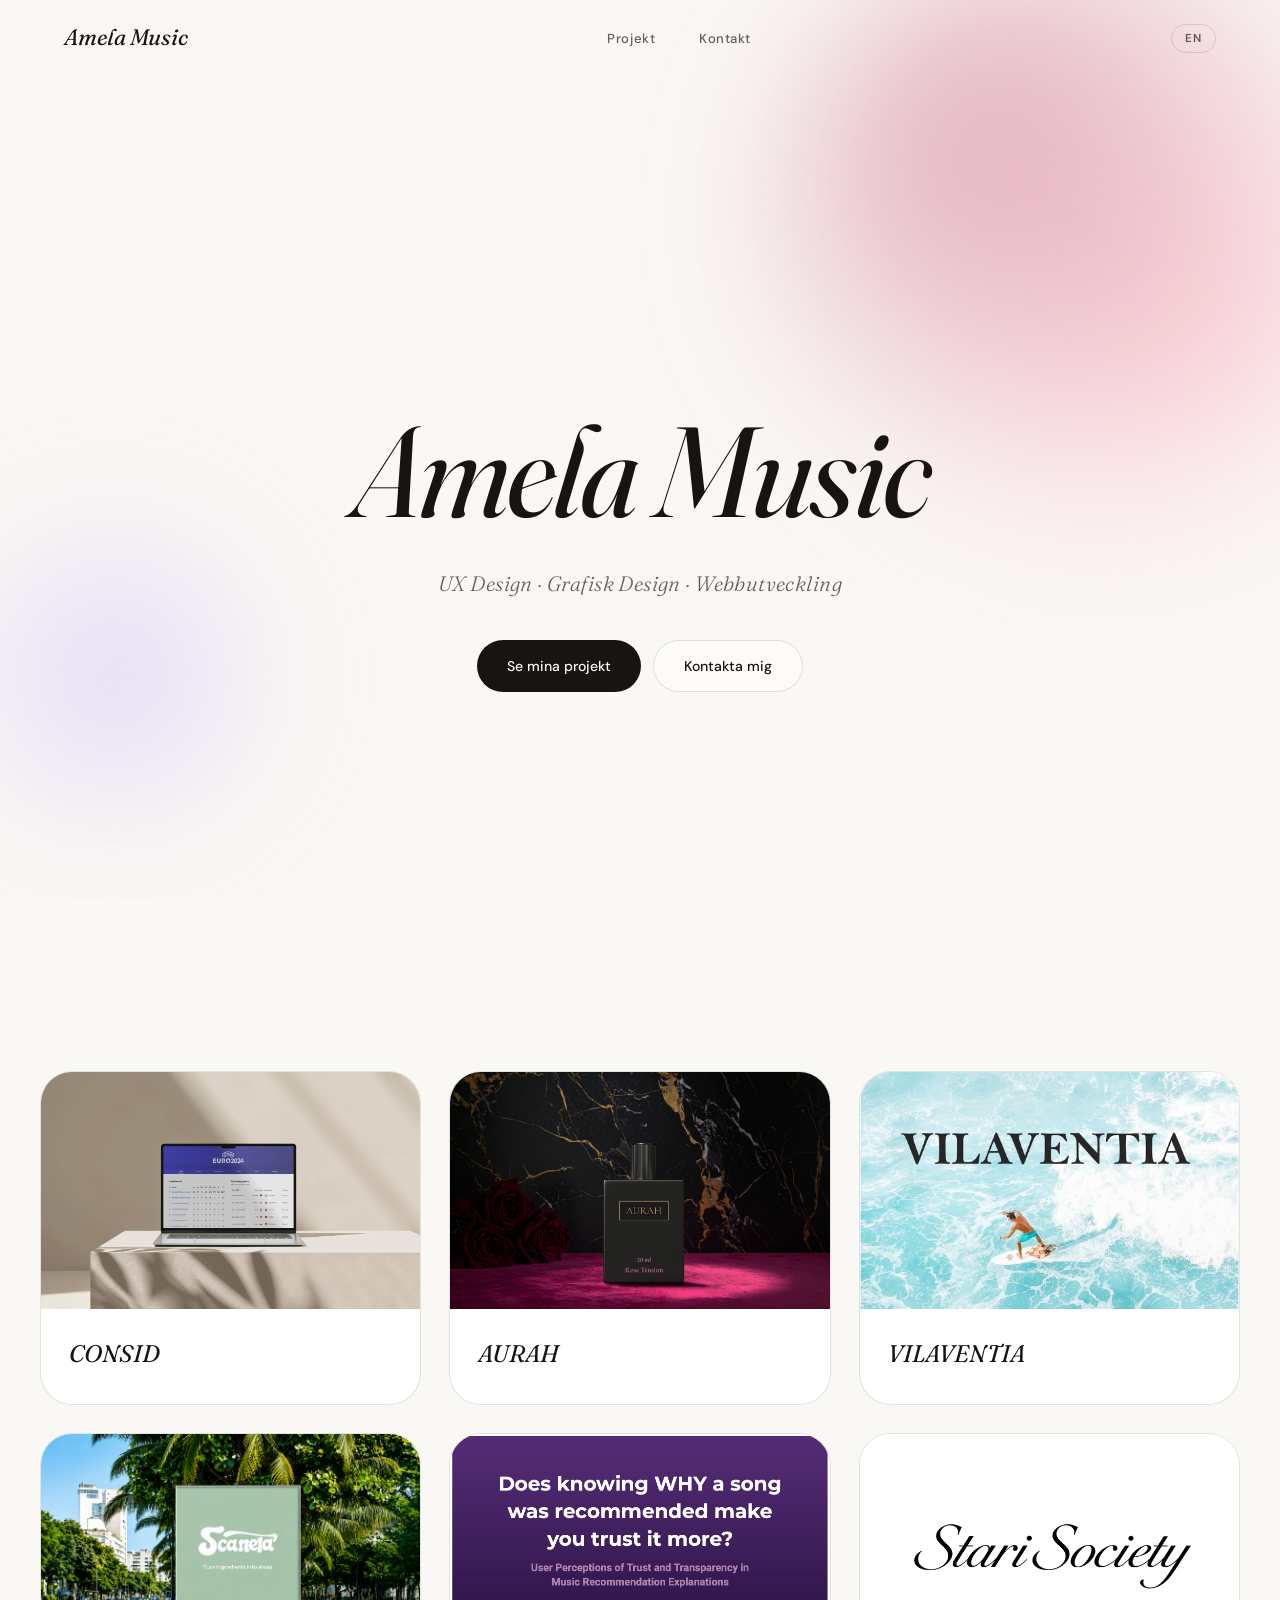
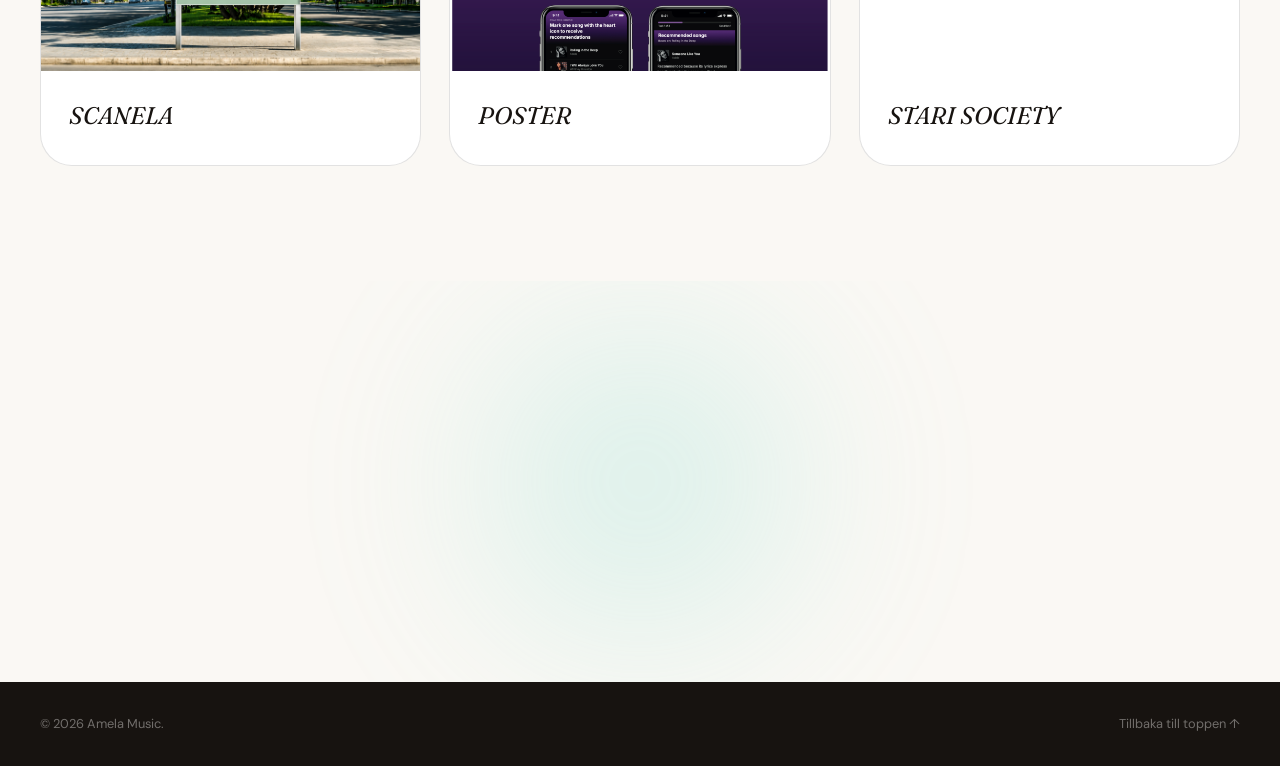
<file: index.html>
<!doctype html>
<html lang="sv">
  <head>
    <meta charset="UTF-8" />
    <meta name="viewport" content="width=device-width, initial-scale=1.0" />
    <title>Portfolio — Amela Music</title>
    <link rel="preconnect" href="https://fonts.googleapis.com" />
    <link rel="preconnect" href="https://fonts.gstatic.com" crossorigin />
    <link
      href="https://fonts.googleapis.com/css2?family=Fraunces:ital,opsz,wght@0,9..144,300;0,9..144,400;1,9..144,300;1,9..144,400;1,9..144,500&family=DM+Sans:opsz,wght@9..40,300;9..40,400;9..40,500&display=swap"
      rel="stylesheet"
    />
    <link rel="stylesheet" href="style.css" />
  </head>
  <body>
    <!-- ───────────────── NAVIGATION ───────────────── -->
    <nav class="nav" id="nav">
      <a href="#hero" class="nav__logo">Amela Music</a>

      <ul class="nav__links" id="navLinks">
        <!-- <li><a href="about.html" class="nav__link">Om mig</a></li> -->
        <li><a href="#projects" class="nav__link">Projekt</a></li>
        <!-- <li><a href="#skills" class="nav__link">Kompetenser</a></li> -->
        <li><a href="#contact" class="nav__link">Kontakt</a></li>
      </ul>

      <button class="nav__lang" id="langToggle" aria-label="Switch language">
        SV
      </button>

      <button
        class="nav__burger"
        id="burger"
        aria-label="Öppna meny"
        aria-expanded="false"
      >
        <span></span><span></span><span></span>
      </button>
    </nav>

    <!-- Mobile overlay -->
    <div class="nav__overlay" id="navOverlay">
  <ul class="nav__links">
    <!-- <li><a href="about.html"          class="nav__link">Om mig</a></li> -->
    <li><a href="index.html#projects" class="nav__link">Projekt</a></li>
    <!-- <li><a href="index.html#skills"   class="nav__link">Kompetenser</a></li> -->
    <li><a href="index.html#contact"  class="nav__link">Kontakt</a></li>
  </ul>
</div>

    <!-- ───────────────── HERO ───────────────── -->
    <section class="hero" id="hero">
      <div class="hero__bg"></div>
      <div class="hero__content" style="text-align: center; display: flex; flex-direction: column; align-items: center;">
<h1 class="hero__title fade-up"><em>Amela Music</em></h1>
<p class="hero__disciplines fade-up">UX Design · Grafisk Design · Webbutveckling</p>
        <div class="hero__cta fade-up">
          <a href="#projects" class="btn btn--primary">Se mina projekt</a>
          <a href="#contact" class="btn btn--ghost">Kontakta mig</a>
        </div>
      </div>
    </section>

    <!-- ───────────────── PROJECTS ───────────────── -->
    <section class="projects section" id="projects">
      <div class="container">
        <div class="section__header fade-up">
          <!-- <span class="section__tag">Projekt</span> -->
          <!-- <h2 class="section__title">Vad jag har byggt</h2> -->
          <!-- <p class="section__desc">
            Ett urval av projekt inom UX, grafisk design och webbutveckling.
          </p> -->
        </div>

        <div class="projects__grid">
          <!-- ── PROJEKT 1 ── -->
          <article class="project-card fade-up" data-category="ux">
            <a href="projects/consid.html" class="project-card__inner">
<div class="project-card__image">              <!-- <div class="project-card__meta">
                  <span class="project-card__year">2024</span>
                </div> -->
                <!-- BYT UT: <img src="images/project-1.jpg" alt="Projektnamn" /> -->
                <div class="project-card__img-placeholder">
                  <img src="images/consid-cover.png" alt="Projektnamn" />
                  <!-- <div class="project-card__img-pattern"></div> -->
                </div>
                <div class="project-card__overlay">
                  <span class="project-card__view">Se projekt →</span>
                </div>
              </div>
              <div class="project-card__body">
                <!-- <span class="project-card__tag">Webbutveckling · UX Design</span> -->
                <h3 class="project-card__title">CONSID</h3>
              </div>
            </a>
          </article>

          <!-- ── PROJEKT 2 ── -->
          <article class="project-card fade-up" data-category="graphic">
            <a href="projects/aurah.html" class="project-card__inner">
              <div
                class="project-card__image"
                style="--ph-hue: 210"
              >
                <!-- <div class="project-card__meta">
                  <span class="project-card__year">2025</span>
                </div> -->
                <div class="project-card__img-placeholder">
                  <img src="images/aurah-cover.png" alt="Projektnamn" />
                  <!-- <div class="project-card__img-pattern"></div> -->
                </div>
                <div class="project-card__overlay">
                  <span class="project-card__view">Se projekt →</span>
                </div>
              </div>
              <div class="project-card__body">
                <!-- <span class="project-card__tag">Grafisk Design</span> -->
                <h3 class="project-card__title">AURAH</h3>
              </div>
            </a>
          </article>

          <!-- ── PROJEKT 3 ── -->
          <article class="project-card fade-up" data-category="web">
            <a href="projects/vilaventia.html" class="project-card__inner">
              <div
                class="project-card__image"
                style="--ph-hue: 340"
              >
                <!-- <div class="project-card__meta">
                  <span class="project-card__year">2023</span>
                </div> -->
                <div class="project-card__img-placeholder">
                  <img src="images/vilaventia-cover1.png" alt="Vilaventia" style="object-position: top;" />
                  <!-- <div class="project-card__img-pattern"></div> -->
                </div>
                <div class="project-card__overlay">
                  <span class="project-card__view">Se projekt →</span>
                </div>
              </div>
              <div class="project-card__body">
                <!-- <span class="project-card__tag">Grafisk design · Marknadsföring</span> -->
                <h3 class="project-card__title">VILAVENTIA</h3>
              </div>
            </a>
          </article>

          <!-- ── PROJEKT 4 ── -->
          <article class="project-card fade-up" data-category="ux">
            <a href="projects/scanela.html" class="project-card__inner">
              <div
                class="project-card__image"
                style="--ph-hue: 160"
              >
                <!-- <div class="project-card__meta">
                  <span class="project-card__year">2026</span>
                </div> -->
                <div class="project-card__img-placeholder">
                  <img src="images/scanela-cover.png" alt="Projektnamn" />
                  <!-- <div class="project-card__img-pattern"></div> -->
                </div>
                <div class="project-card__overlay">
                  <span class="project-card__view">Se projekt →</span>
                </div>
              </div>
              <div class="project-card__body">
                <!-- <span class="project-card__tag">UX Design · Webbutveckling · Marknadsföring </span> -->
                <h3 class="project-card__title">SCANELA</h3>
              </div>
            </a>
          </article>

                    <!-- ── PROJEKT 5 ── -->
          <article class="project-card fade-up" data-category="ux">
            <a href="projects/poster.html" class="project-card__inner">
              <div
                class="project-card__image"
                style="--ph-hue: 160"
              >
                <!-- <div class="project-card__meta">
                  <span class="project-card__year">2026</span>
                </div> -->
<img src="images/poster.png" alt="Poster" style="object-fit: cover; object-position: top; position: absolute; inset: 0; width: 100%; height: 100%; z-index: 1;" />
                <div class="project-card__overlay">
                  <span class="project-card__view">Se projekt →</span>
                </div>
              </div>
              <div class="project-card__body">
                <!-- <span class="project-card__tag">Grafisk design</span> -->
                <h3 class="project-card__title">POSTER</h3>
              </div>
            </a>
          </article>

                    <!-- ── PROJEKT 6 ── -->
          <article class="project-card fade-up" data-category="graphic">
            <a href="projects/starisociety.html" class="project-card__inner">
              <div
                class="project-card__image"
                style="--ph-hue: 45"
              >
                <!-- <div class="project-card__meta">
                  <span class="project-card__year">2026</span>
                </div> -->
                <div class="project-card__img-placeholder">
                  <img class="stari-cover" src="images/starisociety-cover.png" alt="Stari Society" />
                  <!-- <div class="project-card__img-pattern"></div> -->
                </div>
                <div class="project-card__overlay">
                  <span class="project-card__view">Se projekt →</span>
                </div>
              </div>
              <div class="project-card__body">
                <!-- <span class="project-card__tag">Varumärke · Tryckdesign · Shopify</span> -->
                <h3 class="project-card__title">STARI SOCIETY</h3>
              </div>
            </a>
          </article>
        </div>
      </div>
    </section>
    <!-- <section class="skills section" id="skills">
      <div class="container">
        <div class="section__header fade-up">
          <span class="section__tag">Kompetenser</span>
          <h2 class="section__title">Vad jag kan</h2>
        </div>
        <div class="skills__grid">
          <div class="skill-group fade-up">
            <div class="skill-group__icon">
              <svg
                viewBox="0 0 24 24"
                fill="none"
                stroke="currentColor"
                stroke-width="1.5"
              >
                <path
                  d="M9 3H5a2 2 0 0 0-2 2v4m6-6h10a2 2 0 0 1 2 2v4M9 3v18m0 0h10a2 2 0 0 0 2-2V9M9 21H5a2 2 0 0 1-2-2V9m0 0h18"
                />
              </svg>
            </div>
            <h3>UX Design</h3>
            <ul>
              <li>User Research &amp; Intervjuer</li>
              <li>Wireframing &amp; Prototyping</li>
              <li>Usability Testing</li>
              <li>Information Architecture</li>
              <li>Design Systems</li>
              <li>Figma / Adobe XD</li>
            </ul>
          </div>

          <div class="skill-group fade-up">
            <div class="skill-group__icon">
              <svg
                viewBox="0 0 24 24"
                fill="none"
                stroke="currentColor"
                stroke-width="1.5"
              >
                <circle cx="12" cy="12" r="3" />
                <path
                  d="M12 2v3m0 14v3M4.22 4.22l2.12 2.12m11.32 11.32 2.12 2.12M2 12h3m14 0h3M4.22 19.78l2.12-2.12M17.66 6.34l2.12-2.12"
                />
              </svg>
            </div>
            <h3>Grafisk Design</h3>
            <ul>
              <li>Varumärkesutveckling</li>
              <li>Typografi</li>
              <li>Adobe Illustrator</li>
              <li>Adobe Photoshop</li>
              <li>Adobe InDesign</li>
              <li>Print &amp; Digital</li>
            </ul>
          </div>

          <div class="skill-group fade-up">
            <div class="skill-group__icon">
              <svg
                viewBox="0 0 24 24"
                fill="none"
                stroke="currentColor"
                stroke-width="1.5"
              >
                <polyline points="16 18 22 12 16 6" />
                <polyline points="8 6 2 12 8 18" />
              </svg>
            </div>
            <h3>Webbutveckling</h3>
            <ul>
              <li>HTML5 / CSS3</li>
              <li>JavaScript (ES6+)</li>
              <li>[Lägg till ramverk]</li>
              <li>Responsiv design</li>
              <li>Tillgänglighet (WCAG)</li>
              <li>Git &amp; versionshantering</li>
            </ul>
          </div>

        </div>
      </div>
    </section> -->

    <!-- ───────────────── CONTACT ───────────────── -->
    <section class="contact section" id="contact">
      <div class="container">
        <div class="contact__inner fade-up">
          <span class="section__tag">Kontakt</span>
          <!-- <h2 class="section__title">
            Låt oss skapa<br /><em>något bra tillsammans</em>
          </h2>
          <p class="contact__desc">
            Öppen för uppdrag, samarbeten och spännande möjligheter. Hör av dig
            så pratar vi!
          </p> -->
          <div class="contact__links">
            <a href="mailto:amela.music.2000@gmail.com" class="contact__link">
              <svg
                viewBox="0 0 24 24"
                fill="none"
                stroke="currentColor"
                stroke-width="1.5"
              >
                <path
                  d="M4 4h16c1.1 0 2 .9 2 2v12c0 1.1-.9 2-2 2H4c-1.1 0-2-.9-2-2V6c0-1.1.9-2 2-2z"
                />
                <polyline points="22,6 12,13 2,6" />
              </svg>
              email
            </a>
            <a
              href="https://www.linkedin.com/in/musicamela/"
              target="_blank"
              rel="noopener"
              class="contact__link"
            >
              <svg
                viewBox="0 0 24 24"
                fill="none"
                stroke="currentColor"
                stroke-width="1.5"
              >
                <path
                  d="M16 8a6 6 0 0 1 6 6v7h-4v-7a2 2 0 0 0-2-2 2 2 0 0 0-2 2v7h-4v-7a6 6 0 0 1 6-6z"
                />
                <rect x="2" y="9" width="4" height="12" />
                <circle cx="4" cy="4" r="2" />
              </svg>
              LinkedIn
            </a>
            <!-- Lägg till Behance/GitHub/Dribbble vid behov -->
            <!-- <a href="https://behance.net/[ditt-namn]" target="_blank" class="contact__link">Behance</a> -->
          </div>
          <a href="CV.pdf" download class="btn btn--primary">Ladda ner CV</a>
        </div>
      </div>
    </section>

    <!-- ───────────────── FOOTER ───────────────── -->
    <footer class="footer">
      <div class="container">
        <p>
          © <span id="year"></span> Amela Music.
        </p>
        <p class="footer__back"><a href="#hero">Tillbaka till toppen ↑</a></p>
      </div>
    </footer>

    <script src="script.js"></script>
  </body>
</html>
</file>
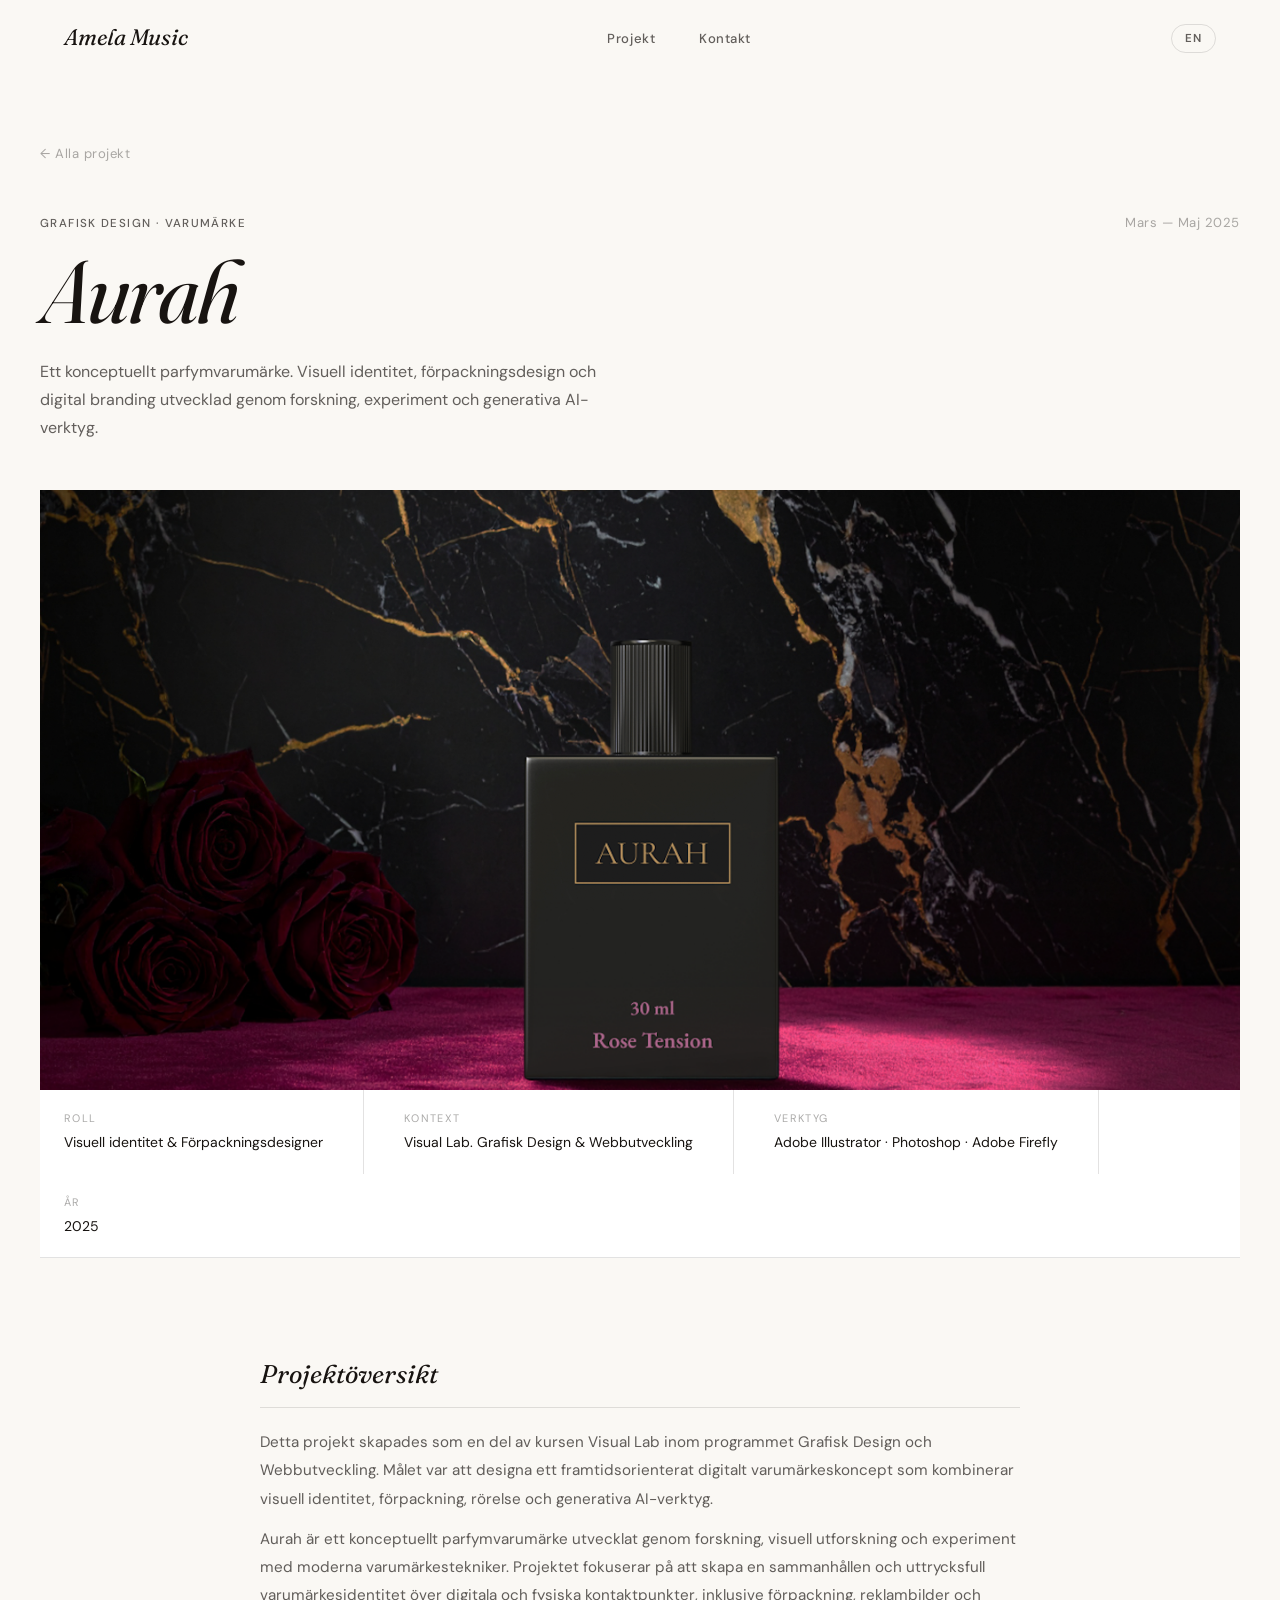
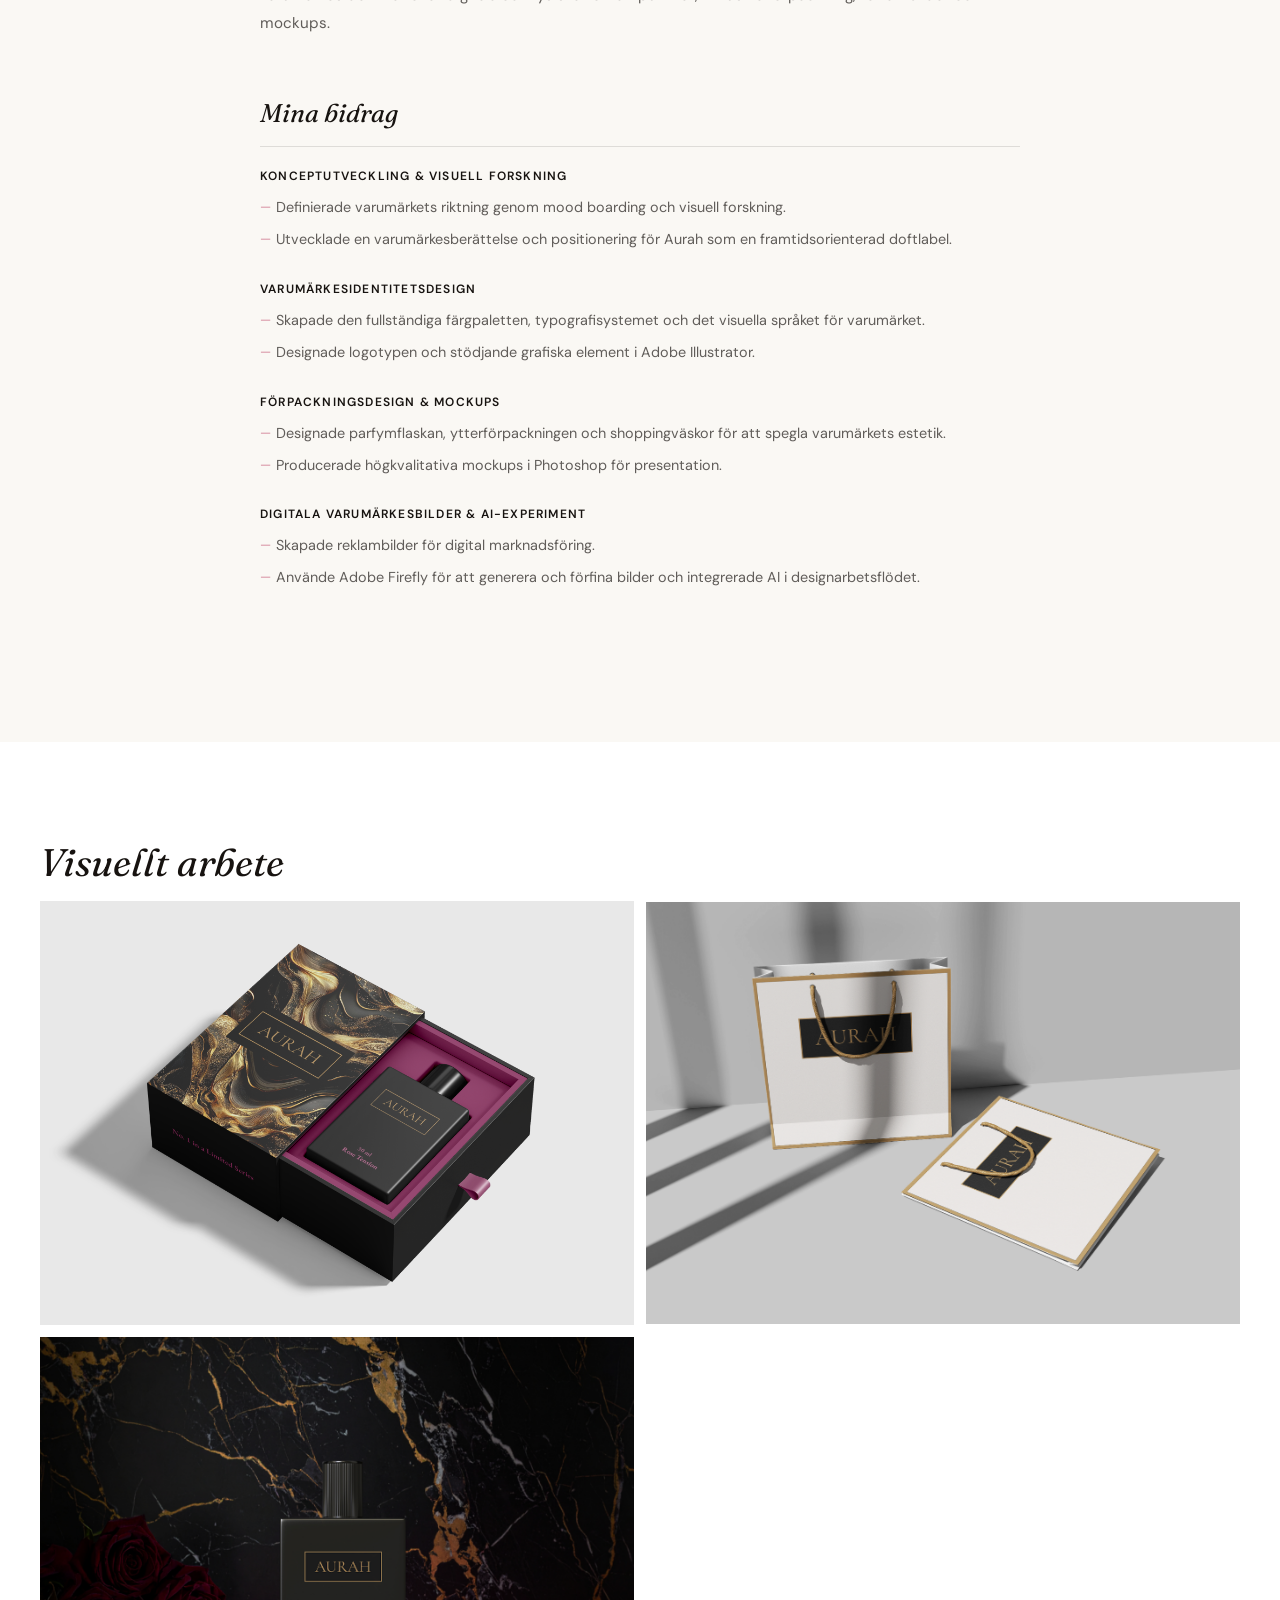
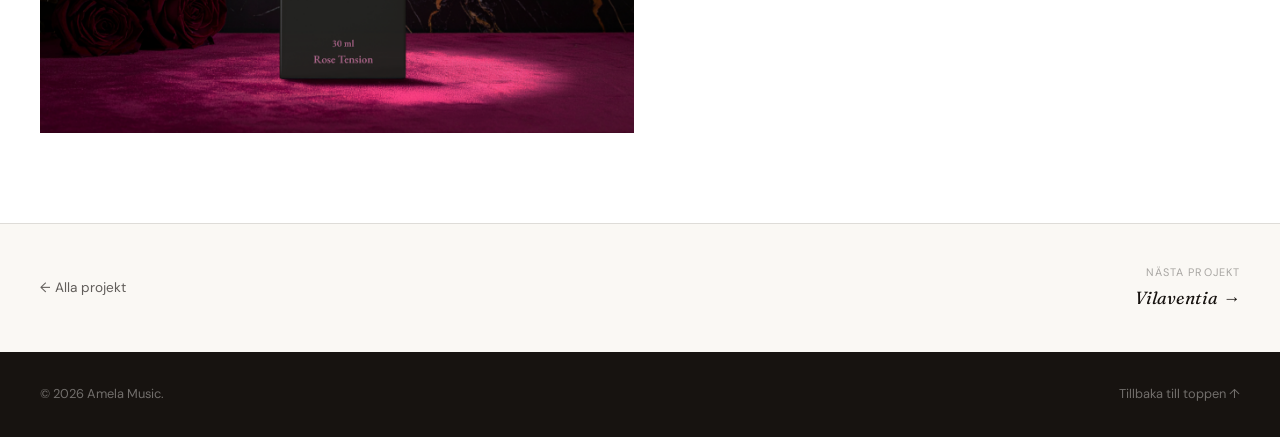
<file: projects/aurah.html>
<!DOCTYPE html>
<html lang="en">
<head>
  <meta charset="UTF-8" />
  <meta name="viewport" content="width=device-width, initial-scale=1.0" />
  <title>Aurah — Amela Music</title>
  <link rel="preconnect" href="https://fonts.googleapis.com" />
  <link rel="preconnect" href="https://fonts.gstatic.com" crossorigin />
  <link href="https://fonts.googleapis.com/css2?family=Fraunces:ital,opsz,wght@0,9..144,300;0,9..144,400;1,9..144,300;1,9..144,400;1,9..144,500&family=DM+Sans:opsz,wght@9..40,300;9..40,400;9..40,500&display=swap" rel="stylesheet" />
  <link rel="stylesheet" href="../style.css" />
  <link rel="stylesheet" href="../project.css" />
</head>
<body>

  <nav class="nav" id="nav">
    <a href="../index.html" class="nav__logo">Amela Music</a>
    <ul class="nav__links">
      <!-- <li><a href="../about.html"          class="nav__link" data-i18n="nav-about">About</a></li> -->
      <li><a href="../index.html#projects" class="nav__link" data-i18n="nav-projects">Projects</a></li>
      <li><a href="../index.html#contact"  class="nav__link" data-i18n="nav-contact">Contact</a></li>
    </ul>
    <button class="nav__lang" id="langToggle" aria-label="Switch language">EN</button>
    <button class="nav__burger" id="burger" aria-label="Open menu" aria-expanded="false">
      <span></span><span></span><span></span>
    </button>
  </nav>
  <div class="nav__overlay" id="navOverlay">
    <ul class="nav__links">
      <!-- <li><a href="../about.html"          class="nav__link" data-i18n="nav-about">About</a></li> -->
      <li><a href="../index.html#projects" class="nav__link" data-i18n="nav-projects">Projects</a></li>
      <li><a href="../index.html#contact"  class="nav__link" data-i18n="nav-contact">Contact</a></li>
    </ul>
  </div>

  <header class="proj-header">
    <div class="container">
      <a href="../index.html#projects" class="proj-back fade-up" data-i18n="back">← Back to projects</a>
      <div class="proj-header__top fade-up">
        <span class="proj-header__tag" data-i18n="tag">Graphic Design · Branding</span>
        <span class="proj-header__date" data-i18n="date">March — May 2025</span>
      </div>
      <h1 class="fade-up">Aurah</h1>
      <p class="proj-header__sub fade-up" data-i18n="sub">
        A conceptual perfume brand. Visual identity, packaging design, and digital branding developed through research, experimentation, and generative AI tools.
      </p>
    </div>
  </header>

  <div class="proj-cover">
    <div class="proj-cover__img">
      <img src="../images/aurah-cover.png" alt="Aurah brand" />
    </div>
  </div>

  <div class="proj-meta">
    <div class="container">
      <div class="proj-meta__inner">
        <div class="proj-meta__item">
          <span class="proj-meta__label" data-i18n="meta-role-label">Role</span>
          <span class="proj-meta__value" data-i18n="meta-role">Visual Identity & Packaging Designer</span>
        </div>
        <div class="proj-meta__item">
          <span class="proj-meta__label" data-i18n="meta-context-label">Context</span>
          <span class="proj-meta__value" data-i18n="meta-context">Visual Lab. Graphic Design & Web Development</span>
        </div>
        <div class="proj-meta__item">
          <span class="proj-meta__label" data-i18n="meta-tools-label">Tools</span>
          <span class="proj-meta__value">Adobe Illustrator · Photoshop · Adobe Firefly</span>
        </div>
        <div class="proj-meta__item">
          <span class="proj-meta__label" data-i18n="meta-year-label">Year</span>
          <span class="proj-meta__value">2025</span>
        </div>
      </div>
    </div>
  </div>

  <main class="proj-body">
    <div class="container">

      <section class="proj-section fade-up">
        <h2 data-i18n="overview-title">Project Overview</h2>
        <p data-i18n="overview-p1">
          This project was created as part of the course Visual Lab within the Graphic Design and Web Development program. The objective was to design a future-oriented digital branding concept that combines visual identity, packaging, motion, and generative AI tools.
        </p>
        <p data-i18n="overview-p2">
          Aurah is a conceptual perfume brand developed through research, visual exploration, and experimentation with modern branding techniques. The project focuses on creating a cohesive and expressive brand identity across digital and physical touchpoints, including packaging, promotional visuals, and mockups.
        </p>
      </section>

      <section class="proj-section fade-up">
        <h2 data-i18n="contrib-title">My Contributions</h2>

        <div class="proj-contribution">
          <h3 data-i18n="c1-title">Concept Development & Visual Research</h3>
          <ul>
            <li data-i18n="c1-1">Defined the brand direction through mood boarding and visual research.</li>
            <li data-i18n="c1-2">Developed a brand story and positioning for Aurah as a future-oriented fragrance label.</li>
          </ul>
        </div>

        <div class="proj-contribution">
          <h3 data-i18n="c2-title">Brand Identity Design</h3>
          <ul>
            <li data-i18n="c2-1">Created the full color palette, typography system, and visual language for the brand.</li>
            <li data-i18n="c2-2">Designed the logotype and supporting graphic elements in Adobe Illustrator.</li>
          </ul>
        </div>

        <div class="proj-contribution">
          <h3 data-i18n="c3-title">Packaging Design & Mockups</h3>
          <ul>
            <li data-i18n="c3-1">Designed the perfume bottle, outer box, and shopping bags to reflect the brand aesthetic.</li>
            <li data-i18n="c3-2">Produced high-fidelity mockups in Photoshop for presentation.</li>
          </ul>
        </div>

        <div class="proj-contribution">
          <h3 data-i18n="c4-title">Digital Brand Visuals & AI Experimentation</h3>
          <ul>
            <li data-i18n="c4-1">Created promotional visuals for digital marketing use.</li>
            <li data-i18n="c4-2">Used Adobe Firefly to generate and refine imagery, integrating AI into the design workflow.</li>
          </ul>
        </div>

      </section>
    </div>
  </main>

  <section class="proj-gallery">
    <div class="container">
      <h2 class="fade-up" data-i18n="gallery-title">Visual Work</h2>
      <div class="proj-gallery__grid fade-up">
        <div class="proj-img"><img src="../images/aurah-package.png" alt="Bottle packaging" /></div>
        <div class="proj-img"><img src="../images/aurah-bag.png" alt="Box and bag mockups" /></div>
                <div class="proj-img"><img src="../images/aurah-cover.png" alt="Logo and identity" /></div>

      </div>
    </div>
  </section>

  <div class="proj-footer-nav">
    <div class="container">
      <a href="../index.html#projects" class="proj-nav-back" data-i18n="back">← All projects</a>
      <a href="vilaventia.html" class="proj-nav-next">
        <span data-i18n="next-label">Next project</span>
        <strong>Vilaventia →</strong>
      </a>
    </div>
  </div>

  <footer class="footer">
    <div class="container">
      <p>© <span id="year"></span> Amela Music.</p>
      <p class="footer__back"><a href="#" data-i18n="footer-back">Back to top ↑</a></p>
    </div>
  </footer>

  <script>window.__projectPage = true;</script>
  <script src="../script.js"></script>
  <script>
    document.getElementById('year').textContent = new Date().getFullYear();

    const t = {
      en: {
        "nav-about": "",
        "nav-projects": "Projects",
        "nav-contact": "Contact",
        "back": "← All projects",
        "tag": "Graphic Design · Branding",
        "date": "March — May 2025",
        "sub": "A conceptual perfume brand. Visual identity, packaging design, and digital branding developed through research, experimentation, and generative AI tools.",
        "meta-role-label": "Role",
        "meta-role": "Visual Identity & Packaging Designer",
        "meta-context-label": "Context",
        "meta-context": "Visual Lab. Graphic Design & Web Development",
        "meta-tools-label": "Tools",
        "meta-year-label": "Year",
        "overview-title": "Project Overview",
        "overview-p1": "This project was created as part of the course Visual Lab within the Graphic Design and Web Development program. The objective was to design a future-oriented digital branding concept that combines visual identity, packaging, motion, and generative AI tools.",
        "overview-p2": "Aurah is a conceptual perfume brand developed through research, visual exploration, and experimentation with modern branding techniques. The project focuses on creating a cohesive and expressive brand identity across digital and physical touchpoints, including packaging, promotional visuals, and mockups.",
        "contrib-title": "My Contributions",
        "c1-title": "Concept Development & Visual Research",
        "c1-1": "Defined the brand direction through mood boarding and visual research.",
        "c1-2": "Developed a brand story and positioning for Aurah as a future-oriented fragrance label.",
        "c2-title": "Brand Identity Design",
        "c2-1": "Created the full color palette, typography system, and visual language for the brand.",
        "c2-2": "Designed the logotype and supporting graphic elements in Adobe Illustrator.",
        "c3-title": "Packaging Design & Mockups",
        "c3-1": "Designed the perfume bottle, outer box, and shopping bags to reflect the brand aesthetic.",
        "c3-2": "Produced high-fidelity mockups in Photoshop for presentation.",
        "c4-title": "Digital Brand Visuals & AI Experimentation",
        "c4-1": "Created promotional visuals for digital marketing use.",
        "c4-2": "Used Adobe Firefly to generate and refine imagery, integrating AI into the design workflow.",
        "gallery-title": "Visual Work",
        "next-label": "Next project",
        "footer-text": "",
        "footer-back": "Back to top ↑"
      },
      sv: {
        "nav-about": "",
        "nav-projects": "Projekt",
        "nav-contact": "Kontakt",
        "back": "← Alla projekt",
        "tag": "Grafisk Design · Varumärke",
        "date": "Mars — Maj 2025",
        "sub": "Ett konceptuellt parfymvarumärke. Visuell identitet, förpackningsdesign och digital branding utvecklad genom forskning, experiment och generativa AI-verktyg.",
        "meta-role-label": "Roll",
        "meta-role": "Visuell identitet & Förpackningsdesigner",
        "meta-context-label": "Kontext",
        "meta-context": "Visual Lab. Grafisk Design & Webbutveckling",
        "meta-tools-label": "Verktyg",
        "meta-year-label": "År",
        "overview-title": "Projektöversikt",
        "overview-p1": "Detta projekt skapades som en del av kursen Visual Lab inom programmet Grafisk Design och Webbutveckling. Målet var att designa ett framtidsorienterat digitalt varumärkeskoncept som kombinerar visuell identitet, förpackning, rörelse och generativa AI-verktyg.",
        "overview-p2": "Aurah är ett konceptuellt parfymvarumärke utvecklat genom forskning, visuell utforskning och experiment med moderna varumärkestekniker. Projektet fokuserar på att skapa en sammanhållen och uttrycksfull varumärkesidentitet över digitala och fysiska kontaktpunkter, inklusive förpackning, reklambilder och mockups.",
        "contrib-title": "Mina bidrag",
        "c1-title": "Konceptutveckling & Visuell forskning",
        "c1-1": "Definierade varumärkets riktning genom mood boarding och visuell forskning.",
        "c1-2": "Utvecklade en varumärkesberättelse och positionering för Aurah som en framtidsorienterad doftlabel.",
        "c2-title": "Varumärkesidentitetsdesign",
        "c2-1": "Skapade den fullständiga färgpaletten, typografisystemet och det visuella språket för varumärket.",
        "c2-2": "Designade logotypen och stödjande grafiska element i Adobe Illustrator.",
        "c3-title": "Förpackningsdesign & Mockups",
        "c3-1": "Designade parfymflaskan, ytterförpackningen och shoppingväskor för att spegla varumärkets estetik.",
        "c3-2": "Producerade högkvalitativa mockups i Photoshop för presentation.",
        "c4-title": "Digitala varumärkesbilder & AI-experiment",
        "c4-1": "Skapade reklambilder för digital marknadsföring.",
        "c4-2": "Använde Adobe Firefly för att generera och förfina bilder och integrerade AI i designarbetsflödet.",
        "gallery-title": "Visuellt arbete",
        "next-label": "Nästa projekt",
        "footer-text": "",
        "footer-back": "Tillbaka till toppen ↑"
      }
    };

    function applyLang(lang) {
      document.querySelectorAll('[data-i18n]').forEach(el => {
        const key = el.getAttribute('data-i18n');
        if (t[lang][key]) el.textContent = t[lang][key];
      });
      document.getElementById('langToggle').textContent = lang === 'sv' ? 'EN' : 'SV';
      localStorage.setItem('lang', lang);
    }

    applyLang(localStorage.getItem('lang') || 'en');

    document.getElementById('langToggle')?.addEventListener('click', () => {
      applyLang(localStorage.getItem('lang') === 'sv' ? 'en' : 'sv');
    });
  </script>

</body>
</html>
</file>
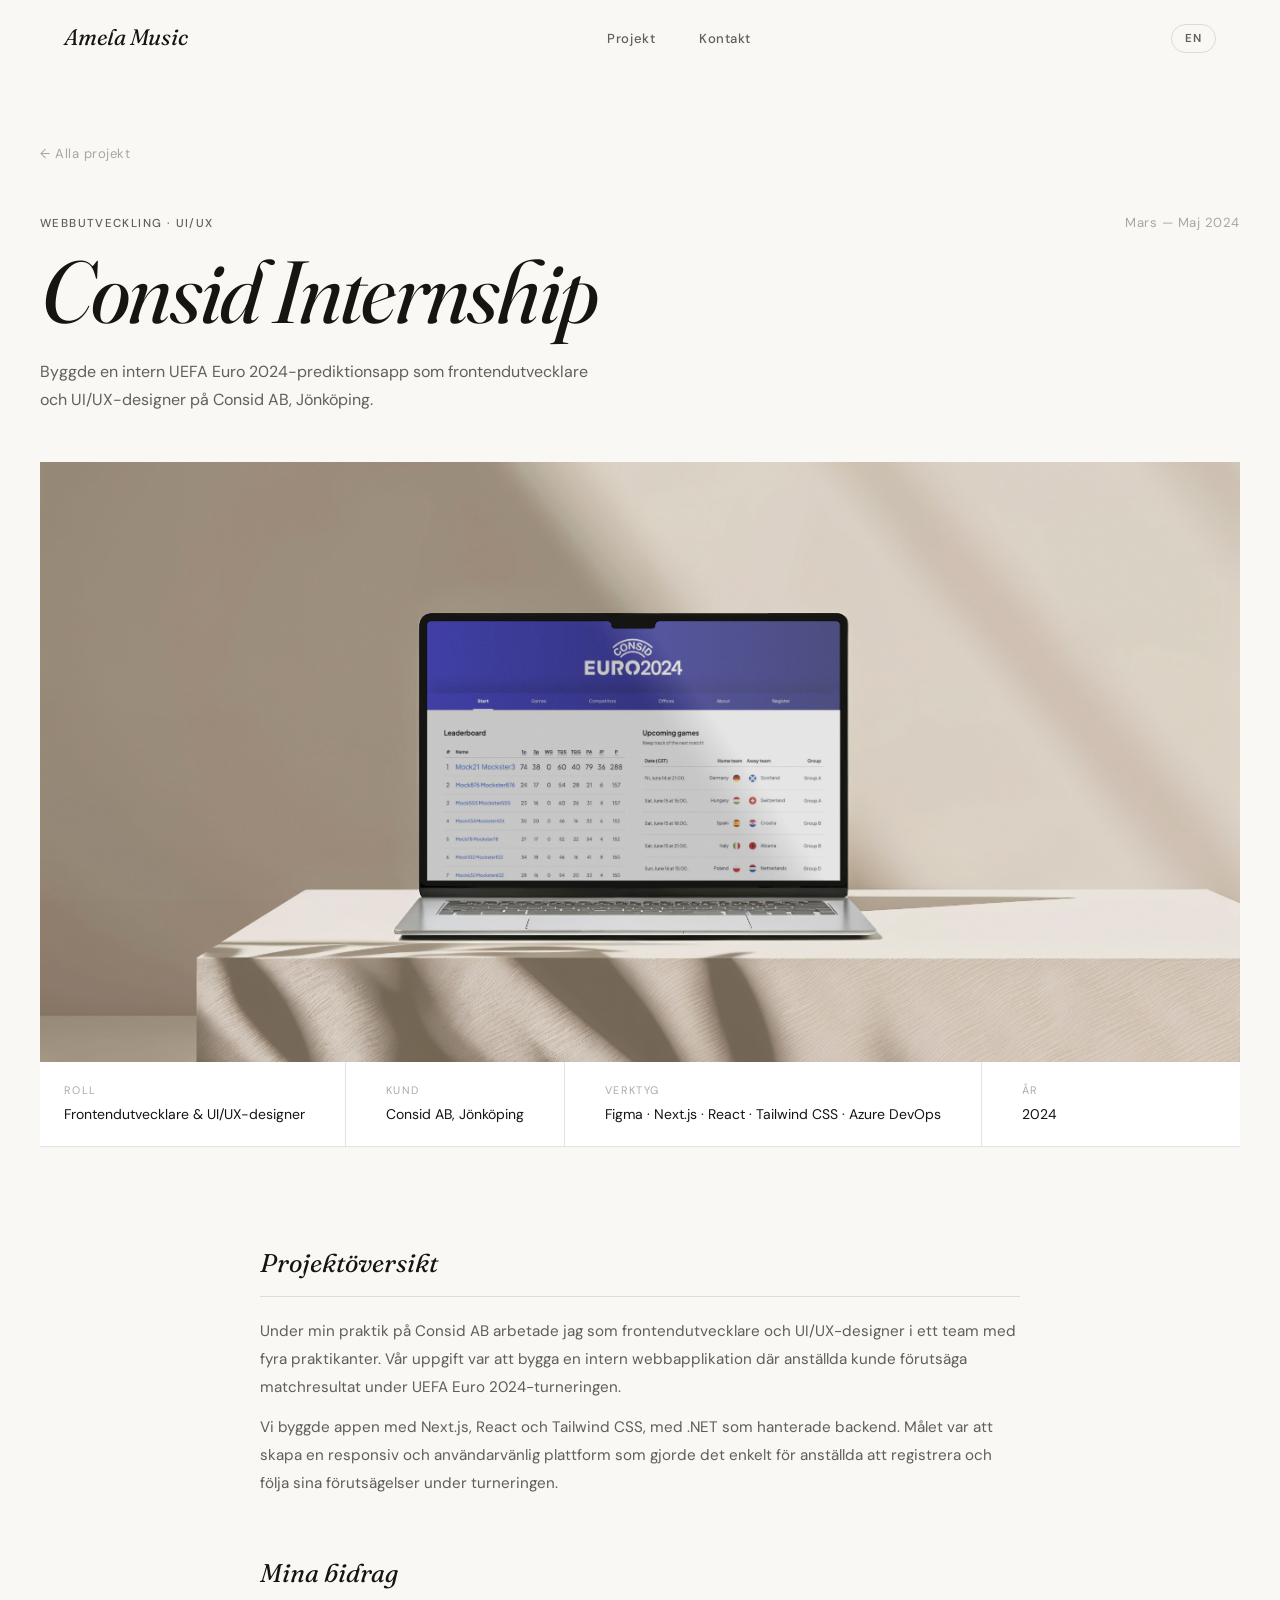
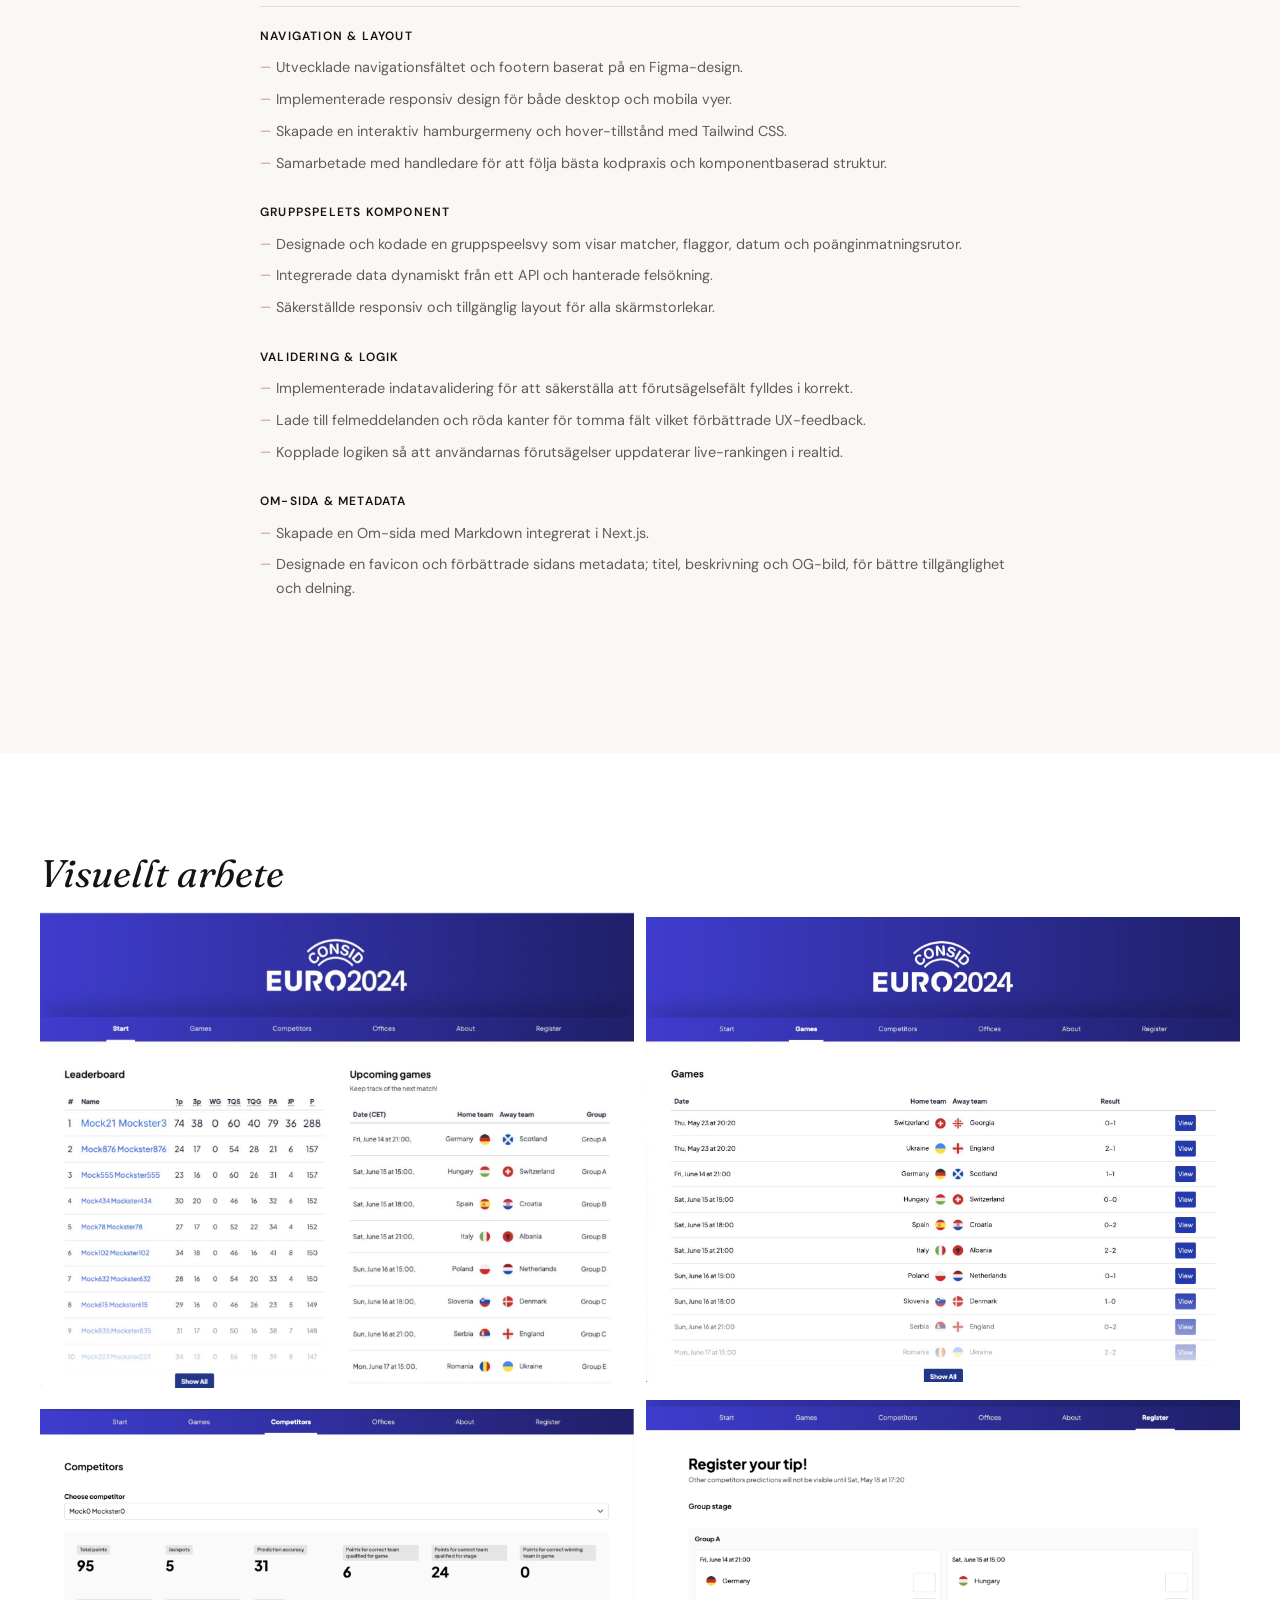
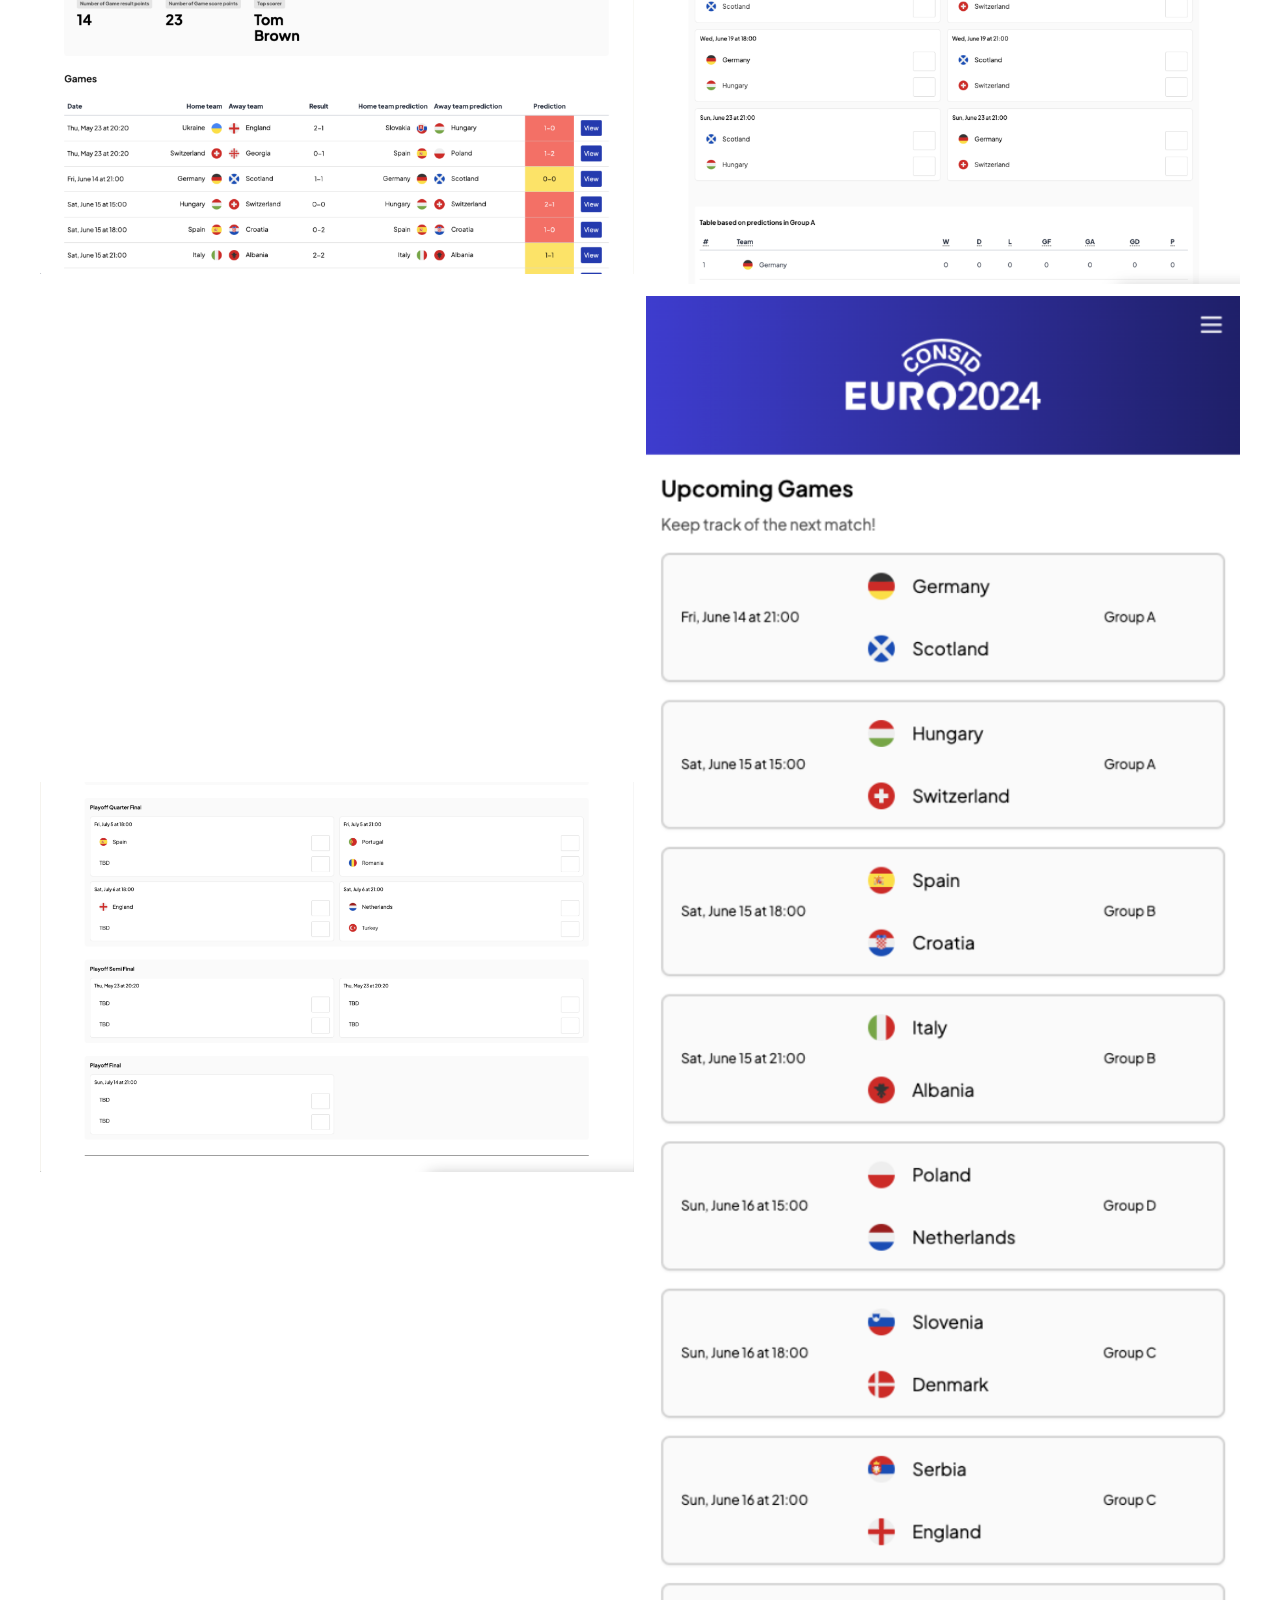
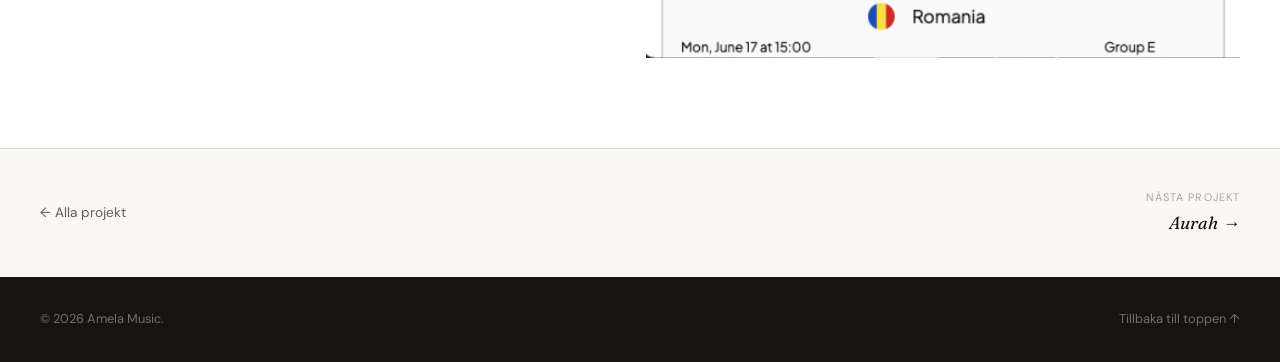
<file: projects/consid.html>
<!DOCTYPE html>
<html lang="en">
<head>
  <meta charset="UTF-8" />
  <meta name="viewport" content="width=device-width, initial-scale=1.0" />
  <title>Consid Internship — Amela Music</title>
  <link rel="preconnect" href="https://fonts.googleapis.com" />
  <link rel="preconnect" href="https://fonts.gstatic.com" crossorigin />
  <link href="https://fonts.googleapis.com/css2?family=Fraunces:ital,opsz,wght@0,9..144,300;0,9..144,400;1,9..144,300;1,9..144,400;1,9..144,500&family=DM+Sans:opsz,wght@9..40,300;9..40,400;9..40,500&display=swap" rel="stylesheet" />
  <link rel="stylesheet" href="../style.css" />
  <link rel="stylesheet" href="../project.css" />
</head>
<body>

  <nav class="nav" id="nav">
    <a href="../index.html" class="nav__logo">Amela Music</a>
    <ul class="nav__links">
      <!-- <li><a href="../about.html"          class="nav__link" data-i18n="nav-about">About</a></li> -->
      <li><a href="../index.html#projects" class="nav__link" data-i18n="nav-projects">Projects</a></li>
      <li><a href="../index.html#contact"  class="nav__link" data-i18n="nav-contact">Contact</a></li>
    </ul>
    <button class="nav__lang" id="langToggle" aria-label="Switch language">EN</button>
    <button class="nav__burger" id="burger" aria-label="Open menu" aria-expanded="false">
      <span></span><span></span><span></span>
    </button>
  </nav>
  <div class="nav__overlay" id="navOverlay">
    <ul class="nav__links">
      <!-- <li><a href="../about.html"          class="nav__link" data-i18n="nav-about">About</a></li> -->
      <li><a href="../index.html#projects" class="nav__link" data-i18n="nav-projects">Projects</a></li>
      <li><a href="../index.html#contact"  class="nav__link" data-i18n="nav-contact">Contact</a></li>
    </ul>
  </div>

  <header class="proj-header">
    <div class="container">
      <a href="../index.html#projects" class="proj-back fade-up" data-i18n="back">← Back to projects</a>
      <div class="proj-header__top fade-up">
        <span class="proj-header__tag" data-i18n="tag">Web Development · UI/UX</span>
        <span class="proj-header__date" data-i18n="date">March — May 2024</span>
      </div>
      <h1 class="fade-up">Consid Internship</h1>
      <p class="proj-header__sub fade-up" data-i18n="sub">
        Built an internal UEFA Euro 2024 prediction app as a frontend developer and UI/UX designer at Consid AB, Jönköping.
      </p>
    </div>
  </header>

  <div class="proj-cover">
    <div class="proj-cover__img">
      <img src="../images/consid-cover.png" alt="Consid app" />
    </div>
  </div>

  <div class="proj-meta">
    <div class="container">
      <div class="proj-meta__inner">
        <div class="proj-meta__item">
          <span class="proj-meta__label" data-i18n="meta-role-label">Role</span>
          <span class="proj-meta__value" data-i18n="meta-role">Frontend Developer & UI/UX Designer</span>
        </div>
        <div class="proj-meta__item">
          <span class="proj-meta__label" data-i18n="meta-client-label">Client</span>
          <span class="proj-meta__value">Consid AB, Jönköping</span>
        </div>
        <div class="proj-meta__item">
          <span class="proj-meta__label" data-i18n="meta-tools-label">Tools</span>
          <span class="proj-meta__value">Figma · Next.js · React · Tailwind CSS · Azure DevOps</span>
        </div>
        <div class="proj-meta__item">
          <span class="proj-meta__label" data-i18n="meta-year-label">Year</span>
          <span class="proj-meta__value">2024</span>
        </div>
      </div>
    </div>
  </div>

  <main class="proj-body">
    <div class="container">

      <section class="proj-section fade-up">
        <h2 data-i18n="overview-title">Project Overview</h2>
        <p data-i18n="overview-p1">
          During my internship at Consid AB I worked as a Frontend Developer and UI/UX Designer in a team of four interns. Our task was to build an internal web application where employees could predict match results during the UEFA Euro 2024 tournament.
        </p>
        <p data-i18n="overview-p2">
          We built the app using Next.js, React, and Tailwind CSS, with .NET handling the backend. The goal was to create a responsive and user-friendly platform that made it easy for employees to register and track their predictions throughout the tournament.
        </p>
      </section>

      <section class="proj-section fade-up">
        <h2 data-i18n="contrib-title">My Contributions</h2>

        <div class="proj-contribution">
          <h3 data-i18n="c1-title">Navigation & Layout</h3>
          <ul>
            <li data-i18n="c1-1">Developed the navigation bar and footer based on a Figma design.</li>
            <li data-i18n="c1-2">Implemented responsive design for both desktop and mobile views.</li>
            <li data-i18n="c1-3">Created an interactive hamburger menu and hover states with Tailwind CSS.</li>
            <li data-i18n="c1-4">Collaborated with supervisors to follow best coding practices and component-based structure.</li>
          </ul>
        </div>

        <div class="proj-contribution">
          <h3 data-i18n="c2-title">Group Stage Component</h3>
          <ul>
            <li data-i18n="c2-1">Designed and coded a group stage view displaying matches, flags, dates, and score input boxes.</li>
            <li data-i18n="c2-2">Integrated data dynamically from an API and handled error debugging.</li>
            <li data-i18n="c2-3">Ensured a responsive and accessible layout for all screen sizes.</li>
          </ul>
        </div>

        <div class="proj-contribution">
          <h3 data-i18n="c3-title">Validation & Logic</h3>
          <ul>
            <li data-i18n="c3-1">Implemented input validation to ensure prediction fields were filled correctly.</li>
            <li data-i18n="c3-2">Added error messages and red borders for empty fields, improving UX feedback.</li>
            <li data-i18n="c3-3">Connected the logic so that user predictions update the live standings table in real time.</li>
          </ul>
        </div>

        <div class="proj-contribution">
          <h3 data-i18n="c4-title">About Page & Metadata</h3>
          <ul>
            <li data-i18n="c4-1">Created an About page using Markdown integrated into Next.js.</li>
            <li data-i18n="c4-2">Designed a favicon and improved page metadata; title, description, and OG image, for better accessibility and sharing.</li>
          </ul>
        </div>

      </section>
    </div>
  </main>

  <section class="proj-gallery">
    <div class="container">
      <h2 class="fade-up" data-i18n="gallery-title">Visual Work</h2>
      <div class="proj-gallery__grid fade-up">
        <div class="proj-img"><img src="../images/consid-start.png" alt="Home view" /></div>
        <div class="proj-img"><img src="../images/consid-games.png" alt="Games view" /></div>
        <div class="proj-img"><img src="../images/consid-competitors.png" alt="Competitors view" /></div>
        <div class="proj-img"><img src="../images/consid-register-1.png" alt="Register page" /></div>
        <div class="proj-img"><img src="../images/consid-register-2.png" alt="Register page 2" /></div>
        <div class="proj-img"><img src="../images/consid-mobile.png" alt="Mobile view" /></div>
      </div>
    </div>
  </section>

  <div class="proj-footer-nav">
    <div class="container">
      <a href="../index.html#projects" class="proj-nav-back" data-i18n="back">← All projects</a>
      <a href="aurah.html" class="proj-nav-next">
        <span data-i18n="next-label">Next project</span>
        <strong>Aurah →</strong>
      </a>
    </div>
  </div>

  <footer class="footer">
    <div class="container">
      <p>© <span id="year"></span> Amela Music.</p>
      <p class="footer__back"><a href="#" data-i18n="footer-back">Back to top ↑</a></p>
    </div>
  </footer>

<script>window.__projectPage = true;</script>
<script src="../script.js"></script>
<script>
  document.getElementById('year').textContent = new Date().getFullYear();

    const t = {
      en: {
        "nav-about": "",
        "nav-projects": "Projects",
        "nav-contact": "Contact",
        "back": "← All projects",
        "tag": "Web Development · UI/UX",
        "date": "March — May 2024",
        "sub": "Built an internal UEFA Euro 2024 prediction app as a frontend developer and UI/UX designer at Consid AB, Jönköping.",
        "meta-role-label": "Role",
        "meta-role": "Frontend Developer & UI/UX Designer",
        "meta-client-label": "Client",
        "meta-tools-label": "Tools",
        "meta-year-label": "Year",
        "overview-title": "Project Overview",
        "overview-p1": "During my internship at Consid AB I worked as a Frontend Developer and UI/UX Designer in a team of four interns. Our task was to build an internal web application where employees could predict match results during the UEFA Euro 2024 tournament.",
        "overview-p2": "We built the app using Next.js, React, and Tailwind CSS, with .NET handling the backend. The goal was to create a responsive and user-friendly platform that made it easy for employees to register and track their predictions throughout the tournament.",
        "contrib-title": "My Contributions",
        "c1-title": "Navigation & Layout",
        "c1-1": "Developed the navigation bar and footer based on a Figma design.",
        "c1-2": "Implemented responsive design for both desktop and mobile views.",
        "c1-3": "Created an interactive hamburger menu and hover states with Tailwind CSS.",
        "c1-4": "Collaborated with supervisors to follow best coding practices and component-based structure.",
        "c2-title": "Group Stage Component",
        "c2-1": "Designed and coded a group stage view displaying matches, flags, dates, and score input boxes.",
        "c2-2": "Integrated data dynamically from an API and handled error debugging.",
        "c2-3": "Ensured a responsive and accessible layout for all screen sizes.",
        "c3-title": "Validation & Logic",
        "c3-1": "Implemented input validation to ensure prediction fields were filled correctly.",
        "c3-2": "Added error messages and red borders for empty fields, improving UX feedback.",
        "c3-3": "Connected the logic so that user predictions update the live standings table in real time.",
        "c4-title": "About Page & Metadata",
        "c4-1": "Created an About page using Markdown integrated into Next.js.",
        "c4-2": "Designed a favicon and improved page metadata; title, description, and OG image, for better accessibility and sharing.",
        "gallery-title": "Visual Work",
        "next-label": "Next project",
        "footer-text": "",
        "footer-back": "Back to top ↑"
      },
      sv: {
        "nav-about": "",
        "nav-projects": "Projekt",
        "nav-contact": "Kontakt",
        "back": "← Alla projekt",
        "tag": "Webbutveckling · UI/UX",
        "date": "Mars — Maj 2024",
        "sub": "Byggde en intern UEFA Euro 2024-prediktionsapp som frontendutvecklare och UI/UX-designer på Consid AB, Jönköping.",
        "meta-role-label": "Roll",
        "meta-role": "Frontendutvecklare & UI/UX-designer",
        "meta-client-label": "Kund",
        "meta-tools-label": "Verktyg",
        "meta-year-label": "År",
        "overview-title": "Projektöversikt",
        "overview-p1": "Under min praktik på Consid AB arbetade jag som frontendutvecklare och UI/UX-designer i ett team med fyra praktikanter. Vår uppgift var att bygga en intern webbapplikation där anställda kunde förutsäga matchresultat under UEFA Euro 2024-turneringen.",
        "overview-p2": "Vi byggde appen med Next.js, React och Tailwind CSS, med .NET som hanterade backend. Målet var att skapa en responsiv och användarvänlig plattform som gjorde det enkelt för anställda att registrera och följa sina förutsägelser under turneringen.",
        "contrib-title": "Mina bidrag",
        "c1-title": "Navigation & Layout",
        "c1-1": "Utvecklade navigationsfältet och footern baserat på en Figma-design.",
        "c1-2": "Implementerade responsiv design för både desktop och mobila vyer.",
        "c1-3": "Skapade en interaktiv hamburgermeny och hover-tillstånd med Tailwind CSS.",
        "c1-4": "Samarbetade med handledare för att följa bästa kodpraxis och komponentbaserad struktur.",
        "c2-title": "Gruppspelets komponent",
        "c2-1": "Designade och kodade en gruppspeelsvy som visar matcher, flaggor, datum och poänginmatningsrutor.",
        "c2-2": "Integrerade data dynamiskt från ett API och hanterade felsökning.",
        "c2-3": "Säkerställde responsiv och tillgänglig layout för alla skärmstorlekar.",
        "c3-title": "Validering & Logik",
        "c3-1": "Implementerade indatavalidering för att säkerställa att förutsägelsefält fylldes i korrekt.",
        "c3-2": "Lade till felmeddelanden och röda kanter för tomma fält vilket förbättrade UX-feedback.",
        "c3-3": "Kopplade logiken så att användarnas förutsägelser uppdaterar live-rankingen i realtid.",
        "c4-title": "Om-sida & Metadata",
        "c4-1": "Skapade en Om-sida med Markdown integrerat i Next.js.",
        "c4-2": "Designade en favicon och förbättrade sidans metadata; titel, beskrivning och OG-bild, för bättre tillgänglighet och delning.",
        "gallery-title": "Visuellt arbete",
        "next-label": "Nästa projekt",
        "footer-text": "",
        "footer-back": "Tillbaka till toppen ↑"
      }
    };

    function applyLang(lang) {
      document.querySelectorAll('[data-i18n]').forEach(el => {
        const key = el.getAttribute('data-i18n');
        if (t[lang][key]) el.textContent = t[lang][key];
      });
      document.getElementById('langToggle').textContent = lang === 'sv' ? 'EN' : 'SV';
      localStorage.setItem('lang', lang);
    }

    applyLang(localStorage.getItem('lang') || 'en');
    // Stoppa script.js från att skriva över
window.__projectPage = true;

    document.getElementById('langToggle')?.addEventListener('click', () => {
      applyLang(localStorage.getItem('lang') === 'sv' ? 'en' : 'sv');
    });
  </script>

</body>
</html>
</file>
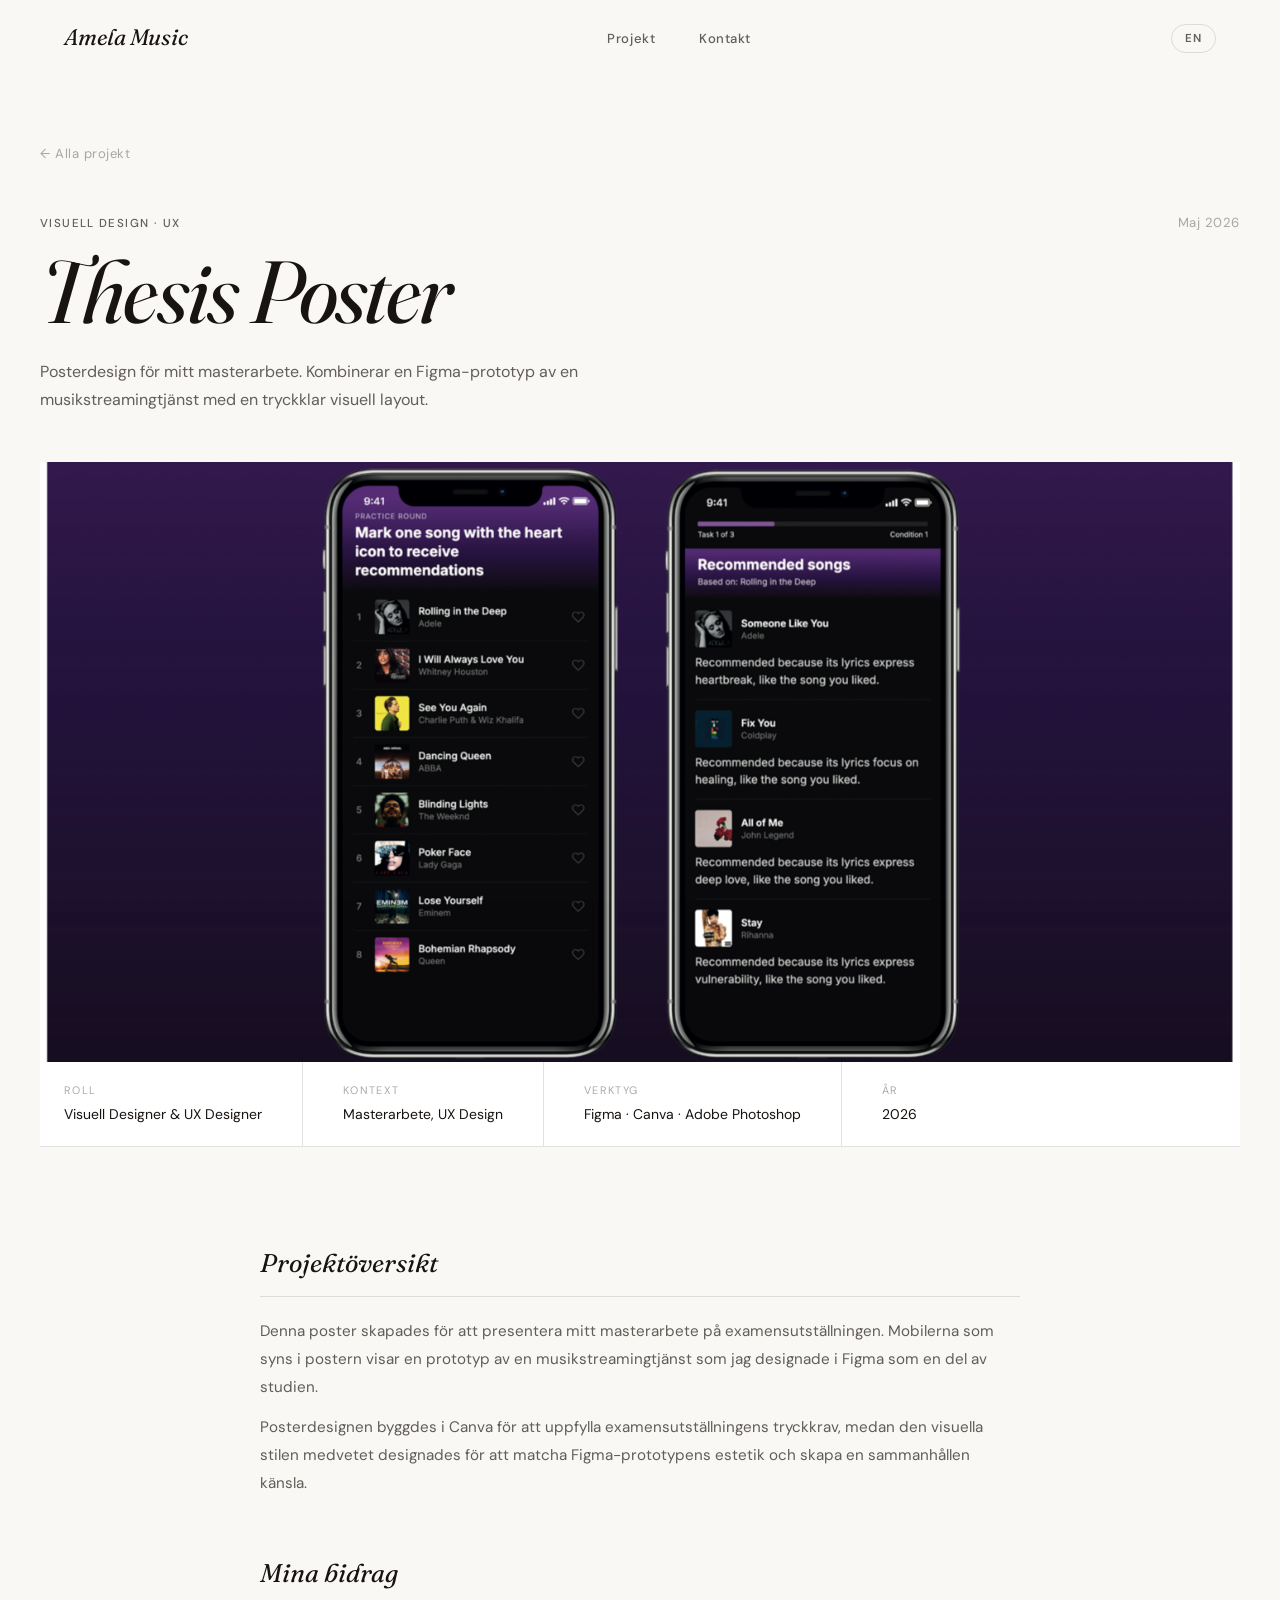
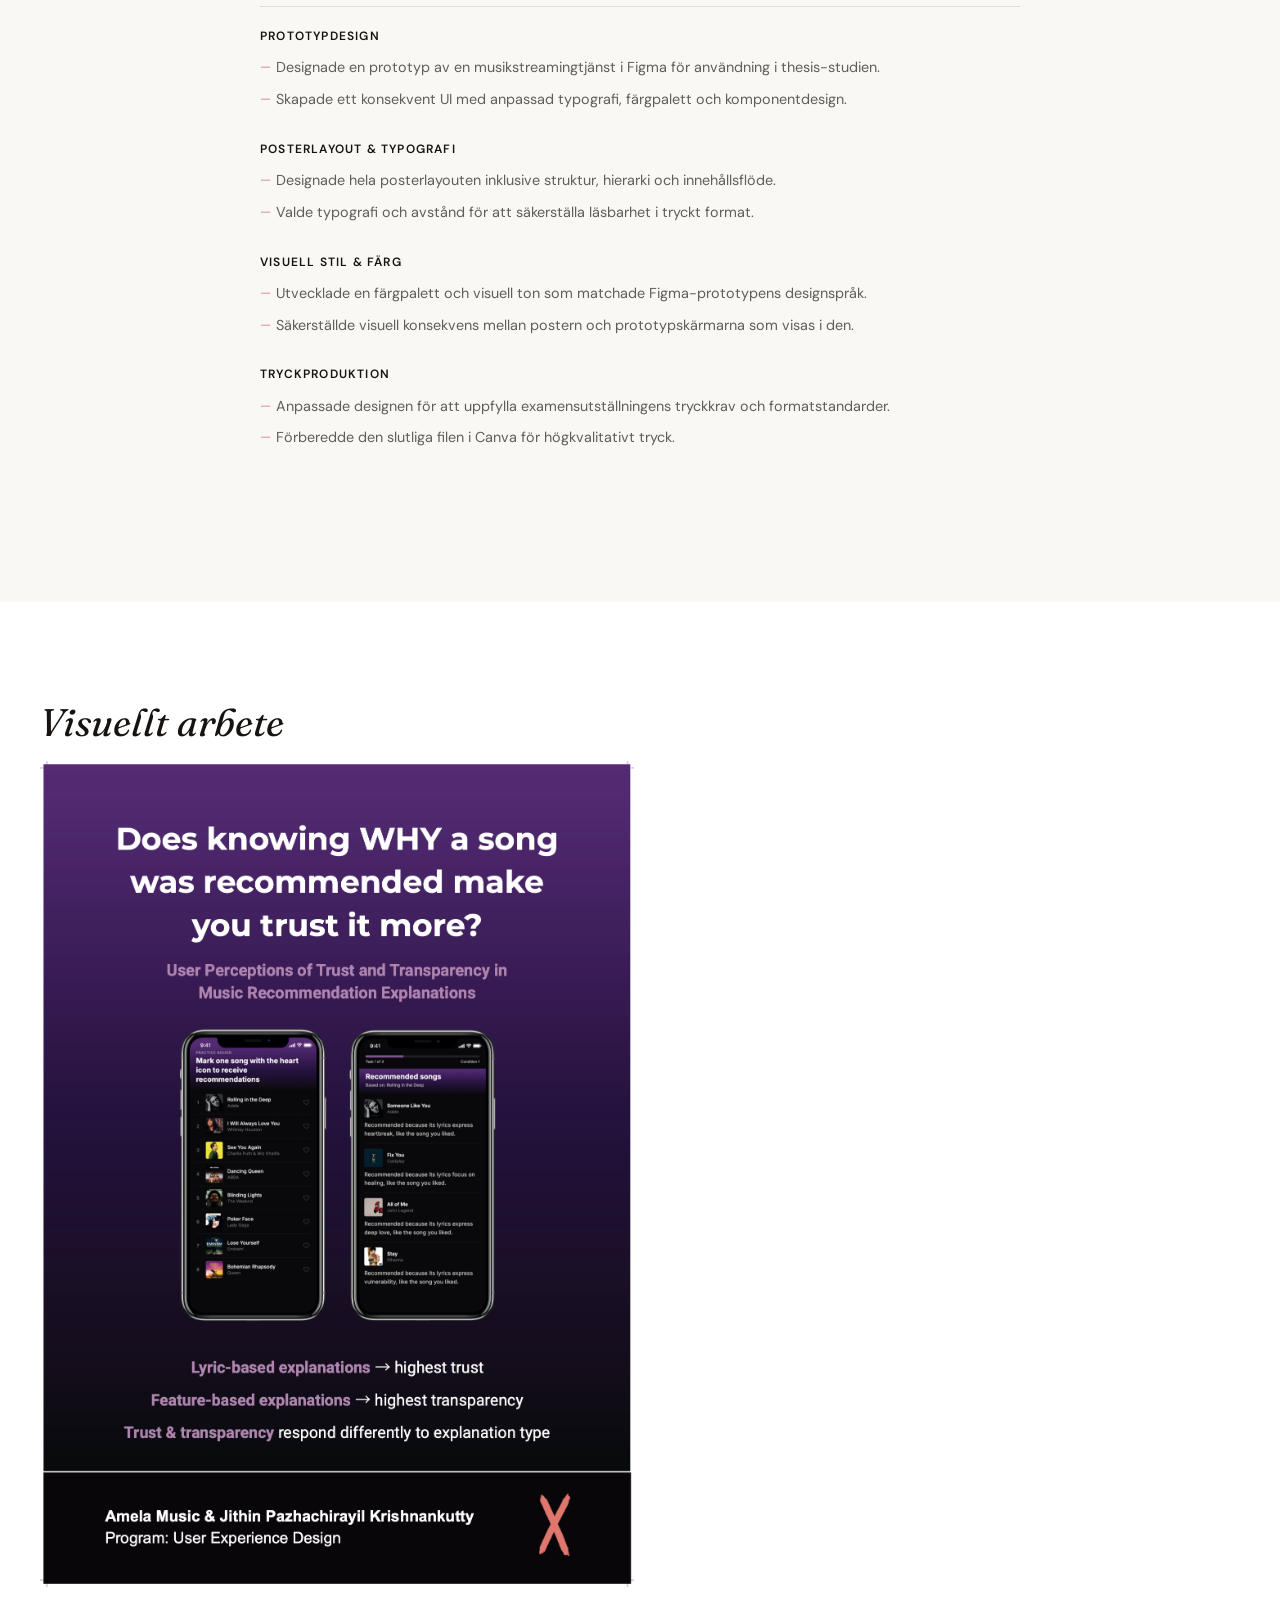
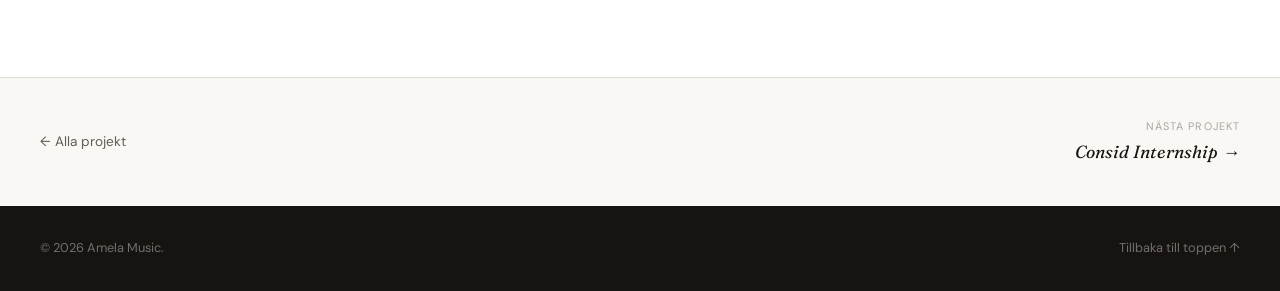
<file: projects/poster.html>
<!DOCTYPE html>
<html lang="en">
<head>
  <meta charset="UTF-8" />
  <meta name="viewport" content="width=device-width, initial-scale=1.0" />
  <title>Thesis Poster — Amela Music</title>
  <link rel="preconnect" href="https://fonts.googleapis.com" />
  <link rel="preconnect" href="https://fonts.gstatic.com" crossorigin />
  <link href="https://fonts.googleapis.com/css2?family=Fraunces:ital,opsz,wght@0,9..144,300;0,9..144,400;1,9..144,300;1,9..144,400;1,9..144,500&family=DM+Sans:opsz,wght@9..40,300;9..40,400;9..40,500&display=swap" rel="stylesheet" />
  <link rel="stylesheet" href="../style.css" />
  <link rel="stylesheet" href="../project.css" />
</head>
<body>

  <nav class="nav" id="nav">
    <a href="../index.html" class="nav__logo">Amela Music</a>
    <ul class="nav__links">
      <!-- <li><a href="../about.html"          class="nav__link" data-i18n="nav-about">About</a></li> -->
      <li><a href="../index.html#projects" class="nav__link" data-i18n="nav-projects">Projects</a></li>
      <li><a href="../index.html#contact"  class="nav__link" data-i18n="nav-contact">Contact</a></li>
    </ul>
    <button class="nav__lang" id="langToggle" aria-label="Switch language">EN</button>
    <button class="nav__burger" id="burger" aria-label="Open menu" aria-expanded="false">
      <span></span><span></span><span></span>
    </button>
  </nav>
  <div class="nav__overlay" id="navOverlay">
    <ul class="nav__links">
      <!-- <li><a href="../about.html"          class="nav__link" data-i18n="nav-about">About</a></li> -->
      <li><a href="../index.html#projects" class="nav__link" data-i18n="nav-projects">Projects</a></li>
      <li><a href="../index.html#contact"  class="nav__link" data-i18n="nav-contact">Contact</a></li>
    </ul>
  </div>

  <header class="proj-header">
    <div class="container">
      <a href="../index.html#projects" class="proj-back fade-up" data-i18n="back">← Back to projects</a>
      <div class="proj-header__top fade-up">
        <span class="proj-header__tag" data-i18n="tag">Visual Design · UX</span>
        <span class="proj-header__date" data-i18n="date">May 2026</span>
      </div>
      <h1 class="fade-up">Thesis Poster</h1>
      <p class="proj-header__sub fade-up" data-i18n="sub">
        Poster design for my master's thesis. Combining a Figma prototype of a music streaming platform with a print-ready visual layout.
      </p>
    </div>
  </header>

  <div class="proj-cover">
    <div class="proj-cover__img">
      <img src="../images/poster.png" alt="Thesis poster" />
    </div>
  </div>

  <div class="proj-meta">
    <div class="container">
      <div class="proj-meta__inner">
        <div class="proj-meta__item">
          <span class="proj-meta__label" data-i18n="meta-role-label">Role</span>
          <span class="proj-meta__value" data-i18n="meta-role">Visual Designer & UX Designer</span>
        </div>
        <div class="proj-meta__item">
          <span class="proj-meta__label" data-i18n="meta-context-label">Context</span>
          <span class="proj-meta__value" data-i18n="meta-context">Master's Thesis, UX Design</span>
        </div>
        <div class="proj-meta__item">
          <span class="proj-meta__label" data-i18n="meta-tools-label">Tools</span>
          <span class="proj-meta__value">Figma · Canva · Adobe Photoshop</span>
        </div>
        <div class="proj-meta__item">
          <span class="proj-meta__label" data-i18n="meta-year-label">Year</span>
          <span class="proj-meta__value">2026</span>
        </div>
      </div>
    </div>
  </div>

  <main class="proj-body">
    <div class="container">

      <section class="proj-section fade-up">
        <h2 data-i18n="overview-title">Project Overview</h2>
        <p data-i18n="overview-p1">
          This poster was created to present my master's thesis at the thesis fair. The mobiles visible in the poster show a prototype of a music streaming platform that I designed in Figma as part of the study.
        </p>
        <p data-i18n="overview-p2">
          The poster design was built in Canva to meet the thesis fair's print standards, while the visual style was intentionally designed to match the aesthetic of the Figma prototype — creating a cohesive look across both the research presentation and the design work.
        </p>
      </section>

      <section class="proj-section fade-up">
        <h2 data-i18n="contrib-title">My Contributions</h2>

        <div class="proj-contribution">
          <h3 data-i18n="c1-title">Prototype Design</h3>
          <ul>
            <li data-i18n="c1-1">Designed a music streaming platform prototype in Figma for use in the thesis study.</li>
            <li data-i18n="c1-2">Created a consistent UI with custom typography, color palette, and component design.</li>
          </ul>
        </div>

        <div class="proj-contribution">
          <h3 data-i18n="c2-title">Poster Layout & Typography</h3>
          <ul>
            <li data-i18n="c2-1">Designed the full poster layout including structure, hierarchy, and content flow.</li>
            <li data-i18n="c2-2">Selected typography and spacing to ensure readability at print scale.</li>
          </ul>
        </div>

        <div class="proj-contribution">
          <h3 data-i18n="c3-title">Visual Style & Color</h3>
          <ul>
            <li data-i18n="c3-1">Developed a color palette and visual tone that matched the Figma prototype's design language.</li>
            <li data-i18n="c3-2">Ensured visual consistency between the poster and the prototype screens shown within it.</li>
          </ul>
        </div>

        <div class="proj-contribution">
          <h3 data-i18n="c4-title">Print Production</h3>
          <ul>
            <li data-i18n="c4-1">Adapted the design to meet the thesis fair's printing standards and format requirements.</li>
            <li data-i18n="c4-2">Prepared the final file in Canva for high-quality print output.</li>
          </ul>
        </div>

      </section>
    </div>
  </main>

  <section class="proj-gallery">
    <div class="container">
      <h2 class="fade-up" data-i18n="gallery-title">Visual Work</h2>
      <div class="proj-gallery__grid fade-up">
        <div class="proj-img">
          <img src="../images/poster.png" alt="Thesis poster" />
        </div>
      </div>
    </div>
  </section>

  <div class="proj-footer-nav">
    <div class="container">
      <a href="../index.html#projects" class="proj-nav-back" data-i18n="back">← All projects</a>
      <a href="consid.html" class="proj-nav-next">
        <span data-i18n="next-label">Next project</span>
        <strong>Consid Internship →</strong>
      </a>
    </div>
  </div>

  <footer class="footer">
    <div class="container">
      <p>© <span id="year"></span> Amela Music.</p>
      <p class="footer__back"><a href="#" data-i18n="footer-back">Back to top ↑</a></p>
    </div>
  </footer>

  <script>window.__projectPage = true;</script>
  <script src="../script.js"></script>
  <script>
    document.getElementById('year').textContent = new Date().getFullYear();

    const t = {
      en: {
        "nav-about": "About",
        "nav-projects": "Projects",
        "nav-contact": "Contact",
        "back": "← All projects",
        "tag": "Visual Design · UX",
        "date": "May 2026",
        "sub": "Poster design for my master's thesis — combining a Figma prototype of a music streaming platform with a print-ready visual layout.",
        "meta-role-label": "Role",
        "meta-role": "Visual Designer & UX Designer",
        "meta-context-label": "Context",
        "meta-context": "Master's Thesis — UX Design",
        "meta-tools-label": "Tools",
        "meta-year-label": "Year",
        "overview-title": "Project Overview",
        "overview-p1": "This poster was created to present my master's thesis at the thesis fair. The mobiles visible in the poster show a prototype of a music streaming platform that I designed in Figma as part of the study.",
        "overview-p2": "The poster design was built in Canva to meet the thesis fair's print standards, while the visual style was intentionally designed to match the aesthetic of the Figma prototype — creating a cohesive look across both the research presentation and the design work.",
        "contrib-title": "My Contributions",
        "c1-title": "Prototype Design",
        "c1-1": "Designed a music streaming platform prototype in Figma for use in the thesis study.",
        "c1-2": "Created a consistent UI with custom typography, color palette, and component design.",
        "c2-title": "Poster Layout & Typography",
        "c2-1": "Designed the full poster layout including structure, hierarchy, and content flow.",
        "c2-2": "Selected typography and spacing to ensure readability at print scale.",
        "c3-title": "Visual Style & Color",
        "c3-1": "Developed a color palette and visual tone that matched the Figma prototype's design language.",
        "c3-2": "Ensured visual consistency between the poster and the prototype screens shown within it.",
        "c4-title": "Print Production",
        "c4-1": "Adapted the design to meet the thesis fair's printing standards and format requirements.",
        "c4-2": "Prepared the final file in Canva for high-quality print output.",
        "gallery-title": "Visual Work",
        "next-label": "Next project",
        "footer-text": "",
        "footer-back": "Back to top ↑"
      },
      sv: {
        "nav-about": "Om mig",
        "nav-projects": "Projekt",
        "nav-contact": "Kontakt",
        "back": "← Alla projekt",
        "tag": "Visuell Design · UX",
        "date": "Maj 2026",
        "sub": "Posterdesign för mitt masterarbete. Kombinerar en Figma-prototyp av en musikstreamingtjänst med en tryckklar visuell layout.",
        "meta-role-label": "Roll",
        "meta-role": "Visuell Designer & UX Designer",
        "meta-context-label": "Kontext",
        "meta-context": "Masterarbete, UX Design",
        "meta-tools-label": "Verktyg",
        "meta-year-label": "År",
        "overview-title": "Projektöversikt",
        "overview-p1": "Denna poster skapades för att presentera mitt masterarbete på examensutställningen. Mobilerna som syns i postern visar en prototyp av en musikstreamingtjänst som jag designade i Figma som en del av studien.",
        "overview-p2": "Posterdesignen byggdes i Canva för att uppfylla examensutställningens tryckkrav, medan den visuella stilen medvetet designades för att matcha Figma-prototypens estetik och skapa en sammanhållen känsla.",
        "contrib-title": "Mina bidrag",
        "c1-title": "Prototypdesign",
        "c1-1": "Designade en prototyp av en musikstreamingtjänst i Figma för användning i thesis-studien.",
        "c1-2": "Skapade ett konsekvent UI med anpassad typografi, färgpalett och komponentdesign.",
        "c2-title": "Posterlayout & Typografi",
        "c2-1": "Designade hela posterlayouten inklusive struktur, hierarki och innehållsflöde.",
        "c2-2": "Valde typografi och avstånd för att säkerställa läsbarhet i tryckt format.",
        "c3-title": "Visuell stil & Färg",
        "c3-1": "Utvecklade en färgpalett och visuell ton som matchade Figma-prototypens designspråk.",
        "c3-2": "Säkerställde visuell konsekvens mellan postern och prototypskärmarna som visas i den.",
        "c4-title": "Tryckproduktion",
        "c4-1": "Anpassade designen för att uppfylla examensutställningens tryckkrav och formatstandarder.",
        "c4-2": "Förberedde den slutliga filen i Canva för högkvalitativt tryck.",
        "gallery-title": "Visuellt arbete",
        "next-label": "Nästa projekt",
        "footer-text": "",
        "footer-back": "Tillbaka till toppen ↑"
      }
    };

    function applyLang(lang) {
      document.querySelectorAll('[data-i18n]').forEach(el => {
        const key = el.getAttribute('data-i18n');
        if (t[lang][key]) el.textContent = t[lang][key];
      });
      document.getElementById('langToggle').textContent = lang === 'sv' ? 'EN' : 'SV';
      localStorage.setItem('lang', lang);
    }

    applyLang(localStorage.getItem('lang') || 'en');

    document.getElementById('langToggle')?.addEventListener('click', () => {
      applyLang(localStorage.getItem('lang') === 'sv' ? 'en' : 'sv');
    });
  </script>

</body>
</html>
</file>
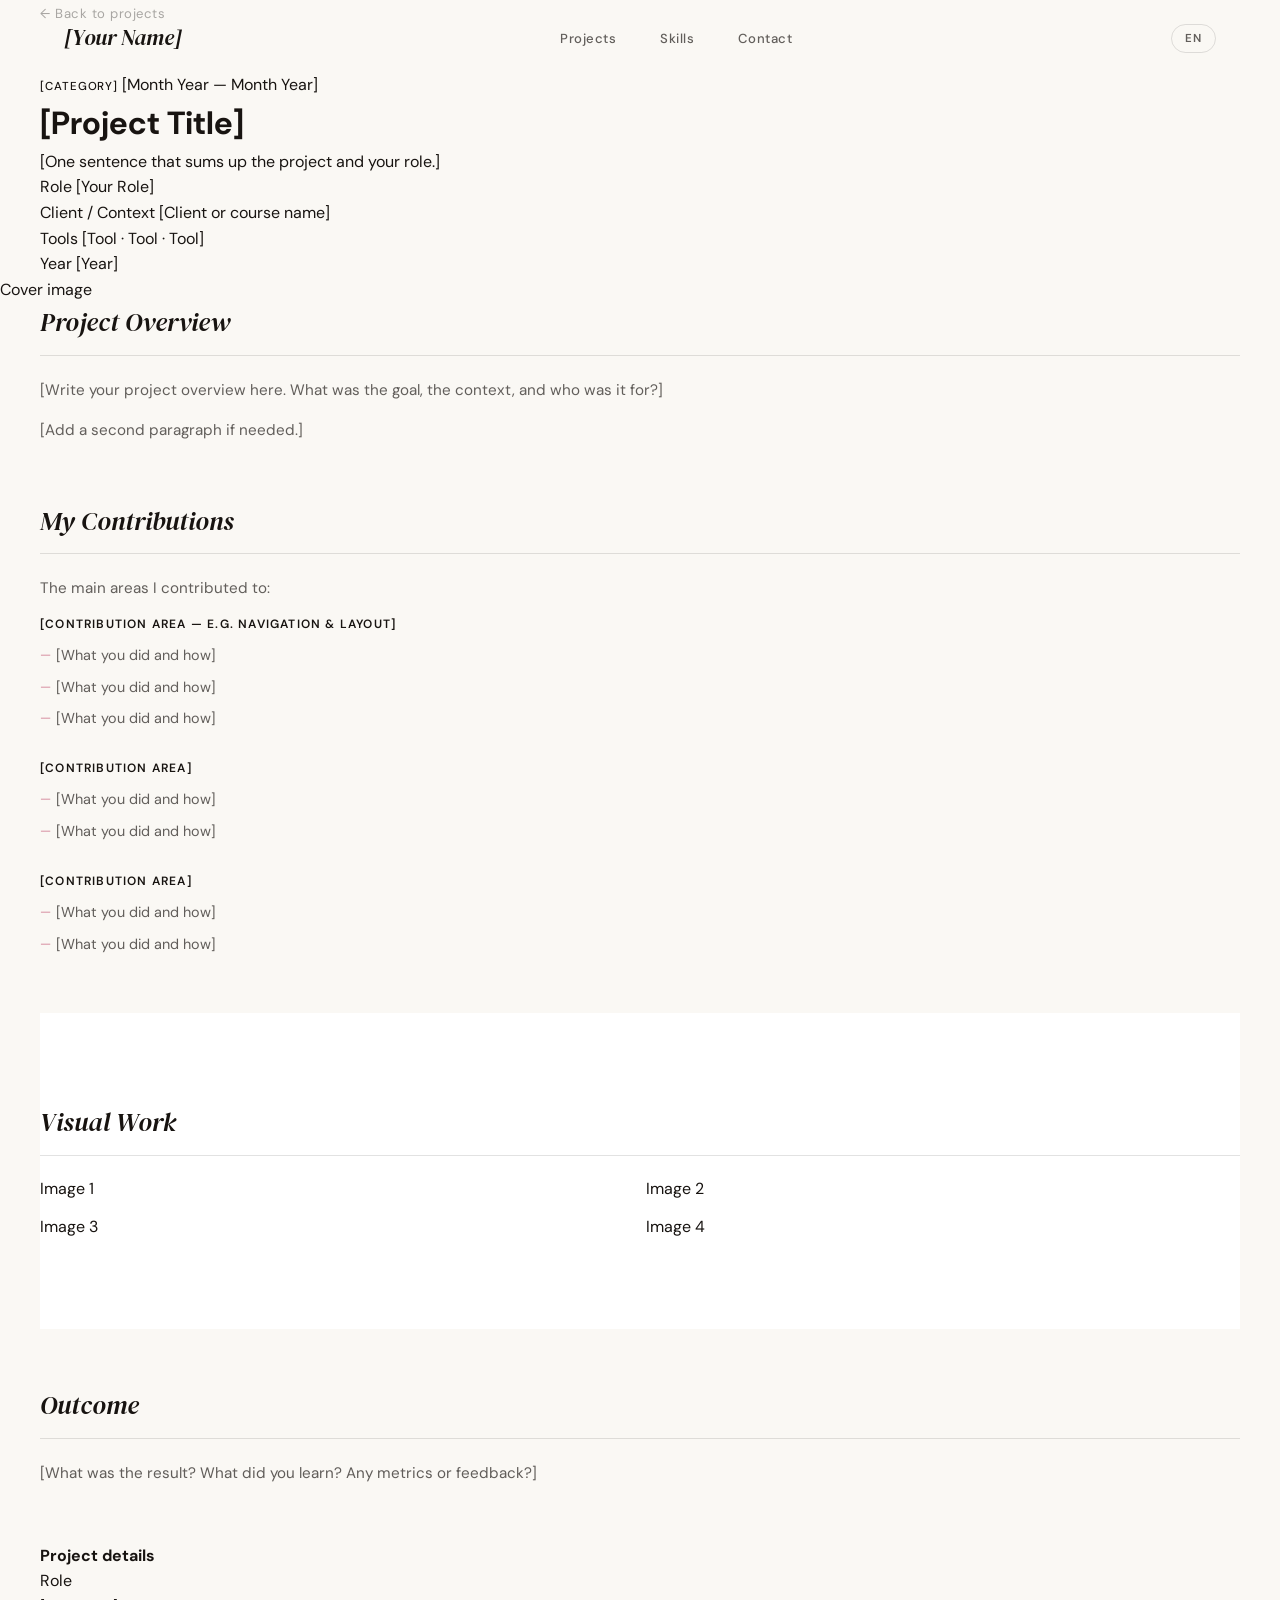
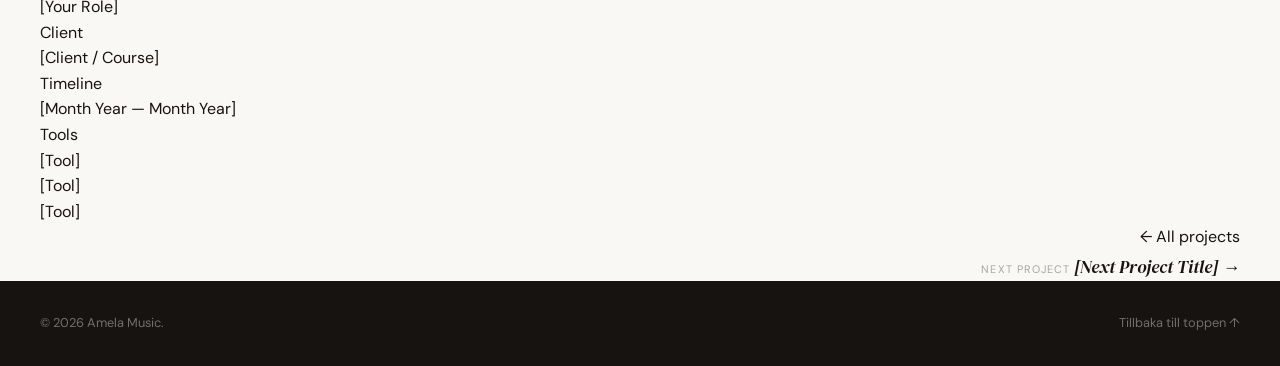
<file: projects/project.html>
<!doctype html>
<html lang="en">
  <head>
    <meta charset="UTF-8" />
    <meta name="viewport" content="width=device-width, initial-scale=1.0" />
    <title>[Project Title] — [Your Name]</title>
    <link rel="preconnect" href="https://fonts.googleapis.com" />
    <link rel="preconnect" href="https://fonts.gstatic.com" crossorigin />
    <link
      href="https://fonts.googleapis.com/css2?family=DM+Serif+Display:ital@0;1&family=DM+Sans:opsz,wght@9..40,300;9..40,400;9..40,500&display=swap"
      rel="stylesheet"
    />
    <link rel="stylesheet" href="../style.css" />
    <link rel="stylesheet" href="../project.css" />
  </head>
  <body>
    <!-- NAV -->
    <nav class="nav" id="nav">
      <a href="../index.html" class="nav__logo">[Your Name]</a>
      <ul class="nav__links">
        <!-- <li><a href="../index.html#about" class="nav__link">About</a></li> -->
        <li><a href="../index.html#projects" class="nav__link">Projects</a></li>
        <li><a href="../index.html#skills" class="nav__link">Skills</a></li>
        <li><a href="../index.html#contact" class="nav__link">Contact</a></li>
      </ul>
      <button class="nav__lang" id="langToggle" aria-label="Switch language">
        EN
      </button>
      <button
        class="nav__burger"
        id="burger"
        aria-label="Open menu"
        aria-expanded="false"
      >
        <span></span><span></span><span></span>
      </button>
    </nav>
    <div class="nav__overlay" id="navOverlay">
      <ul class="nav__links">
        <!-- <li><a href="../index.html#about" class="nav__link">About</a></li> -->
        <li><a href="../index.html#projects" class="nav__link">Projects</a></li>
        <li><a href="../index.html#skills" class="nav__link">Skills</a></li>
        <li><a href="../index.html#contact" class="nav__link">Contact</a></li>
      </ul>
    </div>

    <!-- HERO / HEADER -->
    <header class="proj-hero">
      <div class="container">
        <a href="../index.html#projects" class="proj-back fade-up"
          >← Back to projects</a
        >
        <div class="proj-hero__meta fade-up">
          <span class="project-card__tag">[Category]</span>
          <span class="proj-hero__date">[Month Year — Month Year]</span>
        </div>
        <h1 class="proj-hero__title fade-up">[Project Title]</h1>
        <p class="proj-hero__sub fade-up">
          [One sentence that sums up the project and your role.]
        </p>

        <div class="proj-hero__info fade-up">
          <div class="proj-info-item">
            <span class="proj-info-label">Role</span>
            <span>[Your Role]</span>
          </div>
          <div class="proj-info-item">
            <span class="proj-info-label">Client / Context</span>
            <span>[Client or course name]</span>
          </div>
          <div class="proj-info-item">
            <span class="proj-info-label">Tools</span>
            <span>[Tool · Tool · Tool]</span>
          </div>
          <div class="proj-info-item">
            <span class="proj-info-label">Year</span>
            <span>[Year]</span>
          </div>
        </div>
      </div>

      <!-- Hero image / cover -->
      <div class="proj-hero__cover fade-up">
        <div class="proj-cover-placeholder">
          <!-- Replace with: <img src="../images/project-cover.jpg" alt="[Project Title]" /> -->
          <span>Cover image</span>
        </div>
      </div>
    </header>

    <!-- MAIN CONTENT -->
    <main class="proj-main">
      <div class="container proj-layout">
        <!-- ── LEFT: main content ── -->
        <article class="proj-content">
          <section class="proj-section fade-up">
            <h2>Project Overview</h2>
            <p>
              [Write your project overview here. What was the goal, the context,
              and who was it for?]
            </p>
            <p>[Add a second paragraph if needed.]</p>
          </section>

          <section class="proj-section fade-up">
            <h2>My Contributions</h2>
            <p>The main areas I contributed to:</p>

            <!-- Repeat this block for each contribution area -->
            <div class="proj-contribution">
              <h3>[Contribution Area — e.g. Navigation & Layout]</h3>
              <ul>
                <li>[What you did and how]</li>
                <li>[What you did and how]</li>
                <li>[What you did and how]</li>
              </ul>
            </div>

            <div class="proj-contribution">
              <h3>[Contribution Area]</h3>
              <ul>
                <li>[What you did and how]</li>
                <li>[What you did and how]</li>
              </ul>
            </div>

            <div class="proj-contribution">
              <h3>[Contribution Area]</h3>
              <ul>
                <li>[What you did and how]</li>
                <li>[What you did and how]</li>
              </ul>
            </div>
          </section>

          <!-- Image gallery — add/remove as needed -->
          <section class="proj-section proj-gallery fade-up">
            <h2>Visual Work</h2>
            <div class="proj-gallery__grid">
              <div class="proj-img-placeholder"><span>Image 1</span></div>
              <div class="proj-img-placeholder"><span>Image 2</span></div>
              <div class="proj-img-placeholder"><span>Image 3</span></div>
              <div class="proj-img-placeholder"><span>Image 4</span></div>
              <!-- Replace placeholders with:
            <img src="../images/proj-screenshot-1.jpg" alt="Description" />
            --></div>
          </section>

          <!-- Optional: Outcome / Results -->
          <section class="proj-section fade-up">
            <h2>Outcome</h2>
            <p>
              [What was the result? What did you learn? Any metrics or
              feedback?]
            </p>
          </section>
        </article>

        <!-- ── RIGHT: sidebar ── -->
        <aside class="proj-sidebar">
          <div class="proj-sidebar__card fade-up">
            <h4>Project details</h4>
            <dl>
              <dt>Role</dt>
              <dd>[Your Role]</dd>
              <dt>Client</dt>
              <dd>[Client / Course]</dd>
              <dt>Timeline</dt>
              <dd>[Month Year — Month Year]</dd>
              <dt>Tools</dt>
              <dd>[Tool]</dd>
              <dd>[Tool]</dd>
              <dd>[Tool]</dd>
            </dl>
          </div>

          <!-- Optional external link -->
          <!--
        <a href="[live URL]" target="_blank" class="btn btn--primary proj-sidebar__link">
          View live site ↗
        </a>
        --></aside>
      </div>

      <!-- Next project navigation -->
      <div class="proj-nav-next container fade-up">
        <a href="../index.html#projects" class="proj-nav-next__back"
          >← All projects</a
        >
        <a href="[next-project.html]" class="proj-nav-next__next">
          <span>Next project</span>
          <strong>[Next Project Title] →</strong>
        </a>
      </div>
    </main>

    <footer class="footer">
      <div class="container">
        <p>© <span id="year"></span> [Your Name]. Designed & built by me.</p>
        <p class="footer__back"><a href="#">Back to top ↑</a></p>
      </div>
    </footer>

    <script src="../script.js"></script>
    <script>
      document.getElementById("year").textContent = new Date().getFullYear();
    </script>
  </body>
</html>
</file>
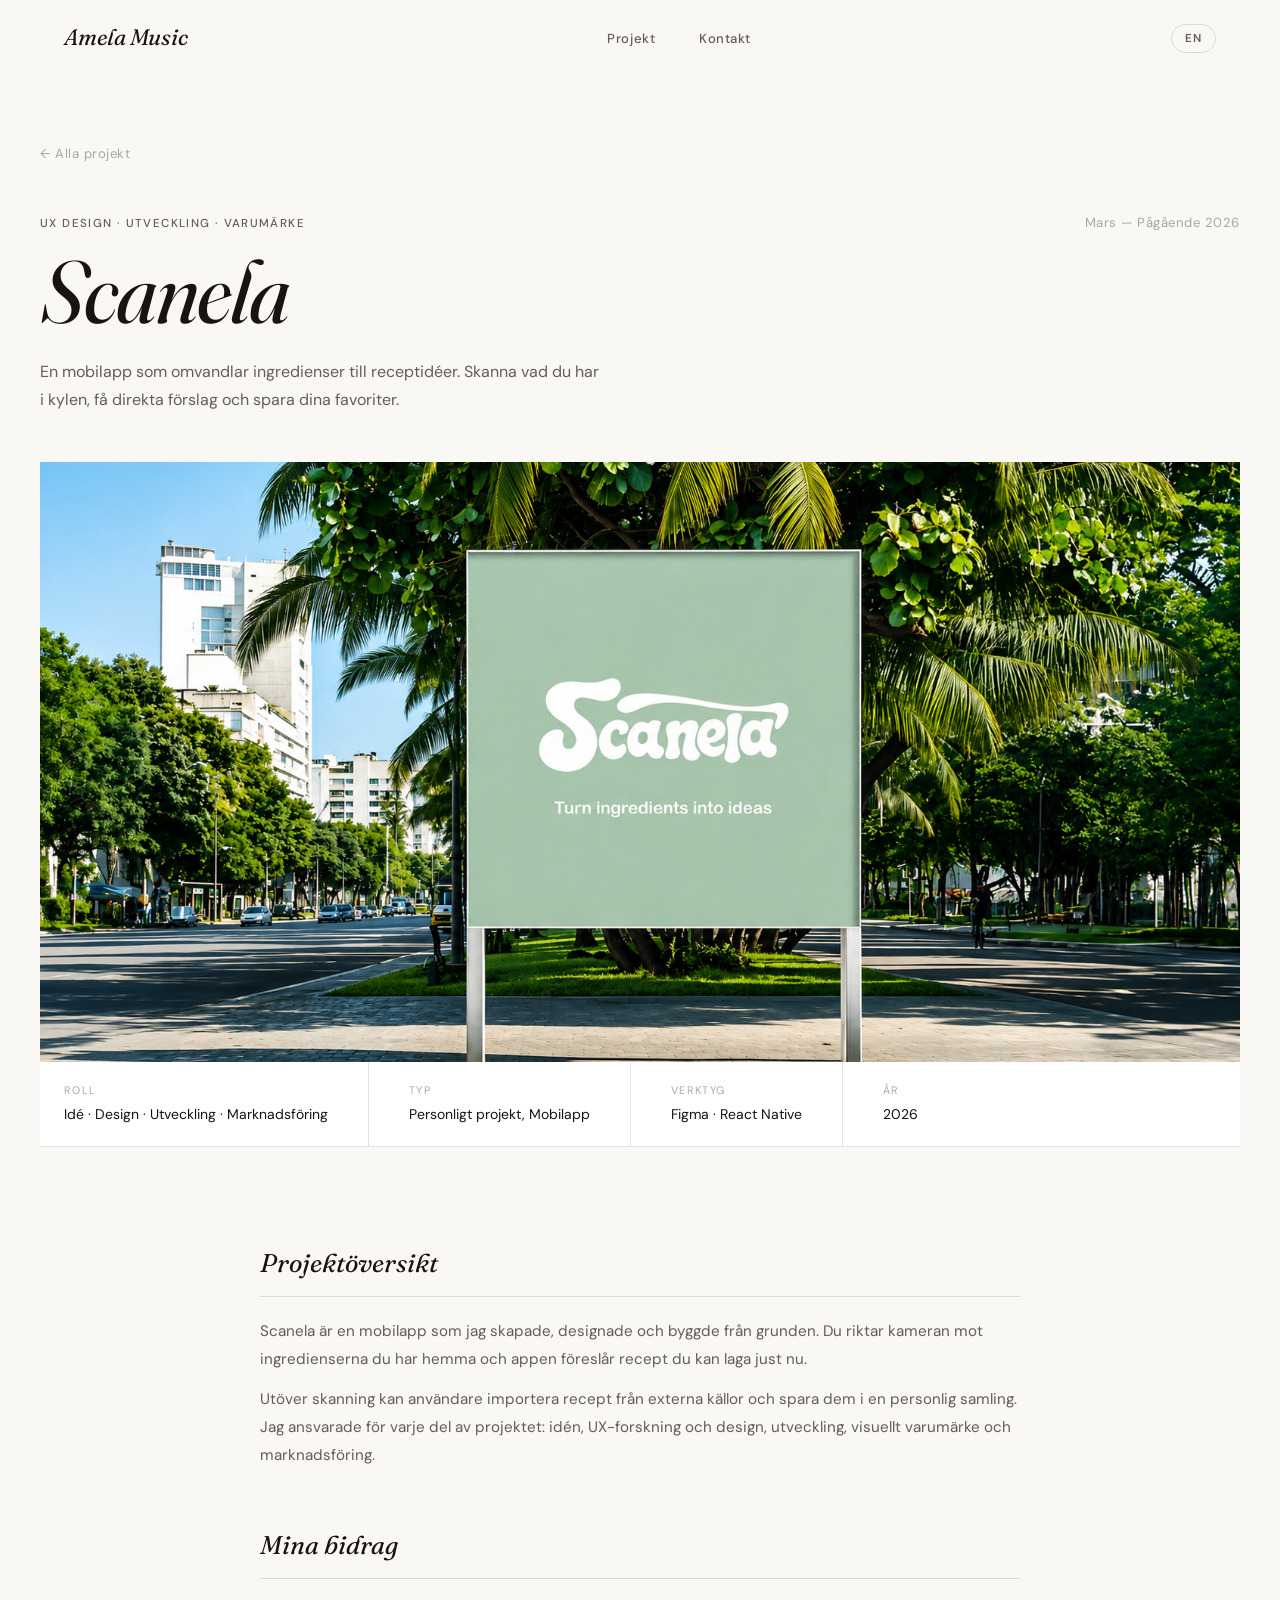
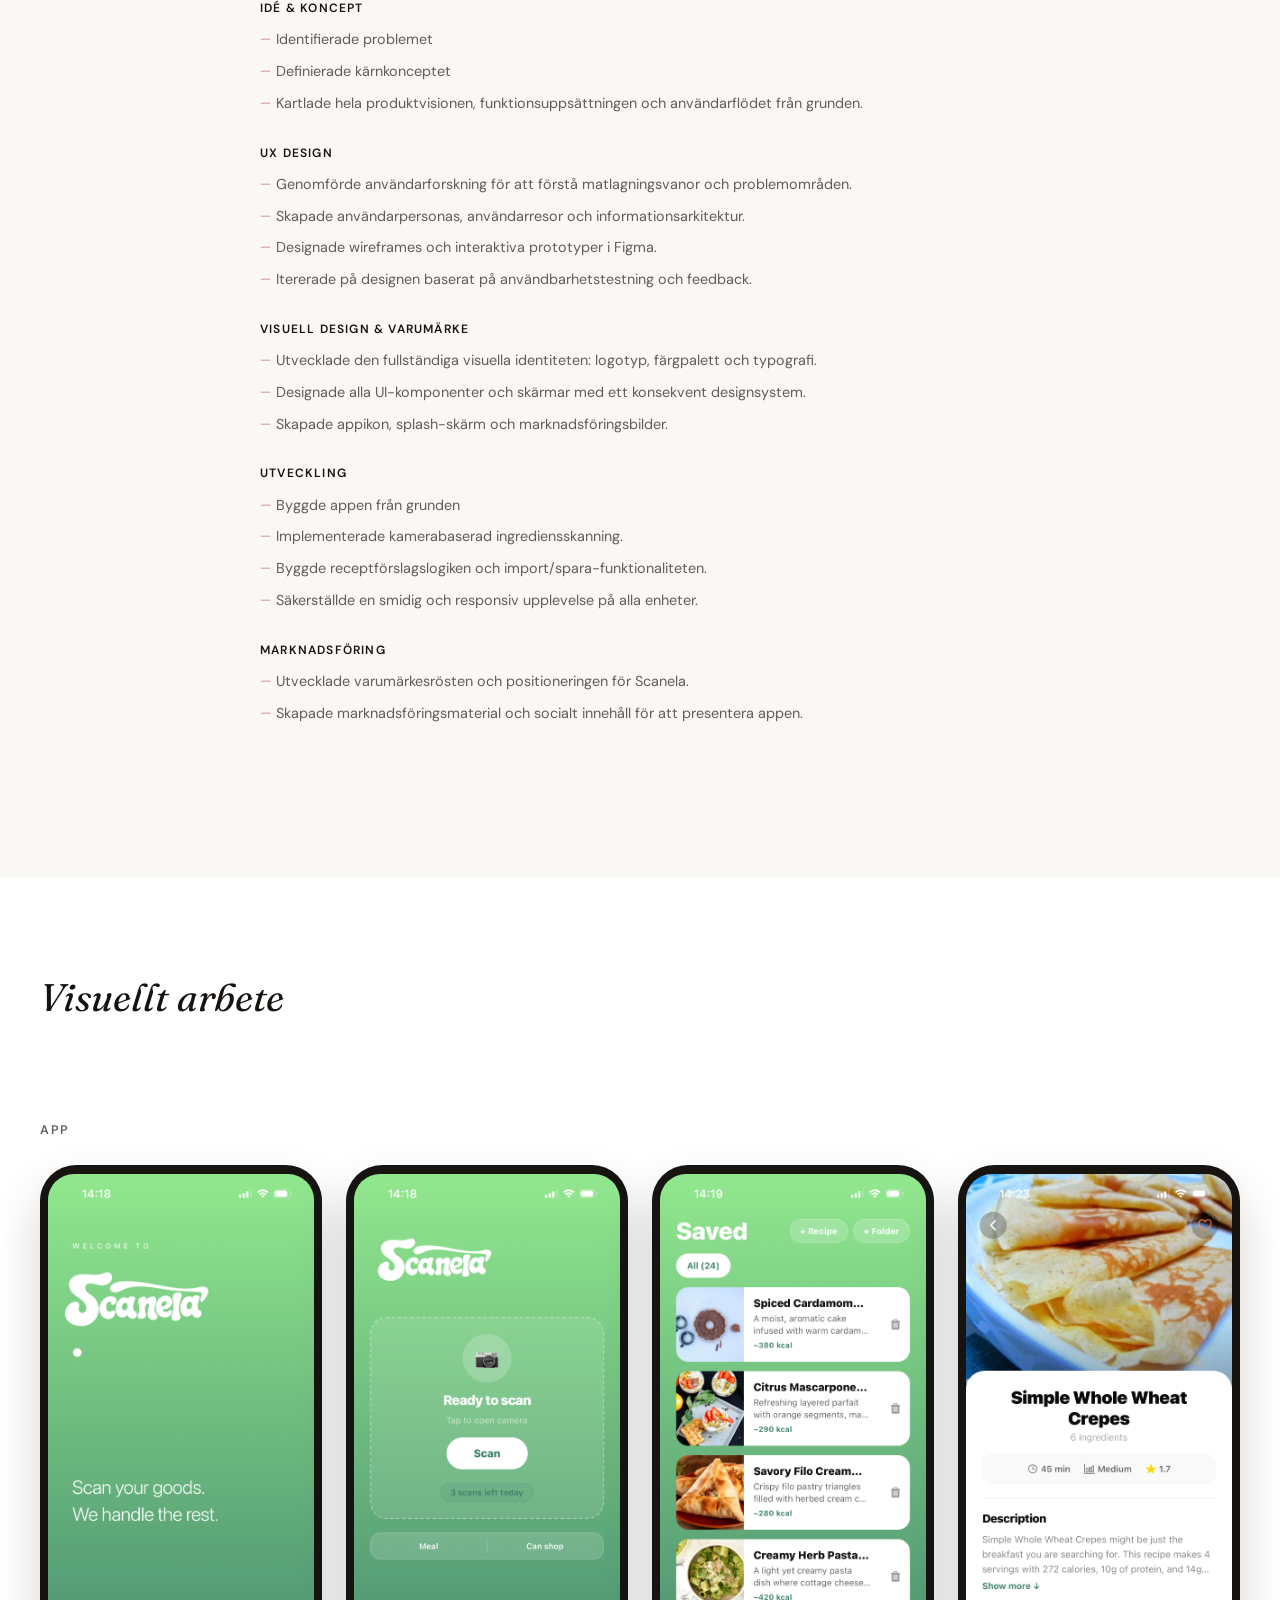
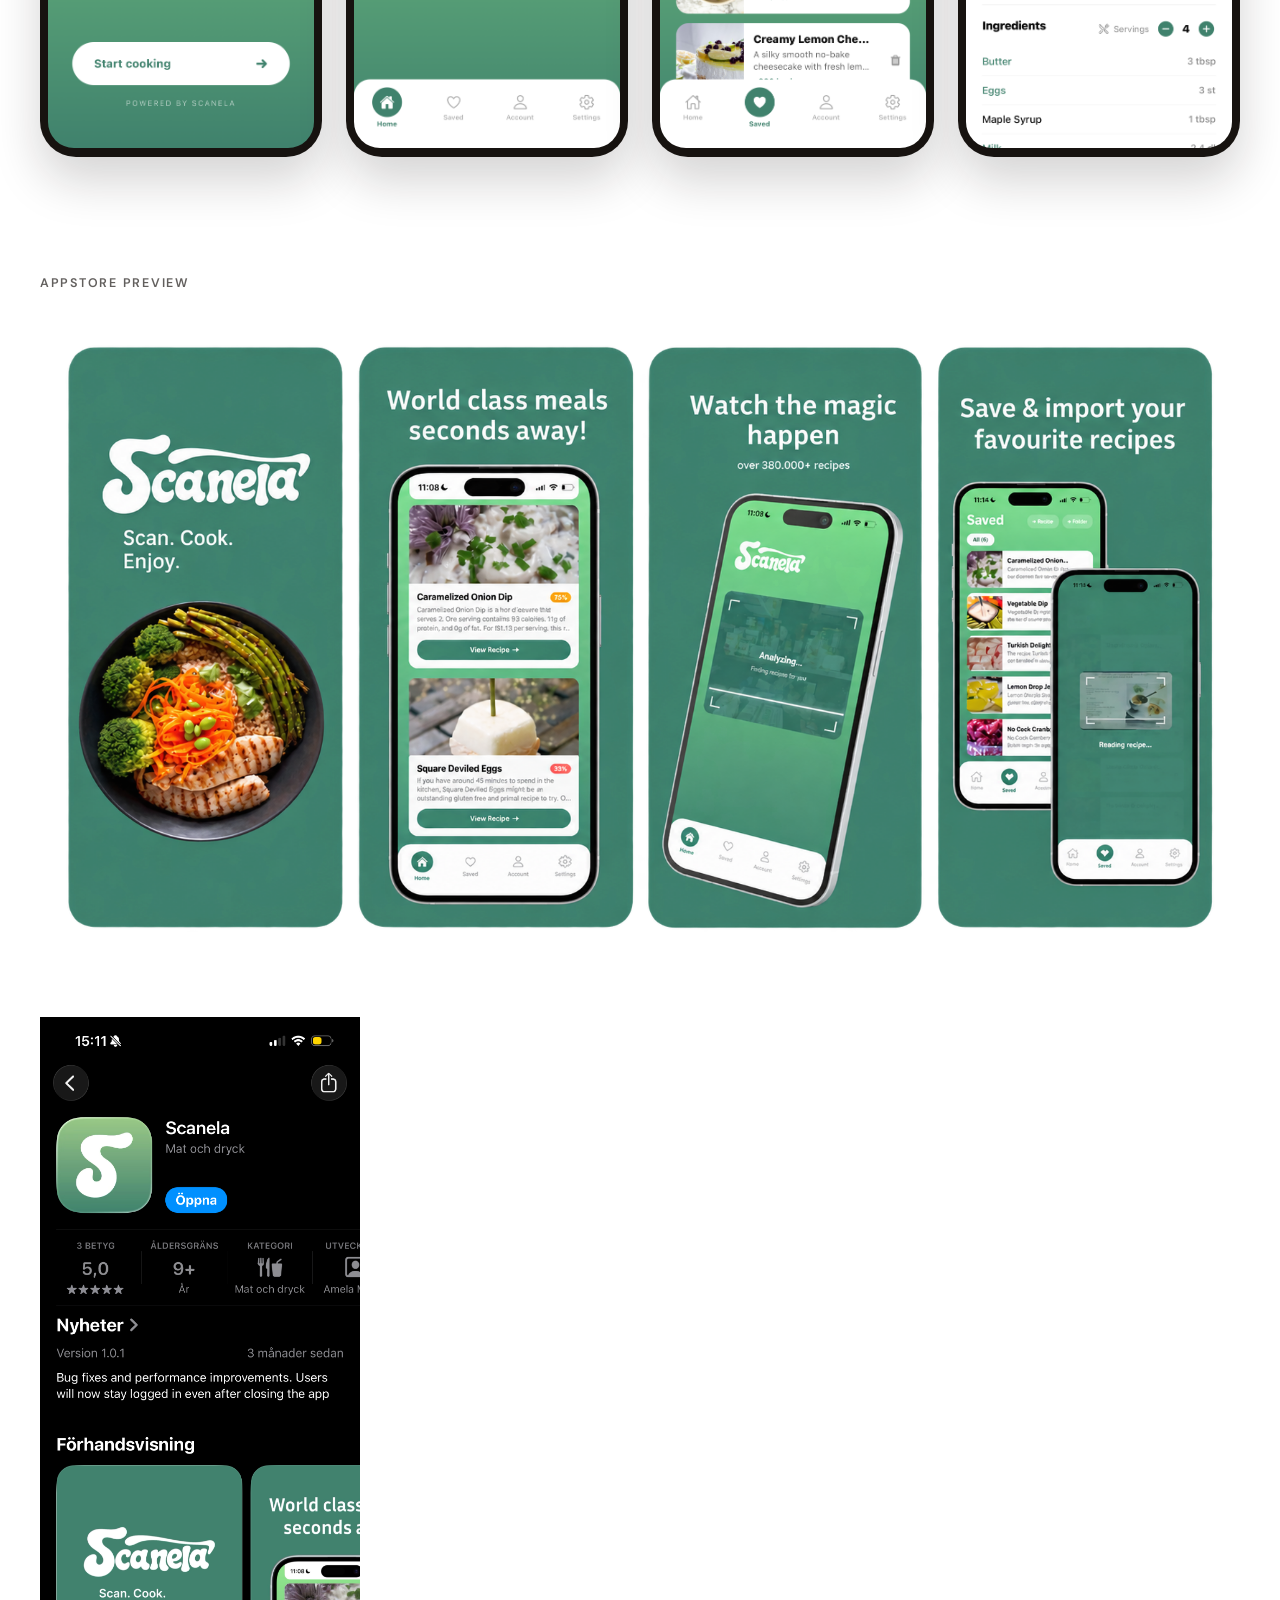
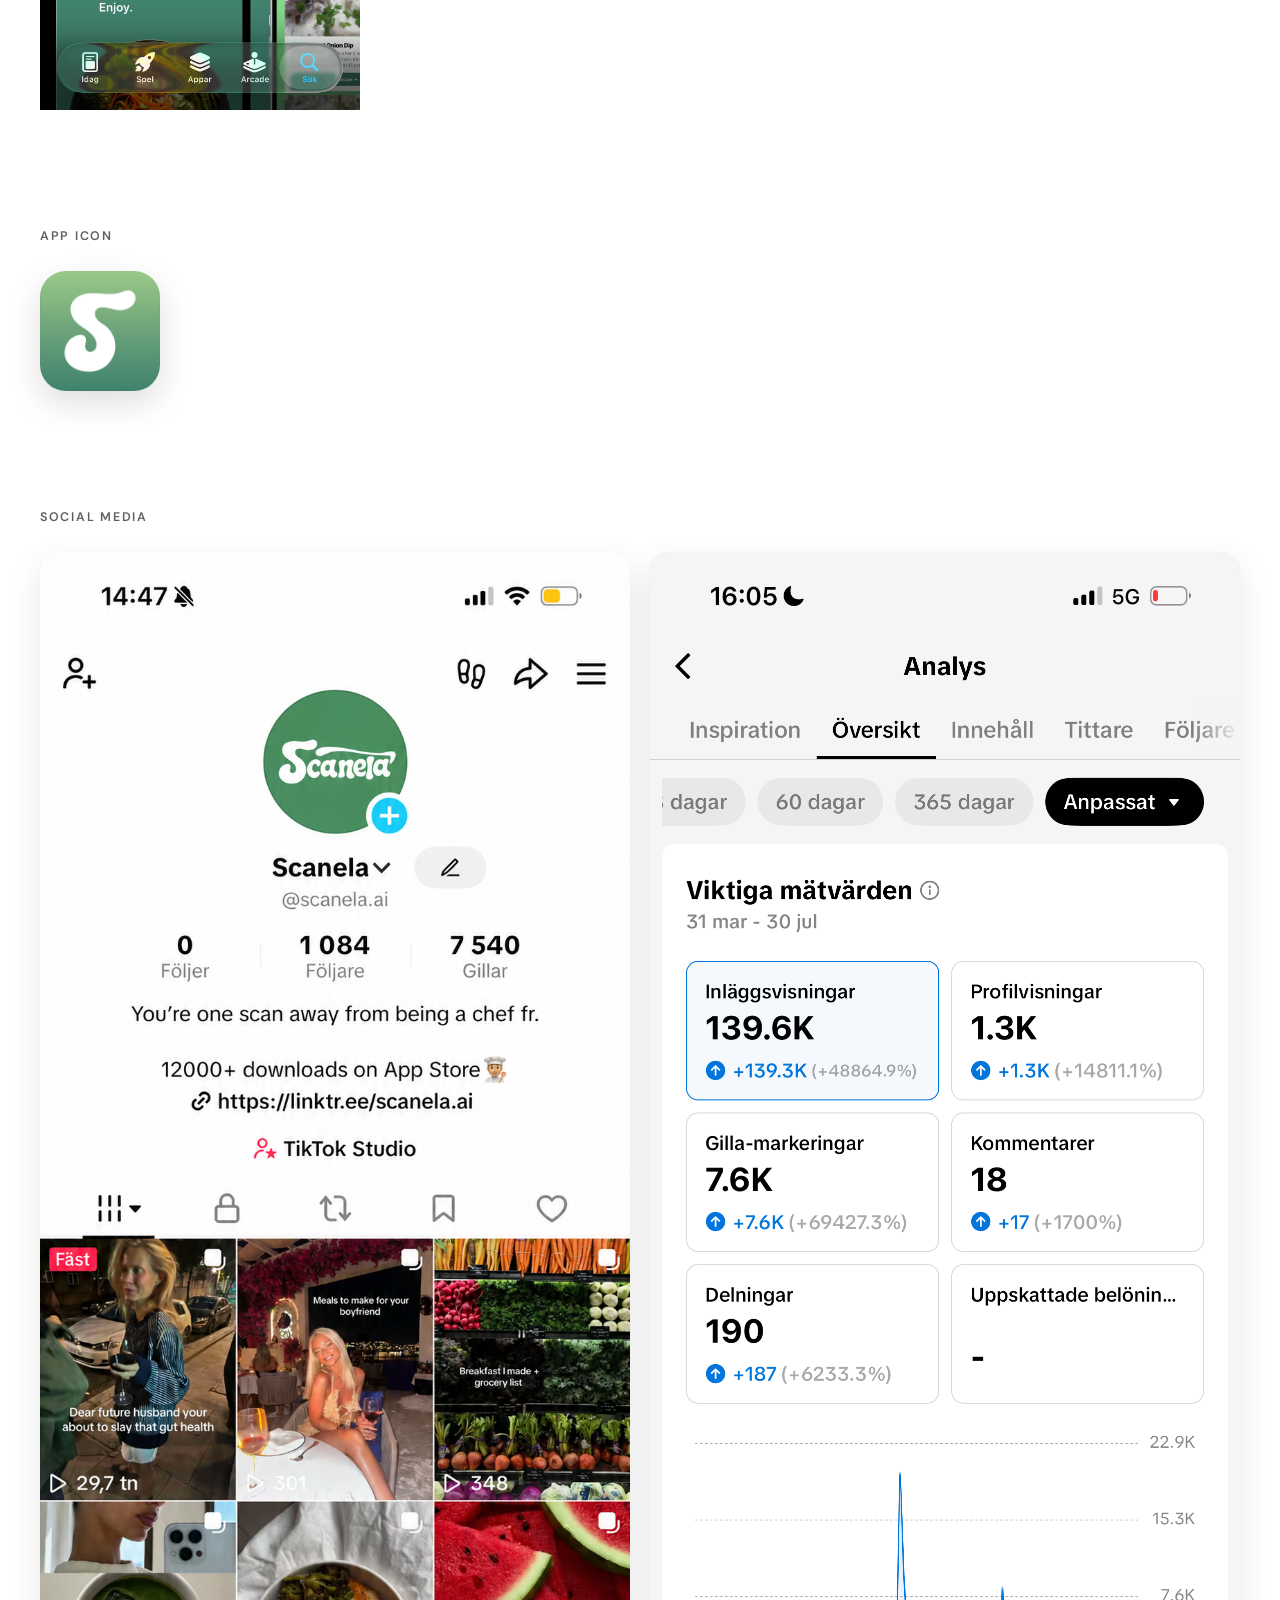
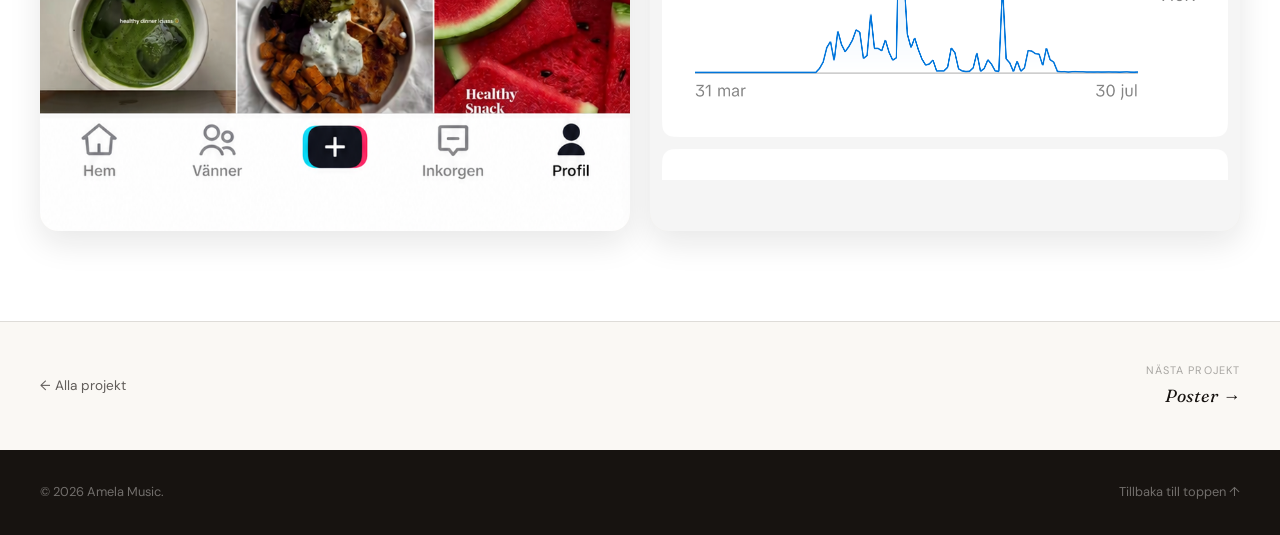
<file: projects/scanela.html>
<!DOCTYPE html>
<html lang="en">
<head>
<meta charset="UTF-8" />
<meta name="viewport" content="width=device-width, initial-scale=1.0" />
<title>Scanela — Amela Music</title>
<link rel="preconnect" href="https://fonts.googleapis.com" />
<link rel="preconnect" href="https://fonts.gstatic.com" crossorigin />
<link href="https://fonts.googleapis.com/css2?family=Fraunces:ital,opsz,wght@0,9..144,300;0,9..144,400;1,9..144,300;1,9..144,400;1,9..144,500&family=DM+Sans:opsz,wght@9..40,300;9..40,400;9..40,500&display=swap" rel="stylesheet" />
<link rel="stylesheet" href="../style.css" />
<link rel="stylesheet" href="../project.css" />
</head>
<body>

<nav class="nav" id="nav">
<a href="../index.html" class="nav__logo">Amela Music</a>
<ul class="nav__links">
<!-- <li><a href="../about.html" class="nav__link" data-i18n="nav-about">About</a></li> -->
<li><a href="../index.html#projects" class="nav__link" data-i18n="nav-projects">Projects</a></li>
<li><a href="../index.html#contact" class="nav__link" data-i18n="nav-contact">Contact</a></li>
</ul>
<button class="nav__lang" id="langToggle" aria-label="Switch language">EN</button>
<button class="nav__burger" id="burger" aria-label="Open menu" aria-expanded="false">
<span></span><span></span><span></span>
</button>
</nav>
<div class="nav__overlay" id="navOverlay">
<ul class="nav__links">
<!-- <li><a href="../about.html" class="nav__link" data-i18n="nav-about">About</a></li> -->
<li><a href="../index.html#projects" class="nav__link" data-i18n="nav-projects">Projects</a></li>
<li><a href="../index.html#contact" class="nav__link" data-i18n="nav-contact">Contact</a></li>
</ul>
</div>

<header class="proj-header">
<div class="container">
<a href="../index.html#projects" class="proj-back fade-up" data-i18n="back">← Back to projects</a>
<div class="proj-header__top fade-up">
<span class="proj-header__tag" data-i18n="tag">UX Design · Development · Branding</span>
<span class="proj-header__date" data-i18n="date">March — Ongoing 2026</span>
</div>
<h1 class="fade-up">Scanela</h1>
<p class="proj-header__sub fade-up" data-i18n="sub">
A mobile app that turns ingredients into recipe ideas. Scan what's in your fridge, get instant suggestions, and save your favorites.
</p>
</div>
</header>

<div class="proj-cover">
<div class="proj-cover__img">
<img src="../images/scanela-cover.png" alt="Scanela app" />
</div>
</div>

<div class="proj-meta">
<div class="container">
<div class="proj-meta__inner">
<div class="proj-meta__item">
<span class="proj-meta__label" data-i18n="meta-role-label">Role</span>
<span class="proj-meta__value" data-i18n="meta-role">Idea · Design · Development · Marketing</span>
</div>
<div class="proj-meta__item">
<span class="proj-meta__label" data-i18n="meta-type-label">Type</span>
<span class="proj-meta__value" data-i18n="meta-type">Personal Project, Mobile App</span>
</div>
<div class="proj-meta__item">
<span class="proj-meta__label" data-i18n="meta-tools-label">Tools</span>
<span class="proj-meta__value">Figma · React Native</span>
</div>
<div class="proj-meta__item">
<span class="proj-meta__label" data-i18n="meta-year-label">Year</span>
<span class="proj-meta__value">2026</span>
</div>
</div>
</div>
</div>

<main class="proj-body">
<div class="container">

<section class="proj-section fade-up">
<h2 data-i18n="overview-title">Project Overview</h2>
<p data-i18n="overview-p1">
Scanela is a mobile app I conceived, designed, and built from scratch. You point your camera at the ingredients you have at home, and the app suggests recipes you can make right now.
</p>
<p data-i18n="overview-p2">
Beyond scanning, users can import recipes from external sources and save them to a personal collection. I was responsible for every part of the project: the initial idea, UX research and design, development, visual branding, and marketing.
</p>
</section>

<section class="proj-section fade-up">
<h2 data-i18n="contrib-title">My Contributions</h2>

<div class="proj-contribution">
<h3 data-i18n="c1-title">Idea & Concept</h3>
<ul>
<li data-i18n="c1-1">Identified the problem</li>
<li data-i18n="c1-2">Defined the core concept</li>
<li data-i18n="c1-3">Mapped out the full product vision, feature set, and user flow from scratch.</li>
</ul>
</div>

<div class="proj-contribution">
<h3 data-i18n="c2-title">UX Design</h3>
<ul>
<li data-i18n="c2-1">Conducted user research to understand cooking habits and pain points.</li>
<li data-i18n="c2-2">Created user personas, user journeys, and information architecture.</li>
<li data-i18n="c2-3">Designed wireframes and interactive prototypes in Figma.</li>
<li data-i18n="c2-4">Iterated on the design based on usability testing and feedback.</li>
</ul>
</div>

<div class="proj-contribution">
<h3 data-i18n="c3-title">Visual Design & Branding</h3>
<ul>
<li data-i18n="c3-1">Developed the full visual identity: logotype, color palette, and typography.</li>
<li data-i18n="c3-2">Designed all UI components and screens with a consistent design system.</li>
<li data-i18n="c3-3">Created app icon, splash screen, and marketing visuals.</li>
</ul>
</div>

<div class="proj-contribution">
<h3 data-i18n="c4-title">Development</h3>
<ul>
<li data-i18n="c4-1">Built the app from the ground up</li>
<li data-i18n="c4-2">Implemented the camera-based ingredient scanning feature.</li>
<li data-i18n="c4-3">Built the recipe suggestion logic and import/save functionality.</li>
<li data-i18n="c4-4">Ensured a smooth, responsive experience across devices.</li>
</ul>
</div>

<div class="proj-contribution">
<h3 data-i18n="c5-title">Marketing</h3>
<ul>
<li data-i18n="c5-1">Developed the brand voice and positioning for Scanela.</li>
<li data-i18n="c5-2">Created marketing materials and social content to present the app.</li>
</ul>
</div>

</section>
</div>
</main>

<section class="proj-gallery">
<div class="container">
<h2 class="fade-up" data-i18n="gallery-title">Visual Work</h2>

<div class="proj-gallery__block fade-up">
<h3>App</h3>
<!-- Mobilmockups -->
<div class="proj-gallery__grid mockup-grid">
<div class="proj-img phone-frame">
<img src="../images/scanela-start.png" alt="Start screen" />
</div>
<div class="proj-img phone-frame">
<img src="../images/scanela-home.png" alt="Home screen" />
</div>
<div class="proj-img phone-frame">
<img src="../images/scanela-saved.png" alt="Saved recipes" />
</div>
<div class="proj-img phone-frame">
<img src="../images/scanela-recipeview.png" alt="Recipe view" />
</div>
<!-- <div class="proj-img phone-frame">
<img src="../images/scanela-login.png" alt="Login screen" />
</div> -->
</div>
</div>

<div class="proj-gallery__block fade-up">
<h3>Appstore preview</h3>
<!-- App Store bild -->
<div class="proj-img">
<img src="../images/scanela-screenshots.png" alt="Scanela on App Store" />
</div>
<div class="proj-img proj-img--sm">
<img src="../images/scanela-appstore.png" alt="Scanela App Store preview" />
</div>
</div>

<div class="proj-gallery__block fade-up">
<h3>App Icon</h3>
<!-- App icon -->
<div class="scanela-icon-row">
<div class="scanela-icon">
<img src="../images/scanela-icon.png" alt="Scanela app icon" />
</div>
</div>
</div>

<div class="proj-gallery__block fade-up">
<h3>Social media</h3>
<div class="scanela-social-row">
<div class="scanela-social">
<img src="../images/scanela-tiktok.png" alt="Scanela TikTok" />
</div>
<div class="scanela-social">
<img src="../images/scanela-analys.png" alt="Scanela analytics" />
</div>
</div>
</div>

</div>
</section>

<div class="proj-footer-nav">
<div class="container">
<a href="../index.html#projects" class="proj-nav-back" data-i18n="back">← All projects</a>
<a href="poster.html" class="proj-nav-next">
<span data-i18n="next-label">Next project</span>
<strong>Poster →</strong>
</a>
</div>
</div>

<footer class="footer">
<div class="container">
<p>© <span id="year"></span> Amela Music. </p>
<p class="footer__back"><a href="#" data-i18n="footer-back">Back to top ↑</a></p>
</div>
</footer>

<script>window.__projectPage = true;</script>
<script src="../script.js"></script>
<script>
document.getElementById('year').textContent = new Date().getFullYear();

const t = {
en: {
"nav-about": "About",
"nav-projects": "Projects",
"nav-contact": "Contact",
"back": "← All projects",
"tag": "UX Design · Development · Branding",
"date": "March — Ongoing 2026",
"sub": "A mobile app that turns ingredients into recipe ideas. Scan what's in your fridge, get instant suggestions, and save your favorites.",
"meta-role-label": "Role",
"meta-role": "Idea · Design · Development · Marketing",
"meta-type-label": "Type",
"meta-type": "Personal Project, Mobile App",
"meta-tools-label": "Tools",
"meta-year-label": "Year",
"overview-title": "Project Overview",
"overview-p1": "Scanela is a mobile app I conceived, designed, and built from scratch. You point your camera at the ingredients you have at home, and the app suggests recipes you can make right now.",
"overview-p2": "Beyond scanning, users can import recipes from external sources and save them to a personal collection. I was responsible for every part of the project: the initial idea, UX research and design, development, visual branding, and marketing.",
"contrib-title": "My Contributions",
"c1-title": "Idea & Concept",
"c1-1": "Identified the problem",
"c1-2": "Defined the core concept",
"c1-3": "Mapped out the full product vision, feature set, and user flow from scratch.",
"c2-title": "UX Design",
"c2-1": "Conducted user research to understand cooking habits and pain points.",
"c2-2": "Created user personas, user journeys, and information architecture.",
"c2-3": "Designed wireframes and interactive prototypes in Figma.",
"c2-4": "Iterated on the design based on usability testing and feedback.",
"c3-title": "Visual Design & Branding",
"c3-1": "Developed the full visual identity: logotype, color palette, and typography.",
"c3-2": "Designed all UI components and screens with a consistent design system.",
"c3-3": "Created app icon, splash screen, and marketing visuals.",
"c4-title": "Development",
"c4-1": "Built the app from the ground up",
"c4-2": "Implemented the camera-based ingredient scanning feature.",
"c4-3": "Built the recipe suggestion logic and import/save functionality.",
"c4-4": "Ensured a smooth, responsive experience across devices.",
"c5-title": "Marketing",
"c5-1": "Developed the brand voice and positioning for Scanela.",
"c5-2": "Created marketing materials and social content to present the app.",
"gallery-title": "Visual Work",
"next-label": "Next project",
"footer-text": "",
"footer-back": "Back to top ↑"
},
sv: {
"nav-about": "Om mig",
"nav-projects": "Projekt",
"nav-contact": "Kontakt",
"back": "← Alla projekt",
"tag": "UX Design · Utveckling · Varumärke",
"date": "Mars — Pågående 2026",
"sub": "En mobilapp som omvandlar ingredienser till receptidéer. Skanna vad du har i kylen, få direkta förslag och spara dina favoriter.",
"meta-role-label": "Roll",
"meta-role": "Idé · Design · Utveckling · Marknadsföring",
"meta-type-label": "Typ",
"meta-type": "Personligt projekt, Mobilapp",
"meta-tools-label": "Verktyg",
"meta-year-label": "År",
"overview-title": "Projektöversikt",
"overview-p1": "Scanela är en mobilapp som jag skapade, designade och byggde från grunden. Du riktar kameran mot ingredienserna du har hemma och appen föreslår recept du kan laga just nu.",
"overview-p2": "Utöver skanning kan användare importera recept från externa källor och spara dem i en personlig samling. Jag ansvarade för varje del av projektet: idén, UX-forskning och design, utveckling, visuellt varumärke och marknadsföring.",
"contrib-title": "Mina bidrag",
"c1-title": "Idé & Koncept",
"c1-1": "Identifierade problemet",
"c1-2": "Definierade kärnkonceptet",
"c1-3": "Kartlade hela produktvisionen, funktionsuppsättningen och användarflödet från grunden.",
"c2-title": "UX Design",
"c2-1": "Genomförde användarforskning för att förstå matlagningsvanor och problemområden.",
"c2-2": "Skapade användarpersonas, användarresor och informationsarkitektur.",
"c2-3": "Designade wireframes och interaktiva prototyper i Figma.",
"c2-4": "Itererade på designen baserat på användbarhetstestning och feedback.",
"c3-title": "Visuell Design & Varumärke",
"c3-1": "Utvecklade den fullständiga visuella identiteten: logotyp, färgpalett och typografi.",
"c3-2": "Designade alla UI-komponenter och skärmar med ett konsekvent designsystem.",
"c3-3": "Skapade appikon, splash-skärm och marknadsföringsbilder.",
"c4-title": "Utveckling",
"c4-1": "Byggde appen från grunden",
"c4-2": "Implementerade kamerabaserad ingrediensskanning.",
"c4-3": "Byggde receptförslagslogiken och import/spara-funktionaliteten.",
"c4-4": "Säkerställde en smidig och responsiv upplevelse på alla enheter.",
"c5-title": "Marknadsföring",
"c5-1": "Utvecklade varumärkesrösten och positioneringen för Scanela.",
"c5-2": "Skapade marknadsföringsmaterial och socialt innehåll för att presentera appen.",
"gallery-title": "Visuellt arbete",
"next-label": "Nästa projekt",
"footer-text": "",
"footer-back": "Tillbaka till toppen ↑"
}
};

function applyLang(lang) {
document.querySelectorAll('[data-i18n]').forEach(el => {
const key = el.getAttribute('data-i18n');
if (t[lang][key]) el.textContent = t[lang][key];
});
document.getElementById('langToggle').textContent = lang === 'sv' ? 'EN' : 'SV';
localStorage.setItem('lang', lang);
}

applyLang(localStorage.getItem('lang') || 'en');

document.getElementById('langToggle')?.addEventListener('click', () => {
applyLang(localStorage.getItem('lang') === 'sv' ? 'en' : 'sv');
});
</script>

</body>
</html>
</file>
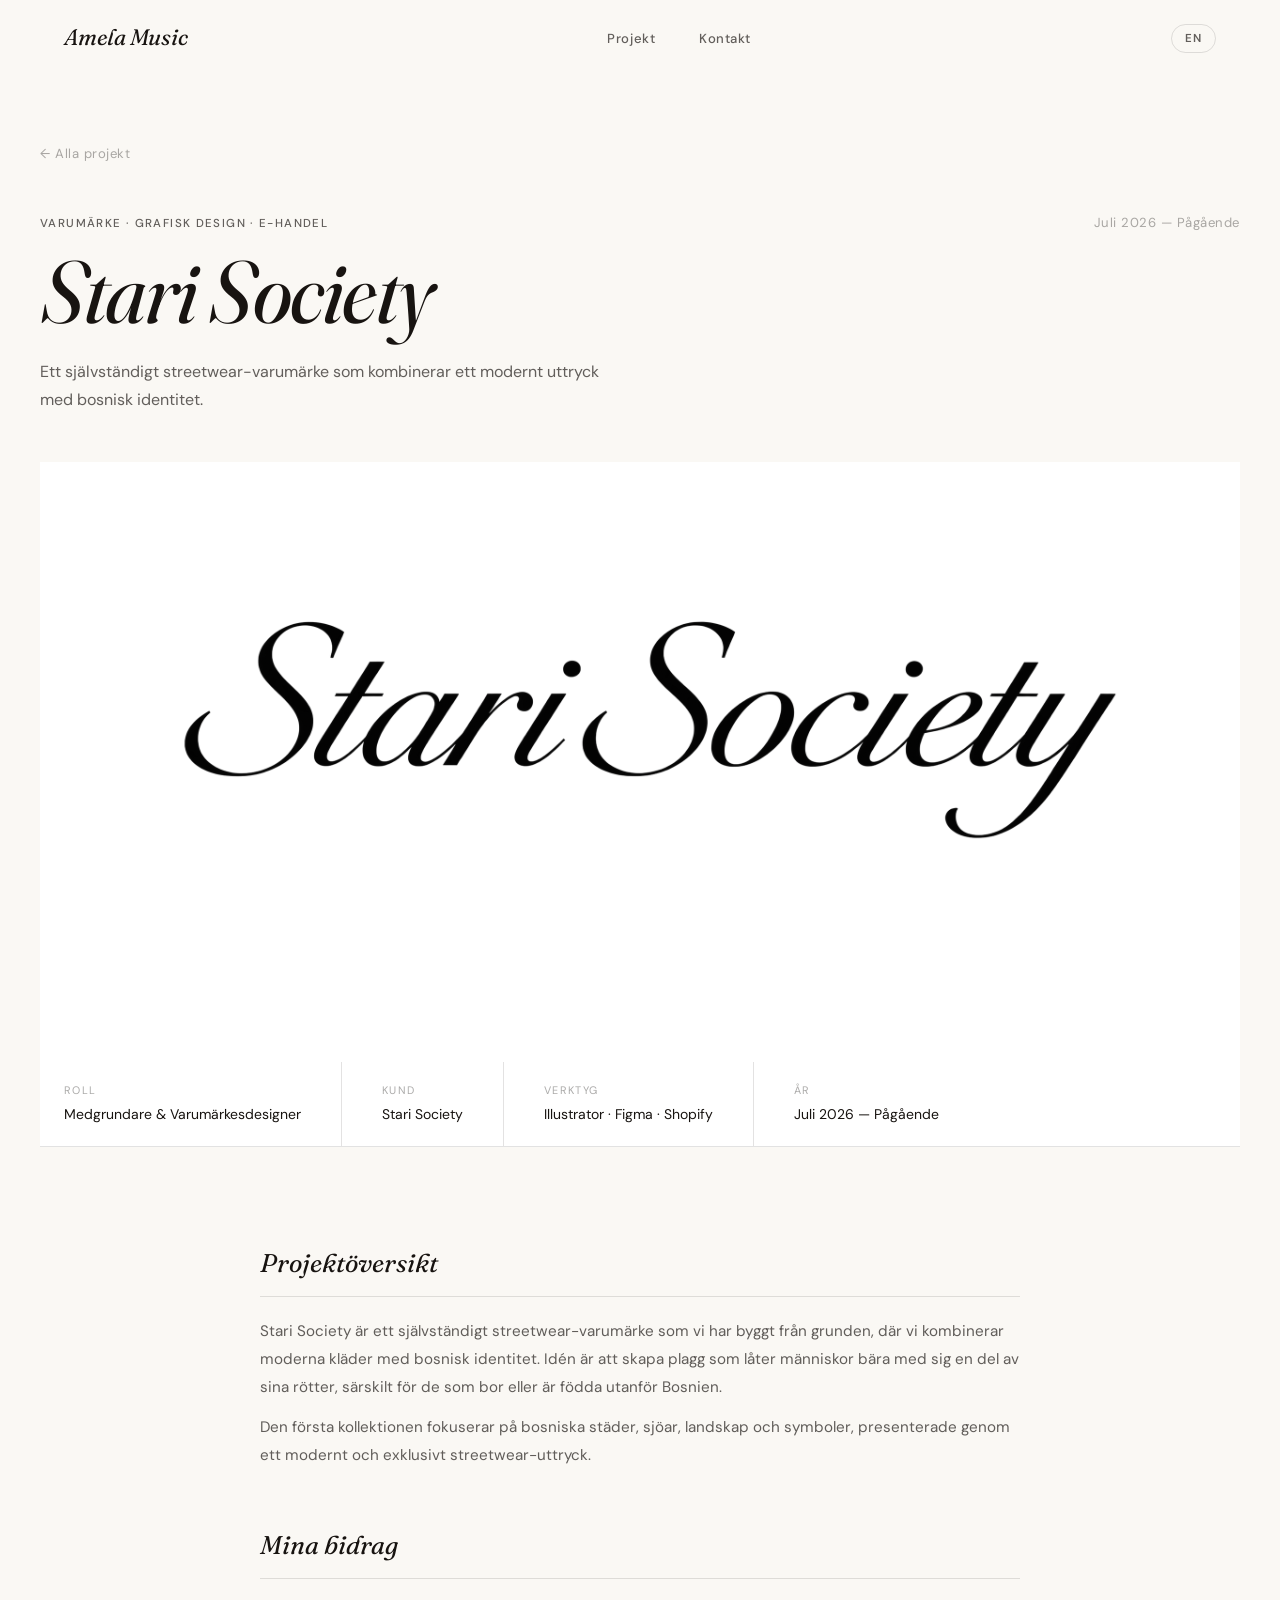
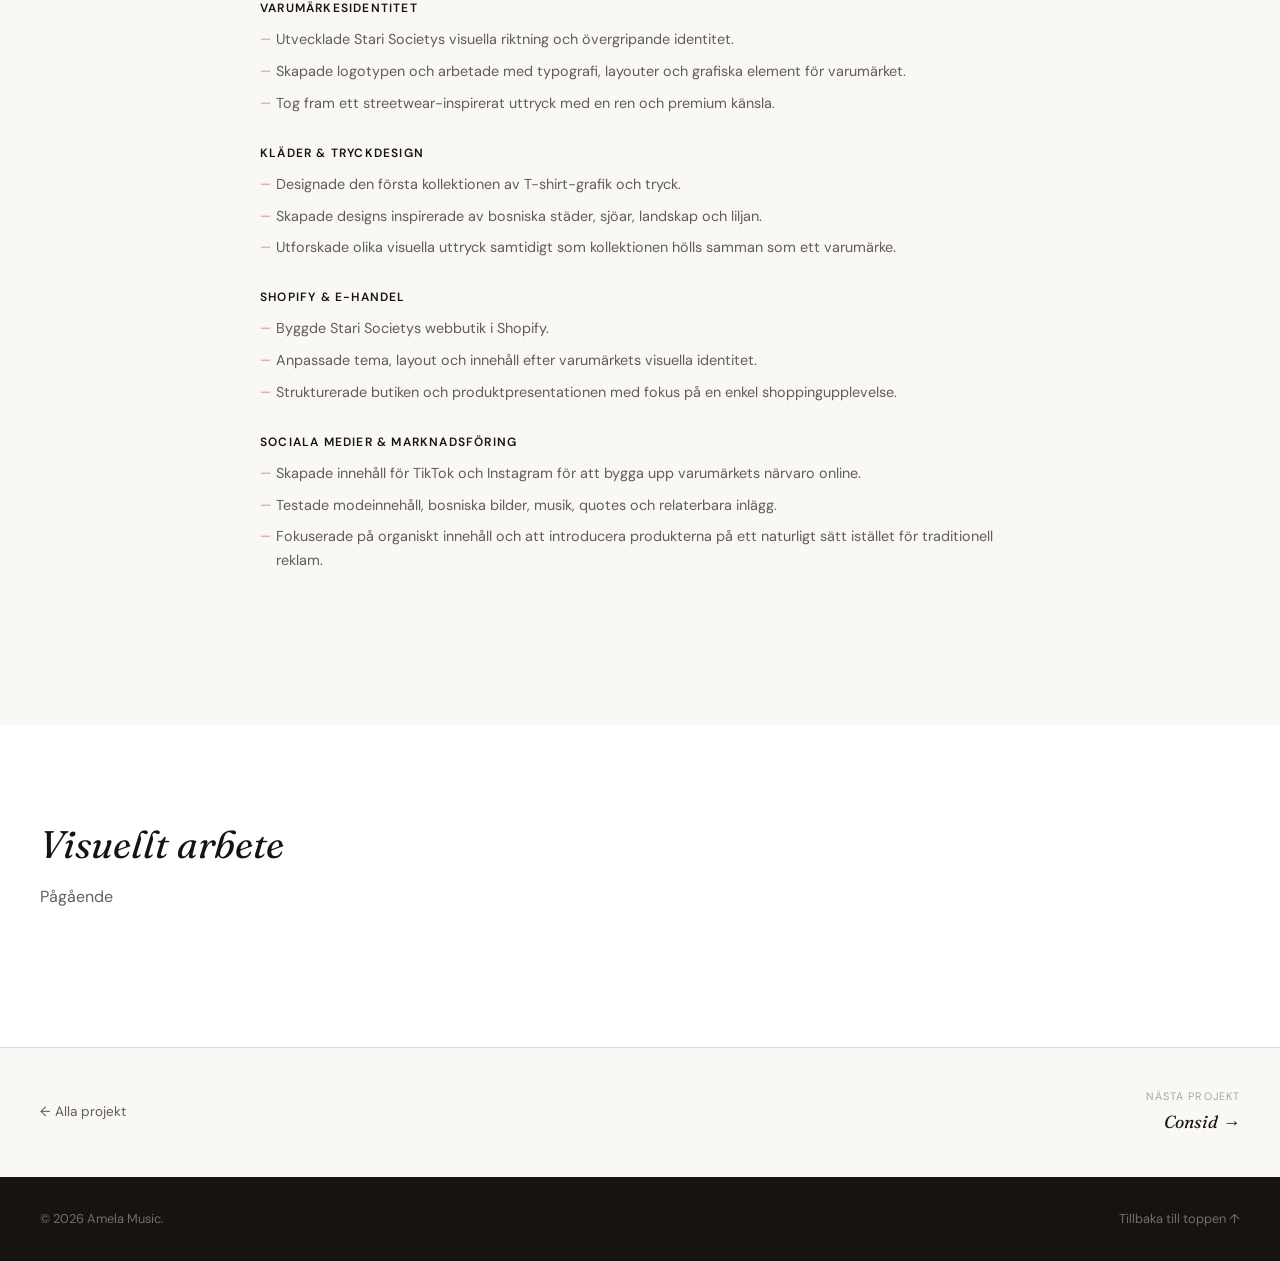
<file: projects/starisociety.html>
<!DOCTYPE html>
<html lang="en">
<head>
  <meta charset="UTF-8" />
  <meta name="viewport" content="width=device-width, initial-scale=1.0" />

  <title>Stari Society — Amela Music</title>

  <link rel="preconnect" href="https://fonts.googleapis.com" />
  <link rel="preconnect" href="https://fonts.gstatic.com" crossorigin />

  <link
    href="https://fonts.googleapis.com/css2?family=Fraunces:ital,opsz,wght@0,9..144,300;0,9..144,400;1,9..144,300;1,9..144,400;1,9..144,500&family=DM+Sans:opsz,wght@9..40,300;9..40,400;9..40,500&display=swap"
    rel="stylesheet"
  />

  <link rel="stylesheet" href="../style.css" />
  <link rel="stylesheet" href="../project.css" />
</head>

<body>

  <!-- ───────────────── NAVIGATION ───────────────── -->

  <nav class="nav" id="nav">

    <a href="../index.html" class="nav__logo">
      Amela Music
    </a>

    <ul class="nav__links">

      <!-- <li>
        <a
          href="../about.html"
          class="nav__link"
          data-i18n="nav-about"
        >
          About
        </a>
      </li> -->

      <li>
        <a
          href="../index.html#projects"
          class="nav__link"
          data-i18n="nav-projects"
        >
          Projects
        </a>
      </li>

      <li>
        <a
          href="../index.html#contact"
          class="nav__link"
          data-i18n="nav-contact"
        >
          Contact
        </a>
      </li>

    </ul>

    <button
      class="nav__lang"
      id="langToggle"
      aria-label="Switch language"
    >
      EN
    </button>

    <button
      class="nav__burger"
      id="burger"
      aria-label="Open menu"
      aria-expanded="false"
    >
      <span></span>
      <span></span>
      <span></span>
    </button>

  </nav>


  <!-- ───────────────── MOBILE MENU ───────────────── -->

  <div class="nav__overlay" id="navOverlay">

    <ul class="nav__links">

      <!-- <li>
        <a
          href="../about.html"
          class="nav__link"
          data-i18n="nav-about"
        >
          About
        </a>
      </li> -->

      <li>
        <a
          href="../index.html#projects"
          class="nav__link"
          data-i18n="nav-projects"
        >
          Projects
        </a>
      </li>

      <li>
        <a
          href="../index.html#contact"
          class="nav__link"
          data-i18n="nav-contact"
        >
          Contact
        </a>
      </li>

    </ul>

  </div>


  <!-- ───────────────── PROJECT HEADER ───────────────── -->

  <header class="proj-header">

    <div class="container">

      <a
        href="../index.html#projects"
        class="proj-back fade-up"
        data-i18n="back"
      >
        ← Back to projects
      </a>


      <div class="proj-header__top fade-up">

        <span
          class="proj-header__tag"
          data-i18n="tag"
        >
          Brand Identity · Graphic Design · E-commerce
        </span>

        <span
          class="proj-header__date"
          data-i18n="date"
        >
          July 2026 — Ongoing
        </span>

      </div>


      <h1 class="fade-up">
        Stari Society
      </h1>


      <p
        class="proj-header__sub fade-up"
        data-i18n="sub"
      >
        Independent streetwear brand combining contemporary design with Bosnian identity.
      </p>

    </div>

  </header>


  <!-- ───────────────── COVER ───────────────── -->

<div class="proj-cover">
  <div class="proj-cover__img">
    <img
    class="stari-cover"
      src="../images/starisociety-cover.png"
      alt="Stari Society"
      style="object-position: top;"
    />
  </div>
</div>


  <!-- ───────────────── PROJECT META ───────────────── -->

  <div class="proj-meta">

    <div class="container">

      <div class="proj-meta__inner">


        <div class="proj-meta__item">

          <span
            class="proj-meta__label"
            data-i18n="meta-role-label"
          >
            Role
          </span>

          <span
            class="proj-meta__value"
            data-i18n="meta-role"
          >
            Co-founder & Brand Designer
          </span>

        </div>


        <div class="proj-meta__item">

          <span
            class="proj-meta__label"
            data-i18n="meta-client-label"
          >
            Client
          </span>

          <span
            class="proj-meta__value"
            data-i18n="meta-client"
          >
            Stari Society
          </span>

        </div>


        <div class="proj-meta__item">

          <span
            class="proj-meta__label"
            data-i18n="meta-tools-label"
          >
            Tools
          </span>

          <span class="proj-meta__value">
            Illustrator · Figma · Shopify
          </span>

        </div>


        <div class="proj-meta__item">

          <span
            class="proj-meta__label"
            data-i18n="meta-year-label"
          >
            Year
          </span>

          <span class="proj-meta__value">
            Juli 2026 — Pågående
          </span>

        </div>


      </div>

    </div>

  </div>


  <!-- ───────────────── PROJECT BODY ───────────────── -->

  <main class="proj-body">

    <div class="container">


      <!-- ───────────────── OVERVIEW ───────────────── -->

      <section class="proj-section fade-up">

        <h2 data-i18n="overview-title">
          Project Overview
        </h2>

        <p data-i18n="overview-p1">
          Stari Society is an independent streetwear brand we started from the ground up, combining modern clothing with Bosnian identity. The idea is to create pieces that let people carry a part of their roots with them, especially those who live or were born outside of Bosnia.
        </p>

        <p data-i18n="overview-p2">
          The first collection focuses on Bosnian cities, lakes, landscapes and symbols, presented through a modern and premium streetwear aesthetic.
        </p>

      </section>


      <!-- ───────────────── CONTRIBUTIONS ───────────────── -->

      <section class="proj-section fade-up">

        <h2 data-i18n="contrib-title">
          My Contributions
        </h2>


        <!-- BRAND -->

        <div class="proj-contribution">

          <h3 data-i18n="c1-title">
            Brand Identity
          </h3>

          <ul>

            <li data-i18n="c1-1">
              Developed the visual direction and overall identity for Stari Society.
            </li>

            <li data-i18n="c1-2">
              Created the logo and explored typography, layouts and graphic elements for the brand.
            </li>

            <li data-i18n="c1-3">
              Defined a streetwear-inspired direction with a clean and premium feel.
            </li>

          </ul>

        </div>


        <!-- CLOTHING -->

        <div class="proj-contribution">

          <h3 data-i18n="c2-title">
            Clothing & Print Design
          </h3>

          <ul>

            <li data-i18n="c2-1">
              Designed the first collection of T-shirt graphics and prints.
            </li>

            <li data-i18n="c2-2">
              Created designs inspired by Bosnian cities, lakes, landscapes and the fleur-de-lis.
            </li>

            <li data-i18n="c2-3">
              Developed different visual directions while keeping the collection consistent as a brand.
            </li>

          </ul>

        </div>


        <!-- SHOPIFY -->

        <div class="proj-contribution">

          <h3 data-i18n="c3-title">
            Shopify & E-commerce
          </h3>

          <ul>

            <li data-i18n="c3-1">
              Built the Stari Society online store using Shopify.
            </li>

            <li data-i18n="c3-2">
              Adapted the theme, layout and content to fit the brand's visual identity.
            </li>

            <li data-i18n="c3-3">
              Structured the store and product presentation with a focus on a simple shopping experience.
            </li>

          </ul>

        </div>


        <!-- SOCIAL MEDIA -->

        <div class="proj-contribution">

          <h3 data-i18n="c4-title">
            Social Media & Marketing
          </h3>

          <ul>

            <li data-i18n="c4-1">
              Created content for TikTok and Instagram to build the brand's online presence.
            </li>

            <li data-i18n="c4-2">
              Experimented with fashion content, Bosnian imagery, music, quotes and relatable posts.
            </li>

            <li data-i18n="c4-3">
              Focused on organic content and introducing the products naturally rather than relying on traditional advertising.
            </li>

          </ul>

        </div>


      </section>

    </div>

  </main>


  <!-- ───────────────── GALLERY ───────────────── -->

<!-- ───────────────── VISUAL WORK ───────────────── -->

<section class="proj-gallery">

  <div class="container">

    <h2
      class="fade-up"
      data-i18n="gallery-title"
    >
      Visual Work
    </h2>

     <p
      class="fade-up"
      data-i18n="gallery-status"
    >
      Ongoing
    </p>

    <!-- ───────────────── BRAND IDENTITY ───────────────── -->

    <!-- <div class="proj-gallery__block fade-up">

      <h3 data-i18n="gallery-brand">
        Brand Identity
      </h3>

      <div class="proj-gallery__grid">

        <div class="proj-img">
          <img
            src="../images/stari-logo.png"
            alt="Stari Society logo"
          />
        </div>

      </div>

    </div> -->


    <!-- ───────────────── T-SHIRT DESIGNS ───────────────── -->

    <!-- <div class="proj-gallery__block fade-up">

      <h3 data-i18n="gallery-shirts">
        T-shirt Designs
      </h3>

      <div class="proj-gallery__grid">

        <div class="proj-img">
          <img
            src="../images/stari-shirt-1.png"
            alt="Stari Society T-shirt design"
          />
        </div>

        <div class="proj-img">
          <img
            src="../images/stari-shirt-2.png"
            alt="Stari Society T-shirt design"
          />
        </div>

        <div class="proj-img">
          <img
            src="../images/stari-shirt-3.png"
            alt="Stari Society T-shirt design"
          />
        </div>

        <div class="proj-img">
          <img
            src="../images/stari-shirt-4.png"
            alt="Stari Society T-shirt design"
          />
        </div>

      </div>

    </div> -->


    <!-- ───────────────── SHOPIFY ───────────────── -->

    <!-- <div class="proj-gallery__block fade-up">

      <h3 data-i18n="gallery-shopify">
        Shopify Store
      </h3>

      <div class="proj-gallery__grid">

        <div class="proj-img">
          <img
            src="../images/stari-shopify.png"
            alt="Stari Society Shopify store"
          />
        </div>

        <div class="proj-img">
          <img
            src="../images/stari-shopify-2.png"
            alt="Stari Society Shopify store"
          />
        </div>

      </div>

    </div> -->


    <!-- ───────────────── SOCIAL MEDIA ───────────────── -->

    <!-- <div class="proj-gallery__block fade-up">

      <h3 data-i18n="gallery-social">
        Social Media
      </h3>

      <div class="proj-gallery__grid">

        <div class="proj-img">
          <img
            src="../images/stari-tiktok.png"
            alt="Stari Society TikTok"
          />
        </div>

        <div class="proj-img">
          <img
            src="../images/stari-instagram.png"
            alt="Stari Society Instagram"
          />
        </div>

      </div>

    </div>


  </div> -->

</section>


  <!-- ───────────────── PROJECT NAVIGATION ───────────────── -->

  <div class="proj-footer-nav">

    <div class="container">

      <a
        href="../index.html#projects"
        class="proj-nav-back"
        data-i18n="back"
      >
        ← All projects
      </a>


      <a
        href="consid.html"
        class="proj-nav-next"
      >

        <span data-i18n="next-label">
          Next project
        </span>

        <strong>
          Consid →
        </strong>

      </a>

    </div>

  </div>


  <!-- ───────────────── FOOTER ───────────────── -->

  <footer class="footer">

    <div class="container">

      <p>
        © <span id="year"></span> Amela Music.
      </p>

      <p class="footer__back">

        <a
          href="#"
          data-i18n="footer-back"
        >
          Back to top ↑
        </a>

      </p>

    </div>

  </footer>


  <!-- ───────────────── SCRIPTS ───────────────── -->

  <script>
    window.__projectPage = true;
  </script>

  <script src="../script.js"></script>


  <script>

    document.getElementById('year').textContent =
      new Date().getFullYear();


    const t = {

      /* =====================================================
         ENGLISH
      ===================================================== */

      en: {

        "nav-about":
          "About",

        "nav-projects":
          "Projects",

        "nav-contact":
          "Contact",

        "back":
          "← All projects",

        "tag":
          "Brand Identity · Graphic Design · E-commerce",

        "date":
          "July 2026 — Ongoing",

        "sub":
          "Independent streetwear brand combining contemporary design with Bosnian identity.",


        /* META */

        "meta-role-label":
          "Role",

        "meta-role":
          "Co-founder & Brand Designer",

        "meta-client-label":
          "Client",

        "meta-client":
          "Stari Society",

        "meta-tools-label":
          "Tools",

        "meta-year-label":
          "Year",


        /* OVERVIEW */

        "overview-title":
          "Project Overview",

        "overview-p1":
          "Stari Society is an independent streetwear brand we started from the ground up, combining modern clothing with Bosnian identity. The idea is to create pieces that let people carry a part of their roots with them, especially those who live or were born outside of Bosnia.",

        "overview-p2":
          "The first collection focuses on Bosnian cities, lakes, landscapes and symbols, presented through a modern and premium streetwear aesthetic.",


        /* CONTRIBUTIONS */

        "contrib-title":
          "My Contributions",


        "c1-title":
          "Brand Identity",

        "c1-1":
          "Developed the visual direction and overall identity for Stari Society.",

        "c1-2":
          "Created the logo and explored typography, layouts and graphic elements for the brand.",

        "c1-3":
          "Defined a streetwear-inspired direction with a clean and premium feel.",


        "c2-title":
          "Clothing & Print Design",

        "c2-1":
          "Designed the first collection of T-shirt graphics and prints.",

        "c2-2":
          "Created designs inspired by Bosnian cities, lakes, landscapes and the fleur-de-lis.",

        "c2-3":
          "Developed different visual directions while keeping the collection consistent as a brand.",


        "c3-title":
          "Shopify & E-commerce",

        "c3-1":
          "Built the Stari Society online store using Shopify.",

        "c3-2":
          "Adapted the theme, layout and content to fit the brand's visual identity.",

        "c3-3":
          "Structured the store and product presentation with a focus on a simple shopping experience.",


        "c4-title":
          "Social Media & Marketing",

        "c4-1":
          "Created content for TikTok and Instagram to build the brand's online presence.",

        "c4-2":
          "Experimented with fashion content, Bosnian imagery, music, quotes and relatable posts.",

        "c4-3":
          "Focused on organic content and introducing the products naturally rather than relying on traditional advertising.",


        /* GALLERY */

        "gallery-title":
          "Visual Work",

        "next-label":
          "Next project",

        "footer-back":
          "Back to top ↑",
          "gallery-title":
  "Visual Work",

"gallery-brand":
  "Brand Identity",

"gallery-shirts":
  "T-shirt Designs",

"gallery-shopify":
  "Shopify Store",

"gallery-social":
  "Social Media",
  "gallery-title": "Visual Work",
"gallery-status": "Ongoing",

      },


      /* =====================================================
         SWEDISH
      ===================================================== */

      sv: {

        "nav-about":
          "Om mig",

        "nav-projects":
          "Projekt",

        "nav-contact":
          "Kontakt",

        "back":
          "← Alla projekt",

        "tag":
          "Varumärke · Grafisk Design · E-handel",

        "date":
          "Juli 2026 — Pågående",

        "sub":
          "Ett självständigt streetwear-varumärke som kombinerar ett modernt uttryck med bosnisk identitet.",


        /* META */

        "meta-role-label":
          "Roll",

        "meta-role":
          "Medgrundare & Varumärkesdesigner",

        "meta-client-label":
          "Kund",

        "meta-client":
          "Stari Society",

        "meta-tools-label":
          "Verktyg",

        "meta-year-label":
          "År",


        /* OVERVIEW */

        "overview-title":
          "Projektöversikt",

        "overview-p1":
          "Stari Society är ett självständigt streetwear-varumärke som vi har byggt från grunden, där vi kombinerar moderna kläder med bosnisk identitet. Idén är att skapa plagg som låter människor bära med sig en del av sina rötter, särskilt för de som bor eller är födda utanför Bosnien.",

        "overview-p2":
          "Den första kollektionen fokuserar på bosniska städer, sjöar, landskap och symboler, presenterade genom ett modernt och exklusivt streetwear-uttryck.",


        /* CONTRIBUTIONS */

        "contrib-title":
          "Mina bidrag",


        "c1-title":
          "Varumärkesidentitet",

        "c1-1":
          "Utvecklade Stari Societys visuella riktning och övergripande identitet.",

        "c1-2":
          "Skapade logotypen och arbetade med typografi, layouter och grafiska element för varumärket.",

        "c1-3":
          "Tog fram ett streetwear-inspirerat uttryck med en ren och premium känsla.",


        "c2-title":
          "Kläder & Tryckdesign",

        "c2-1":
          "Designade den första kollektionen av T-shirt-grafik och tryck.",

        "c2-2":
          "Skapade designs inspirerade av bosniska städer, sjöar, landskap och liljan.",

        "c2-3":
          "Utforskade olika visuella uttryck samtidigt som kollektionen hölls samman som ett varumärke.",


        "c3-title":
          "Shopify & E-handel",

        "c3-1":
          "Byggde Stari Societys webbutik i Shopify.",

        "c3-2":
          "Anpassade tema, layout och innehåll efter varumärkets visuella identitet.",

        "c3-3":
          "Strukturerade butiken och produktpresentationen med fokus på en enkel shoppingupplevelse.",


        "c4-title":
          "Sociala medier & Marknadsföring",

        "c4-1":
          "Skapade innehåll för TikTok och Instagram för att bygga upp varumärkets närvaro online.",

        "c4-2":
          "Testade modeinnehåll, bosniska bilder, musik, quotes och relaterbara inlägg.",

        "c4-3":
          "Fokuserade på organiskt innehåll och att introducera produkterna på ett naturligt sätt istället för traditionell reklam.",


        /* GALLERY */

        "gallery-title":
          "Visuellt arbete",

        "next-label":
          "Nästa projekt",
          "gallery-title":
  "Visuellt arbete",

"gallery-brand":
  "Varumärkesidentitet",

"gallery-shirts":
  "T-shirt-design",

"gallery-shopify":
  "Shopify-butik",

"gallery-social":
  "Sociala medier",
  "gallery-title": "Visuellt arbete",
"gallery-status": "Pågående",

        "footer-back":
          "Tillbaka till toppen ↑"

      }

    };


    /* =====================================================
       LANGUAGE
    ===================================================== */

    function applyLang(lang) {

      document
        .querySelectorAll('[data-i18n]')
        .forEach(el => {

          const key =
            el.getAttribute('data-i18n');

          if (t[lang][key]) {

            el.textContent =
              t[lang][key];

          }

        });


      document.getElementById('langToggle').textContent =
        lang === 'sv'
          ? 'EN'
          : 'SV';


      localStorage.setItem(
        'lang',
        lang
      );

    }


    applyLang(
      localStorage.getItem('lang') || 'en'
    );


    document
      .getElementById('langToggle')
      ?.addEventListener(
        'click',
        () => {

          applyLang(
            localStorage.getItem('lang') === 'sv'
              ? 'en'
              : 'sv'
          );

        }
      );

  </script>

</body>
</html>
</file>
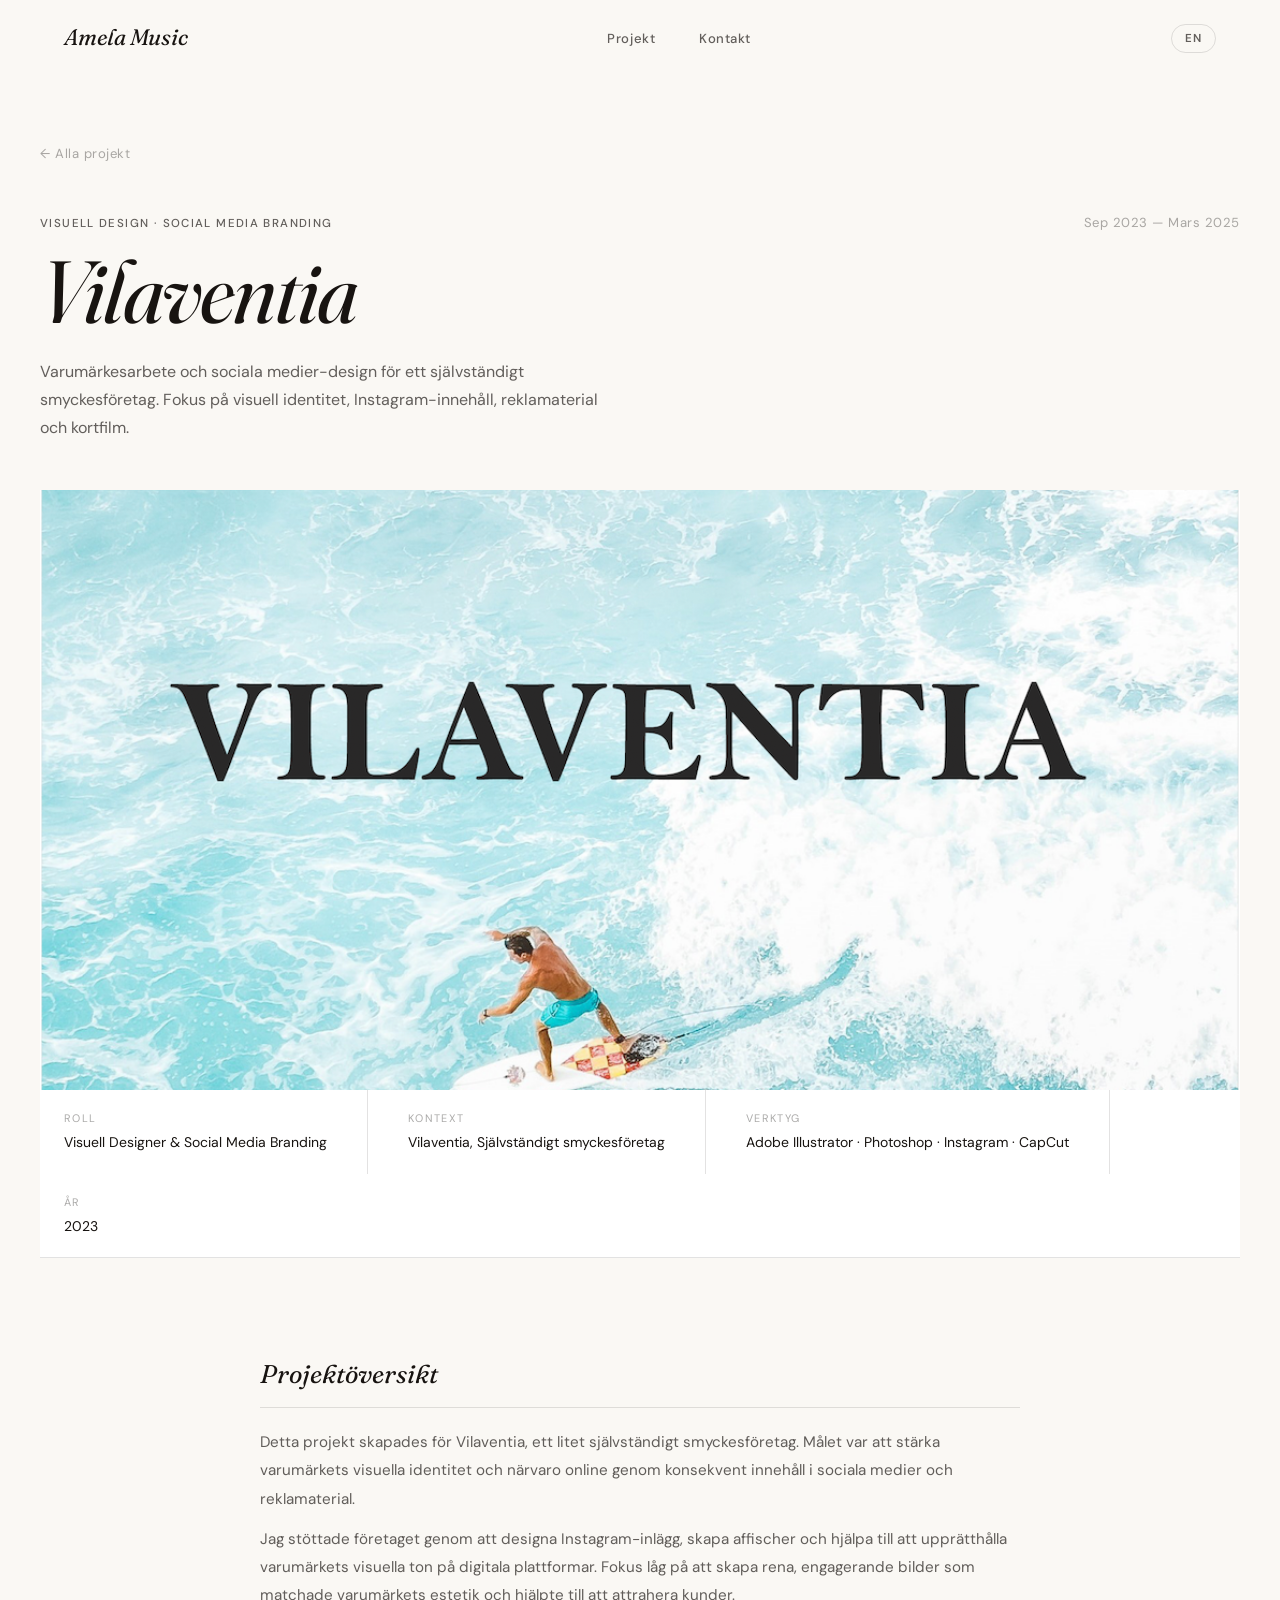
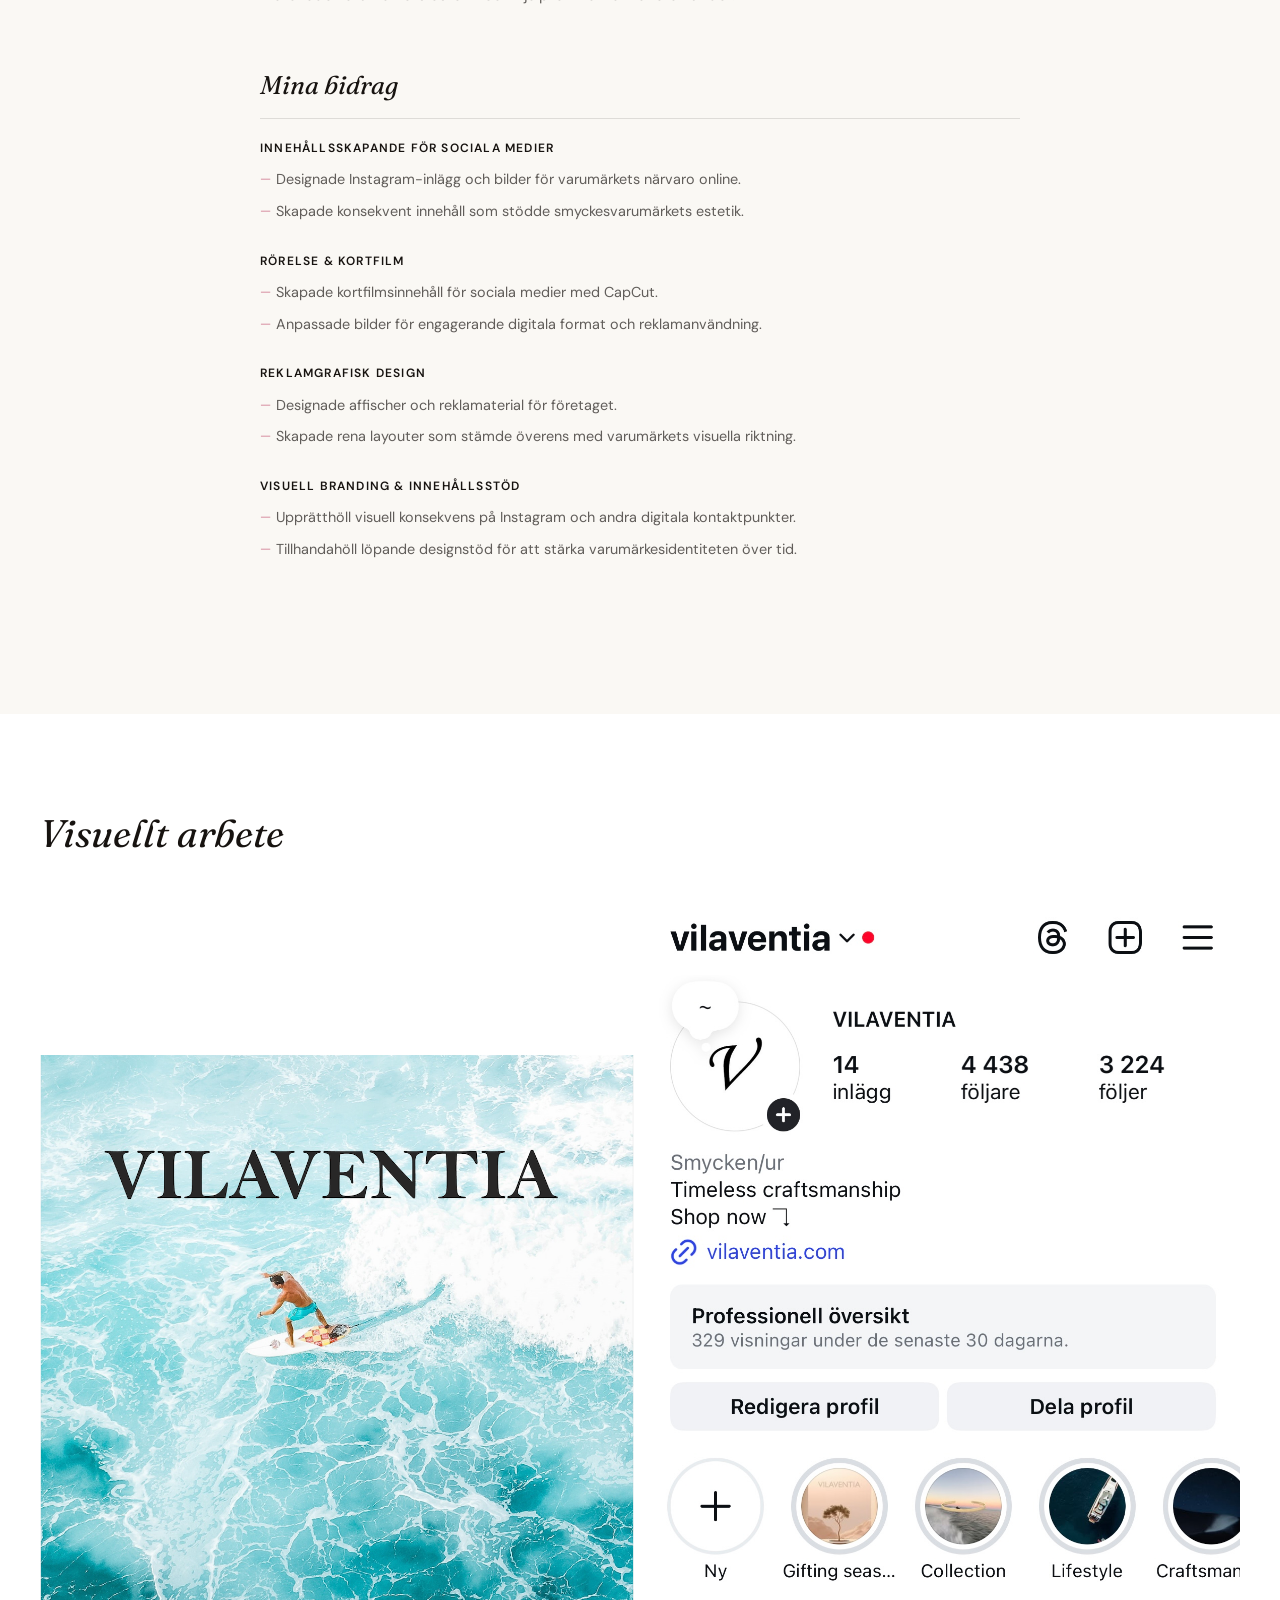
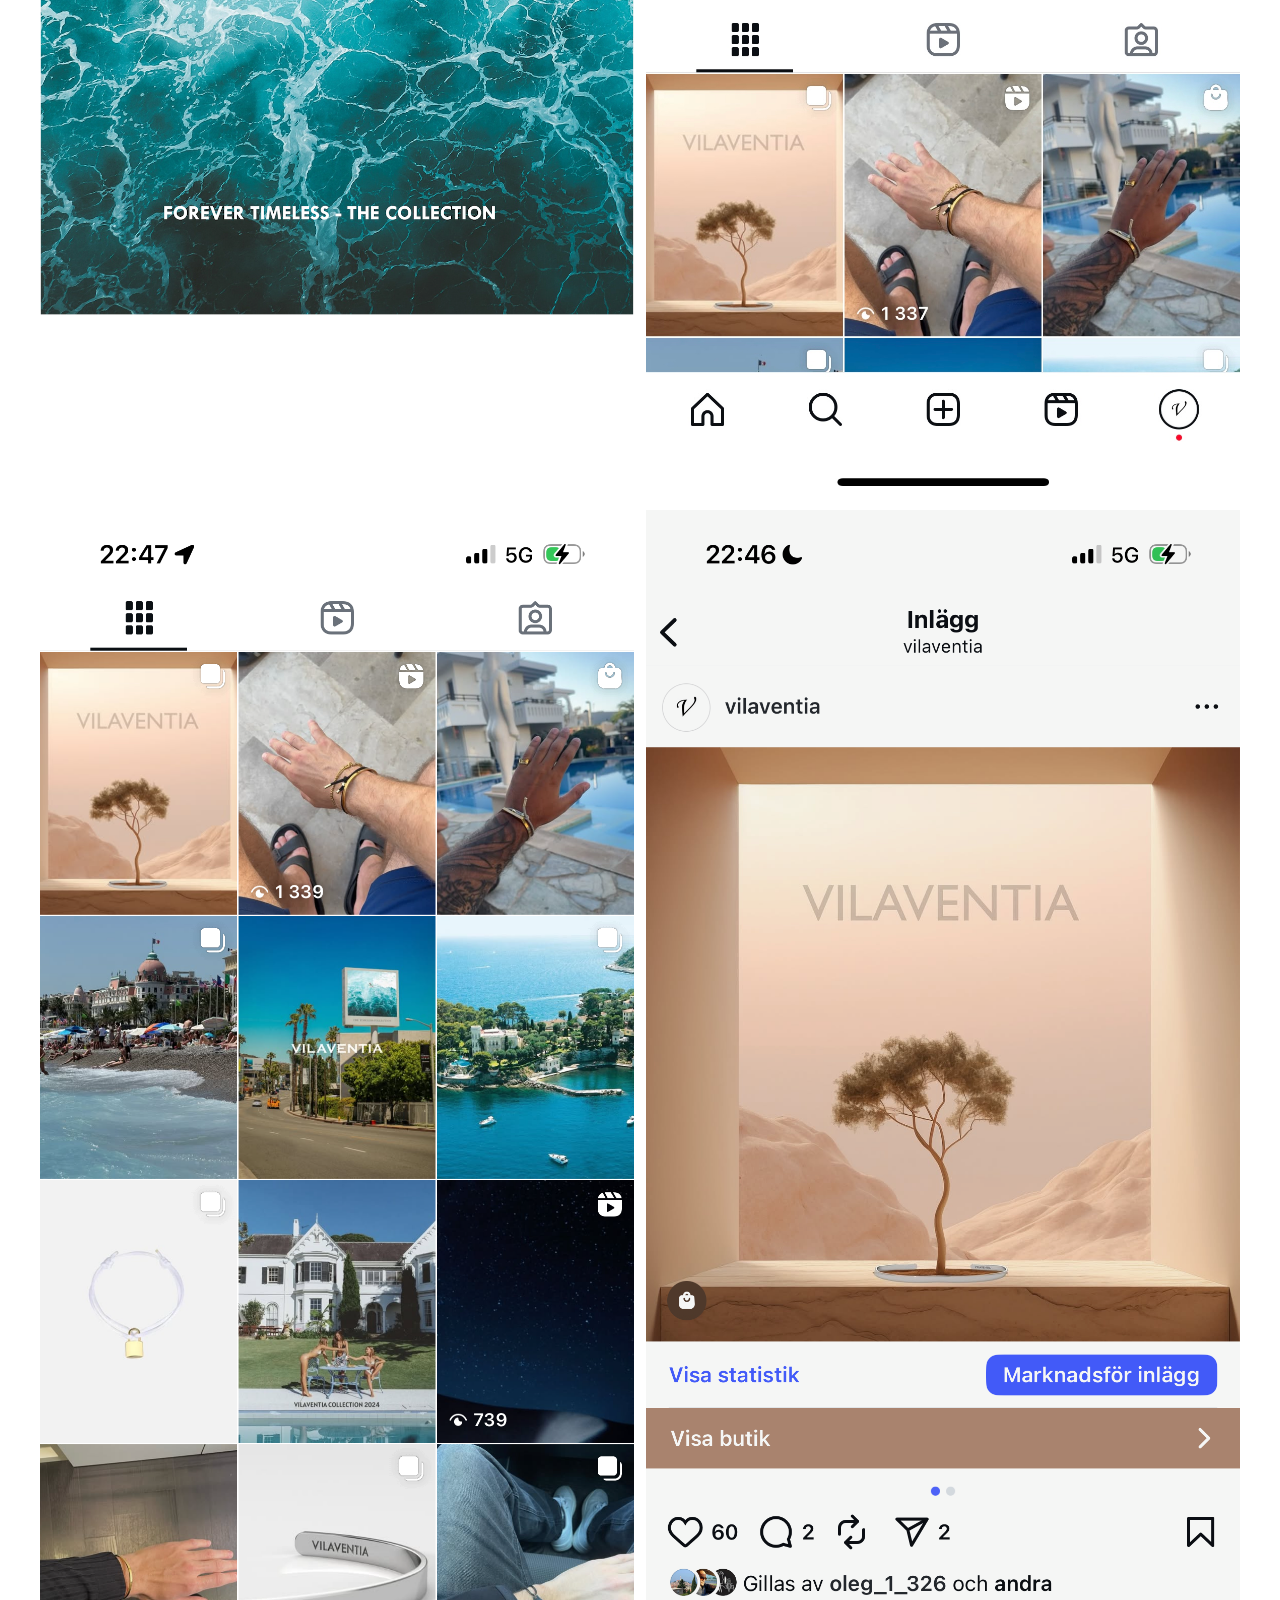
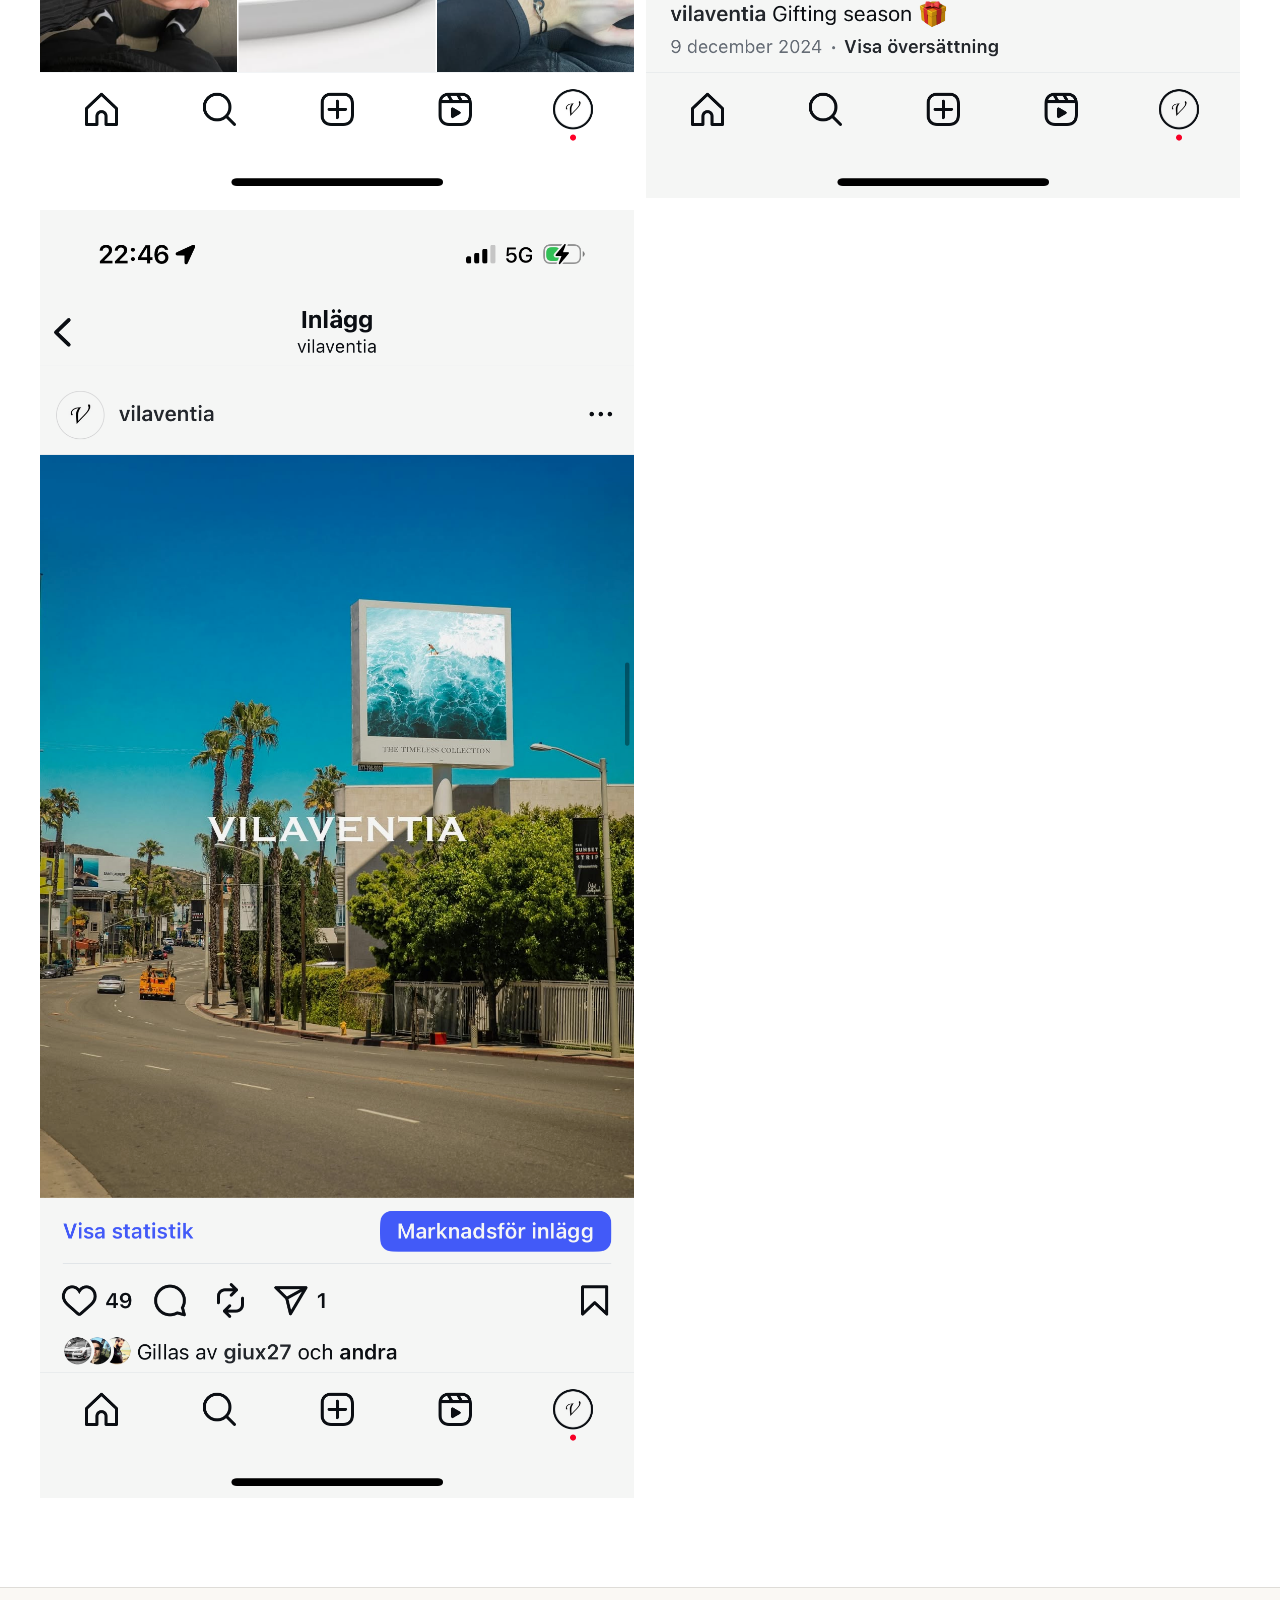
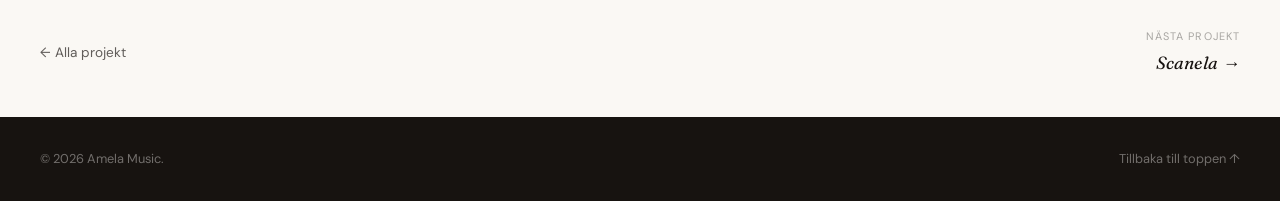
<file: projects/vilaventia.html>
<!DOCTYPE html>
<html lang="en">
<head>
  <meta charset="UTF-8" />
  <meta name="viewport" content="width=device-width, initial-scale=1.0" />
  <title>Vilaventia — Amela Music</title>
  <link rel="preconnect" href="https://fonts.googleapis.com" />
  <link rel="preconnect" href="https://fonts.gstatic.com" crossorigin />
  <link href="https://fonts.googleapis.com/css2?family=Fraunces:ital,opsz,wght@0,9..144,300;0,9..144,400;1,9..144,300;1,9..144,400;1,9..144,500&family=DM+Sans:opsz,wght@9..40,300;9..40,400;9..40,500&display=swap" rel="stylesheet" />
  <link rel="stylesheet" href="../style.css" />
  <link rel="stylesheet" href="../project.css" />
</head>
<body>

  <nav class="nav" id="nav">
    <a href="../index.html" class="nav__logo">Amela Music</a>
    <ul class="nav__links">
      <!-- <li><a href="../about.html"          class="nav__link" data-i18n="nav-about">About</a></li> -->
      <li><a href="../index.html#projects" class="nav__link" data-i18n="nav-projects">Projects</a></li>
      <li><a href="../index.html#contact"  class="nav__link" data-i18n="nav-contact">Contact</a></li>
    </ul>
    <button class="nav__lang" id="langToggle" aria-label="Switch language">EN</button>
    <button class="nav__burger" id="burger" aria-label="Open menu" aria-expanded="false">
      <span></span><span></span><span></span>
    </button>
  </nav>
  <div class="nav__overlay" id="navOverlay">
    <ul class="nav__links">
      <!-- <li><a href="../about.html"          class="nav__link" data-i18n="nav-about">About</a></li> -->
      <li><a href="../index.html#projects" class="nav__link" data-i18n="nav-projects">Projects</a></li>
      <li><a href="../index.html#contact"  class="nav__link" data-i18n="nav-contact">Contact</a></li>
    </ul>
  </div>

  <header class="proj-header">
    <div class="container">
      <a href="../index.html#projects" class="proj-back fade-up" data-i18n="back">← Back to projects</a>
      <div class="proj-header__top fade-up">
        <span class="proj-header__tag" data-i18n="tag">Visual Design · Social Media Branding</span>
        <span class="proj-header__date" data-i18n="date">Sep 2023 — March 2025</span>
      </div>
      <h1 class="fade-up">Vilaventia</h1>
      <p class="proj-header__sub fade-up" data-i18n="sub">
        Small business branding and social media design for an independent jewelry business. Focused on visual identity, Instagram content, promotional materials, and short-form video.
      </p>
    </div>
  </header>

  <div class="proj-cover">
    <div class="proj-cover__img">
<img src="../images/vilaventia-cover1.png" alt="Vilaventia branding" style="object-position: top;" />    </div>
  </div>

  <div class="proj-meta">
    <div class="container">
      <div class="proj-meta__inner">
        <div class="proj-meta__item">
          <span class="proj-meta__label" data-i18n="meta-role-label">Role</span>
          <span class="proj-meta__value" data-i18n="meta-role">Visual Designer & Social Media Branding</span>
        </div>
        <div class="proj-meta__item">
          <span class="proj-meta__label" data-i18n="meta-context-label">Context</span>
          <span class="proj-meta__value" data-i18n="meta-context">Vilaventia, Independent Jewelry Business</span>
        </div>
        <div class="proj-meta__item">
          <span class="proj-meta__label" data-i18n="meta-tools-label">Tools</span>
          <span class="proj-meta__value">Adobe Illustrator · Photoshop · Instagram · CapCut</span>
        </div>
        <div class="proj-meta__item">
          <span class="proj-meta__label" data-i18n="meta-year-label">Year</span>
          <span class="proj-meta__value">2023</span>
        </div>
      </div>
    </div>
  </div>

  <main class="proj-body">
    <div class="container">

      <section class="proj-section fade-up">
        <h2 data-i18n="overview-title">Project Overview</h2>
        <p data-i18n="overview-p1">
          This project was created for Vilaventia, a small independent jewelry business. The goal was to strengthen the brand's visual identity and online presence through consistent social media content and promotional materials.
        </p>
        <p data-i18n="overview-p2">
          I supported the business by designing Instagram posts, creating posters, and helping maintain the brand's visual tone across digital platforms. The focus was on creating clean, engaging visuals that matched the brand's aesthetic and helped attract customers.
        </p>
      </section>

      <section class="proj-section fade-up">
        <h2 data-i18n="contrib-title">My Contributions</h2>

        <div class="proj-contribution">
          <h3 data-i18n="c1-title">Social Media Content Creation</h3>
          <ul>
            <li data-i18n="c1-1">Designed Instagram posts and visuals for the brand's online presence.</li>
            <li data-i18n="c1-2">Created consistent content that supported the jewelry brand's aesthetic.</li>
          </ul>
        </div>

        <div class="proj-contribution">
          <h3 data-i18n="c2-title">Motion & Short-Form Video</h3>
          <ul>
            <li data-i18n="c2-1">Created short-form video content for social media using CapCut.</li>
            <li data-i18n="c2-2">Adapted visuals for engaging digital formats and promotional use.</li>
          </ul>
        </div>

        <div class="proj-contribution">
          <h3 data-i18n="c3-title">Promotional Graphic Design</h3>
          <ul>
            <li data-i18n="c3-1">Designed posters and promotional materials for the business.</li>
            <li data-i18n="c3-2">Created clean layouts that aligned with the brand's visual direction.</li>
          </ul>
        </div>

        <div class="proj-contribution">
          <h3 data-i18n="c4-title">Visual Branding & Content Support</h3>
          <ul>
            <li data-i18n="c4-1">Maintained visual consistency across Instagram and other digital touchpoints.</li>
            <li data-i18n="c4-2">Provided ongoing design support to strengthen the brand identity over time.</li>
          </ul>
        </div>

      </section>
    </div>
  </main>

  <section class="proj-gallery">
    <div class="container">
      <h2 class="fade-up" data-i18n="gallery-title">Visual Work</h2>
      <div class="proj-gallery__grid fade-up">
        <div class="proj-img"><img src="../images/vilaventia-cover1.png" alt="Vilaventia branding" /></div>
        <div class="proj-img"><img src="../images/vilaventia-1.jpg" alt="Instagram content" /></div>
        <div class="proj-img"><img src="../images/vilaventia-2.PNG" alt="Poster design" /></div>
        <div class="proj-img"><img src="../images/vilaventia-3.PNG" alt="Promotional design" /></div>
        <div class="proj-img"><img src="../images/vilaventia-4.PNG" alt="Promotional design" /></div>
      </div>
    </div>
  </section>

  <div class="proj-footer-nav">
    <div class="container">
      <a href="../index.html#projects" class="proj-nav-back" data-i18n="back">← All projects</a>
      <a href="scanela.html" class="proj-nav-next">
        <span data-i18n="next-label">Next project</span>
        <strong>Scanela →</strong>
      </a>
    </div>
  </div>

  <footer class="footer">
    <div class="container">
      <p>© <span id="year"></span> Amela Music. </p>
      <p class="footer__back"><a href="#" data-i18n="footer-back">Back to top ↑</a></p>
    </div>
  </footer>

  <script>window.__projectPage = true;</script>
  <script src="../script.js"></script>
  <script>
    document.getElementById('year').textContent = new Date().getFullYear();

    const t = {
      en: {
        "nav-about": "About",
        "nav-projects": "Projects",
        "nav-contact": "Contact",
        "back": "← All projects",
        "tag": "Visual Design · Social Media Branding",
        "date": "Sep 2023 — March 2025",
        "sub": "Small business branding and social media design for an independent jewelry business. Focused on visual identity, Instagram content, promotional materials, and short-form video.",
        "meta-role-label": "Role",
        "meta-role": "Visual Designer & Social Media Branding",
        "meta-context-label": "Context",
        "meta-context": "Vilaventia, Independent Jewelry Business",
        "meta-tools-label": "Tools",
        "meta-year-label": "Year",
        "overview-title": "Project Overview",
        "overview-p1": "This project was created for Vilaventia, a small independent jewelry business. The goal was to strengthen the brand's visual identity and online presence through consistent social media content and promotional materials.",
        "overview-p2": "I supported the business by designing Instagram posts, creating posters, and helping maintain the brand's visual tone across digital platforms. The focus was on creating clean, engaging visuals that matched the brand's aesthetic and helped attract customers.",
        "contrib-title": "My Contributions",
        "c1-title": "Social Media Content Creation",
        "c1-1": "Designed Instagram posts and visuals for the brand's online presence.",
        "c1-2": "Created consistent content that supported the jewelry brand's aesthetic.",
        "c2-title": "Motion & Short-Form Video",
        "c2-1": "Created short-form video content for social media using CapCut.",
        "c2-2": "Adapted visuals for engaging digital formats and promotional use.",
        "c3-title": "Promotional Graphic Design",
        "c3-1": "Designed posters and promotional materials for the business.",
        "c3-2": "Created clean layouts that aligned with the brand's visual direction.",
        "c4-title": "Visual Branding & Content Support",
        "c4-1": "Maintained visual consistency across Instagram and other digital touchpoints.",
        "c4-2": "Provided ongoing design support to strengthen the brand identity over time.",
        "gallery-title": "Visual Work",
        "next-label": "Next project",
        "footer-text": "",
        "footer-back": "Back to top ↑"
      },
      sv: {
        "nav-about": "Om mig",
        "nav-projects": "Projekt",
        "nav-contact": "Kontakt",
        "back": "← Alla projekt",
        "tag": "Visuell Design · Social Media Branding",
        "date": "Sep 2023 — Mars 2025",
        "sub": "Varumärkesarbete och sociala medier-design för ett självständigt smyckesföretag. Fokus på visuell identitet, Instagram-innehåll, reklamaterial och kortfilm.",
        "meta-role-label": "Roll",
        "meta-role": "Visuell Designer & Social Media Branding",
        "meta-context-label": "Kontext",
        "meta-context": "Vilaventia, Självständigt smyckesföretag",
        "meta-tools-label": "Verktyg",
        "meta-year-label": "År",
        "overview-title": "Projektöversikt",
        "overview-p1": "Detta projekt skapades för Vilaventia, ett litet självständigt smyckesföretag. Målet var att stärka varumärkets visuella identitet och närvaro online genom konsekvent innehåll i sociala medier och reklamaterial.",
        "overview-p2": "Jag stöttade företaget genom att designa Instagram-inlägg, skapa affischer och hjälpa till att upprätthålla varumärkets visuella ton på digitala plattformar. Fokus låg på att skapa rena, engagerande bilder som matchade varumärkets estetik och hjälpte till att attrahera kunder.",
        "contrib-title": "Mina bidrag",
        "c1-title": "Innehållsskapande för sociala medier",
        "c1-1": "Designade Instagram-inlägg och bilder för varumärkets närvaro online.",
        "c1-2": "Skapade konsekvent innehåll som stödde smyckesvarumärkets estetik.",
        "c2-title": "Rörelse & Kortfilm",
        "c2-1": "Skapade kortfilmsinnehåll för sociala medier med CapCut.",
        "c2-2": "Anpassade bilder för engagerande digitala format och reklamanvändning.",
        "c3-title": "Reklamgrafisk design",
        "c3-1": "Designade affischer och reklamaterial för företaget.",
        "c3-2": "Skapade rena layouter som stämde överens med varumärkets visuella riktning.",
        "c4-title": "Visuell branding & Innehållsstöd",
        "c4-1": "Upprätthöll visuell konsekvens på Instagram och andra digitala kontaktpunkter.",
        "c4-2": "Tillhandahöll löpande designstöd för att stärka varumärkesidentiteten över tid.",
        "gallery-title": "Visuellt arbete",
        "next-label": "Nästa projekt",
        "footer-text": "",
        "footer-back": "Tillbaka till toppen ↑"
      }
    };

    function applyLang(lang) {
      document.querySelectorAll('[data-i18n]').forEach(el => {
        const key = el.getAttribute('data-i18n');
        if (t[lang][key]) el.textContent = t[lang][key];
      });
      document.getElementById('langToggle').textContent = lang === 'sv' ? 'EN' : 'SV';
      localStorage.setItem('lang', lang);
    }

    applyLang(localStorage.getItem('lang') || 'en');

    document.getElementById('langToggle')?.addEventListener('click', () => {
      applyLang(localStorage.getItem('lang') === 'sv' ? 'en' : 'sv');
    });
  </script>

</body>
</html>
</file>
<file: style.css>
/* ═══════════════════════════════════════════════
   PORTFOLIO — Amela Music
   Stil: Editorial airy · grain paper · suddiga färgblobbar
   ═══════════════════════════════════════════════ */

/* ── TOKENS ── */
:root {
  --paper: #faf8f4;
  --paper-soft: #f2eee6;
  --white: #ffffff;
  --ink: #171310;
  --ink-70: rgba(23, 19, 16, 0.68);
  --ink-40: rgba(23, 19, 16, 0.36);
  --ink-15: rgba(23, 19, 16, 0.12);

  /* signaturfärger — mjuka, suddiga blobbar */
  --blob-coral: #d4849a;
  --blob-pink: #ffb9c9;
  --blob-lav: #b6a4ff;
  --blob-teal: #86dccf;

  --ff-display: "Fraunces", "DM Serif Display", Georgia, serif;
  --ff-body: "DM Sans", system-ui, sans-serif;

  --radius-sm: 8px;
  --radius-md: 18px;
  --radius-lg: 32px;

  --nav-h: 76px;

  --ease-out: cubic-bezier(0.22, 0.68, 0, 1.2);
  --ease-smooth: cubic-bezier(0.4, 0, 0.2, 1);
}

/* ── RESET ── */
*,
*::before,
*::after {
  box-sizing: border-box;
  margin: 0;
  padding: 0;
}
html {
  scroll-behavior: smooth;
  font-size: 16px;
}
body {
  font-family: var(--ff-body);
  background: var(--paper);
  color: var(--ink);
  line-height: 1.6;
  overflow-x: hidden;
  position: relative;
}
/* film grain — täcker hela sidan, ligger ovanpå allt */
body::before {
  content: "";
  position: fixed;
  inset: 0;
  z-index: 200;
  pointer-events: none;
  opacity: 0.045;
  mix-blend-mode: overlay;
  background-image: url("data:image/svg+xml,%3Csvg xmlns='http://www.w3.org/2000/svg' width='180' height='180'%3E%3Cfilter id='n'%3E%3CfeTurbulence type='fractalNoise' baseFrequency='0.9' numOctaves='2' stitchTiles='stitch'/%3E%3C/filter%3E%3Crect width='100%25' height='100%25' filter='url(%23n)'/%3E%3C/svg%3E");
}
img {
  display: block;
  max-width: 100%;
  height: auto;
}
a {
  color: inherit;
  text-decoration: none;
}
ul {
  list-style: none;
}
button {
  cursor: pointer;
  font-family: inherit;
  border: none;
  background: none;
}

/* ── UTILITIES ── */
.container {
  width: min(1200px, 100% - 48px);
  margin-inline: auto;
}
.section {
  padding-block: clamp(72px, 9vw, 120px);
  position: relative;
}
.section__tag {
  display: inline-flex;
  align-items: center;
  gap: 8px;
  font-size: 0.72rem;
  font-weight: 500;
  letter-spacing: 0.14em;
  text-transform: uppercase;
  color: var(--ink-70);
  margin-bottom: 14px;
}
.section__tag::before {
  display: none;
}
.section__title {
  font-family: var(--ff-display);
  font-weight: 400;
  font-size: clamp(2.1rem, 4vw, 3.1rem);
  line-height: 1.15;
  letter-spacing: -0.01em;
  color: var(--ink);
}
.section__title em {
  font-style: italic;
  color: var(--ink);
  font-weight: 400;
}
.section__header {
  max-width: 560px;
  margin-bottom: 56px;
}
.section__desc {
  margin-top: 16px;
  color: var(--ink-70);
  font-size: 1rem;
}

/* ── BUTTONS ── */
.btn {
  display: inline-flex;
  align-items: center;
  gap: 8px;
  padding: 14px 30px;
  border-radius: 100px;
  font-size: 0.88rem;
  font-weight: 500;
  transition: all 0.3s var(--ease-smooth);
}
.btn--primary {
  background: var(--ink);
  color: var(--paper);
}
.btn--primary:hover {
  background: var(--blob-coral);
  color: var(--ink);
  transform: translateY(-2px);
  box-shadow: 0 10px 28px rgba(255, 138, 99, 0.35);
}
.btn--ghost {
  border: 1.5px solid var(--ink-15);
  color: var(--ink);
  background: rgba(255, 255, 255, 0.5);
  backdrop-filter: blur(6px);
}
.btn--ghost:hover {
  border-color: var(--ink);
  background: var(--white);
}

/* ── FADE-IN ANIMATIONS ── */
.fade-up {
  opacity: 0;
  transform: translateY(28px);
  transition:
    opacity 0.65s var(--ease-smooth),
    transform 0.65s var(--ease-smooth);
}
.fade-up.visible {
  opacity: 1;
  transform: translateY(0);
}

/* ═══════════════════════════════════════════════
   NAVIGATION
   ═══════════════════════════════════════════════ */
.nav {
  position: fixed;
  top: 0;
  left: 0;
  right: 0;
  z-index: 100;
  height: var(--nav-h);
  display: flex;
  align-items: center;
  justify-content: space-between;
  padding-inline: clamp(20px, 5vw, 64px);
  transition:
    background 0.3s,
    box-shadow 0.3s;
}
.nav.scrolled {
  background: rgba(250, 248, 244, 0.78);
  backdrop-filter: blur(14px);
  box-shadow: 0 1px 0 var(--ink-15);
}
.nav__logo {
  font-family: var(--ff-display);
  font-style: italic;
  font-size: 1.4rem;
  font-weight: 400;
  letter-spacing: -0.01em;
  z-index: 101;
}
.nav__links {
  display: flex;
  gap: 44px;
}
.nav__link {
  font-size: 0.82rem;
  font-weight: 500;
  color: var(--ink-70);
  letter-spacing: 0.04em;
  position: relative;
  transition: color 0.2s;
}
/* .nav__link::after {
  content: "";
  position: absolute;
  left: 0;
  bottom: -4px;
  width: 0;
  height: 1.5px;
  background: var(--blob-coral);
  transition: width 0.3s var(--ease-smooth);
}
.nav__link:hover {
  color: var(--ink);
}
.nav__link:hover::after {
  width: 100%;
} */

.nav__link::after {
  display: none;
}
.nav__link:hover {
  color: var(--blob-coral);
}

/* Burger */
.nav__burger {
  display: none;
  flex-direction: column;
  gap: 5px;
  z-index: 101;
  padding: 4px;
}
.nav__burger span {
  display: block;
  width: 24px;
  height: 1.5px;
  background: var(--ink);
  transition: all 0.3s var(--ease-smooth);
  transform-origin: center;
}
.nav__burger.open span:nth-child(1) {
  transform: translateY(6.5px) rotate(45deg);
}
.nav__burger.open span:nth-child(2) {
  opacity: 0;
  transform: scaleX(0);
}
.nav__burger.open span:nth-child(3) {
  transform: translateY(-6.5px) rotate(-45deg);
}

/* Mobile nav overlay */
.nav__overlay {
  position: fixed;
  inset: 0;
  background: var(--paper);
  z-index: 99;
  display: flex;
  flex-direction: column;
  justify-content: center;
  align-items: center;
  gap: 40px;
  opacity: 0;
  pointer-events: none;
  transition: opacity 0.35s var(--ease-smooth);
}
.nav__overlay.open {
  opacity: 1;
  pointer-events: all;
}
.nav__overlay .nav__links {
  flex-direction: column;
  align-items: center;
  gap: 32px;
}
.nav__overlay .nav__link {
  font-family: var(--ff-display);
  font-style: italic;
  font-size: 2rem;
  color: var(--ink);
}

/* ── Language toggle ── */
.nav__lang {
  font-family: var(--ff-body);
  font-size: 0.72rem;
  font-weight: 600;
  letter-spacing: 0.1em;
  color: var(--ink-70);
  border: 1.5px solid var(--ink-15);
  border-radius: 100px;
  padding: 6px 13px;
  transition: all 0.2s;
  z-index: 101;
}
.nav__lang:hover {
  color: var(--ink);
  border-color: var(--ink);
}

/* ═══════════════════════════════════════════════
   HERO
   ═══════════════════════════════════════════════ */
.hero {
  min-height: 100svh;
  display: flex;
  align-items: center;
  padding-top: var(--nav-h);
  position: relative;
  overflow: hidden;
}
.hero__bg {
  position: absolute;
  inset: 0;
  pointer-events: none;
  z-index: 0;
}
.hero__bg::before,
.hero__bg::after {
  content: "";
  position: absolute;
  border-radius: 50%;
  filter: blur(70px);
}
.hero__bg::before {
  width: min(48vw, 620px);
  height: min(48vw, 620px);
  top: -8%;
  right: -8%;
  background:
    radial-gradient(circle at 35% 35%, var(--blob-coral) 0%, transparent 62%),
    radial-gradient(circle at 65% 60%, var(--blob-pink) 0%, transparent 60%);
  opacity: 0.65;
}
.hero__bg::after {
  width: min(30vw, 380px);
  height: min(30vw, 380px);
  bottom: 4%;
  left: -6%;
  background: radial-gradient(circle, var(--blob-lav) 0%, transparent 65%);
  opacity: 0.45;
}
.hero__content {
  position: relative;
  z-index: 1;
  width: min(1200px, 100% - 48px);
  margin-inline: auto;
  padding-block: 80px;
}
.hero__title {
  font-family: var(--ff-display);
  font-weight: 400;
  font-size: clamp(3.4rem, 10vw, 8rem);
  line-height: 0.98;
  letter-spacing: -0.02em;
  margin-bottom: 32px;
}
.hero__title em {
  font-style: italic;
  color: var(--ink);
  display: block;
}
.hero__badges {
  display: flex;
  flex-wrap: wrap;
  gap: 10px;
  margin-bottom: 40px;
  justify-content: center;
}
.hero__badge {
  display: inline-flex;
  align-items: center;
  font-size: 0.82rem;
  font-weight: 500;
  color: var(--ink-70);
  padding: 9px 20px;
  border-radius: 100px;
  border: 1.5px solid var(--ink-15);
  background: rgba(255, 255, 255, 0.55);
  backdrop-filter: blur(6px);
}
.hero__cta {
  display: flex;
  flex-wrap: wrap;
  gap: 12px;
  justify-content: center;
}
.hero__scroll-indicator {
  position: absolute;
  bottom: 40px;
  left: 50%;
  transform: translateX(-50%);
  display: flex;
  flex-direction: column;
  align-items: center;
  gap: 8px;
  font-size: 0.7rem;
  letter-spacing: 0.12em;
  text-transform: uppercase;
  color: var(--ink-40);
}
.hero__scroll-line {
  width: 1px;
  height: 48px;
  background: linear-gradient(to bottom, var(--ink-40), transparent);
  animation: scrollPulse 2s ease-in-out infinite;
}
@keyframes scrollPulse {
  0%,
  100% {
    transform: scaleY(1);
    opacity: 1;
  }
  50% {
    transform: scaleY(0.6);
    opacity: 0.4;
  }
}

/* ═══════════════════════════════════════════════
   ABOUT (ej i bruk just nu, men stylead för konsekvens)
   ═══════════════════════════════════════════════ */
.about {
  background: var(--white);
}
.about__grid {
  display: grid;
  grid-template-columns: 1fr 1.4fr;
  gap: 80px;
  align-items: center;
}
.about__image-wrap {
  position: relative;
}
.about__image-placeholder {
  aspect-ratio: 4/5;
  background: var(--paper-soft);
  border-radius: var(--radius-lg);
  display: flex;
  align-items: center;
  justify-content: center;
  overflow: hidden;
  font-size: 0.85rem;
  color: var(--ink-40);
  letter-spacing: 0.06em;
  text-transform: uppercase;
  position: relative;
}
.about__image-placeholder img {
  width: 100%;
  height: 100%;
  object-fit: cover;
  position: absolute;
  inset: 0;
}
.about__image-badge {
  position: absolute;
  bottom: -16px;
  right: -16px;
  background: var(--ink);
  color: var(--paper);
  padding: 12px 20px;
  border-radius: var(--radius-md);
  font-size: 0.8rem;
  font-weight: 500;
  letter-spacing: 0.04em;
}
.about__text {
  padding-block: 20px;
}
.about__text .section__tag {
  margin-bottom: 16px;
}
.about__text .section__title {
  margin-bottom: 24px;
}
.about__text p {
  color: var(--ink-70);
  margin-bottom: 16px;
  line-height: 1.75;
}
.about__stats {
  display: flex;
  gap: 40px;
  margin-block: 36px 32px;
  padding-top: 32px;
  border-top: 1px solid var(--ink-15);
}
.about__stat strong {
  display: block;
  font-family: var(--ff-display);
  font-size: 2rem;
  color: var(--ink);
}
.about__stat span {
  font-size: 0.8rem;
  color: var(--ink-70);
  letter-spacing: 0.06em;
  text-transform: uppercase;
}

/* ═══════════════════════════════════════════════
   PROJECTS
   ═══════════════════════════════════════════════ */
.projects {
  background: var(--paper);
  position: relative;
}

/* Filter (om det används senare) */
.projects__filter {
  display: flex;
  flex-wrap: wrap;
  gap: 8px;
  margin-bottom: 48px;
}
.filter__btn {
  padding: 9px 20px;
  border-radius: 100px;
  font-size: 0.82rem;
  font-weight: 500;
  letter-spacing: 0.03em;
  color: var(--ink-70);
  border: 1.5px solid var(--ink-15);
  transition: all 0.2s var(--ease-smooth);
}
.filter__btn:hover {
  color: var(--ink);
  border-color: var(--ink);
}
.filter__btn.active {
  background: var(--ink);
  color: var(--paper);
  border-color: var(--ink);
}

/* Grid */
.projects__grid {
  display: grid;
  grid-template-columns: repeat(auto-fill, minmax(340px, 1fr));
  gap: 28px;
}
.project-card {
  border-radius: var(--radius-lg);
  overflow: hidden;
  background: var(--white);
  border: 1px solid var(--ink-15);
  transition:
    transform 0.4s var(--ease-smooth),
    box-shadow 0.4s var(--ease-smooth);
}
.project-card:hover {
  transform: translateY(-6px);
  box-shadow: 0 24px 48px rgba(23, 19, 16, 0.1);
}
.project-card.hidden {
  display: none;
}
.project-card__inner {
  display: block;
  height: 100%;
}
.project-card__image {
  position: relative;
  aspect-ratio: 16/10;
  overflow: hidden;
  background-color: #ffffff;
  /* background: hsl(var(--ph-hue, 20) 60% 92%); */
}
/* mjuk suddig färgblob i varje projektbild, tonar mot bildens hue */
.project-card__image::before {
  content: "";
  position: absolute;
  inset: -20%;
  z-index: 0;
  /* background: radial-gradient(
    circle at 30% 30%,
    hsl(var(--ph-hue, 20) 85% 72%) 0%,
    transparent 60%
  ); */
  filter: blur(50px);
  opacity: 0.55;
}
.project-card__img-placeholder {
  width: 100%;
  height: 100%;
  display: flex;
  align-items: center;
  justify-content: center;
  font-size: 0.8rem;
  /* color: hsl(var(--ph-hue, 20) 20% 40%); */
  letter-spacing: 0.08em;
  text-transform: uppercase;
  position: relative;
  overflow: hidden;
  transition: transform 0.5s var(--ease-smooth);
}
.project-card__img-pattern {
  position: absolute;
  inset: 0;
  background-image: repeating-linear-gradient(
    45deg,
    transparent,
    transparent 20px,
    rgba(255, 255, 255, 0.25) 20px,
    rgba(255, 255, 255, 0.25) 21px
  );
}
.project-card__img-placeholder img {
  position: absolute;
  inset: 0;
  width: 100%;
  height: 100%;
  object-fit: cover;
  z-index: 1;
}
.project-card__overlay {
  position: absolute;
  inset: 0;
  z-index: 2;
  /* background: rgba(23, 19, 16, 0.55); */
  backdrop-filter: blur(2px);
  display: flex;
  align-items: center;
  justify-content: center;
  opacity: 0;
  transition: opacity 0.3s;
}
.project-card__view {
  color: var(--paper);
  font-size: 0.9rem;
  font-weight: 500;
  letter-spacing: 0.04em;
  padding: 10px 22px;
  border: 1px solid rgba(250, 248, 244, 0.5);
  border-radius: 100px;
}
.project-card:hover .project-card__overlay {
  opacity: 1;
}
.project-card:hover .project-card__img-placeholder {
  transform: scale(1.04);
}

/* årtal som pill-badge ovanpå bilden, i stil med referensen */
.project-card__meta {
  position: absolute;
  top: 16px;
  left: 16px;
  z-index: 3;
}
.project-card__tag {
  font-size: 0.72rem;
  font-weight: 500;
  letter-spacing: 0.08em;
  text-transform: uppercase;
  color: var(--ink);
}
.project-card__year {
  display: inline-flex;
  align-items: center;
  font-size: 0.75rem;
  font-weight: 600;
  color: var(--ink);
  /* background: rgba(250, 248, 244, 0.85); */
  backdrop-filter: blur(6px);
  padding: 6px 14px;
  border-radius: 100px;
  border: 1px solid rgba(23, 19, 16, 0.08);
}

.project-card__body {
  padding: 26px 28px 30px;
}
.project-card__title {
  font-family: var(--ff-display);
  font-style: italic;
  font-weight: 400;
  font-size: 1.5rem;
  transition: color 0.2s;
}
.project-card:hover .project-card__title {
  color: var(--blob-coral);
}
.project-card__desc {
  font-size: 0.875rem;
  /* color: var(--ink-70); */
  line-height: 1.65;
  margin-top: 10px;
  margin-bottom: 16px;
}
.project-card__tools {
  display: flex;
  flex-wrap: wrap;
  gap: 6px;
}
.project-card__tools span {
  font-size: 0.72rem;
  font-weight: 500;
  letter-spacing: 0.05em;
  /* background: var(--paper-soft); */
  /* color: var(--ink-70); */
  padding: 4px 10px;
  border-radius: 100px;
}

/* ═══════════════════════════════════════════════
   SKILLS (ej i bruk just nu)
   ═══════════════════════════════════════════════ */
.skills {
  background: var(--ink);
  color: var(--paper);
}
.skills .section__title {
  color: var(--paper);
}
.skills__grid {
  display: grid;
  grid-template-columns: repeat(3, 1fr);
  gap: 2px;
  border: 1px solid rgba(250, 248, 244, 0.1);
  border-radius: var(--radius-lg);
  overflow: hidden;
}
.skill-group {
  padding: 36px 32px;
  border: 1px solid rgba(250, 248, 244, 0.08);
  transition: background 0.25s;
}
.skill-group:hover {
  background: rgba(250, 248, 244, 0.04);
}
.skill-group__icon {
  width: 44px;
  height: 44px;
  border-radius: var(--radius-sm);
  background: rgba(255, 138, 99, 0.15);
  display: flex;
  align-items: center;
  justify-content: center;
  margin-bottom: 20px;
}
.skill-group__icon svg {
  width: 22px;
  height: 22px;
  stroke: var(--blob-coral);
}
.skill-group h3 {
  font-family: var(--ff-display);
  font-size: 1.15rem;
  margin-bottom: 16px;
  color: var(--paper);
}
.skill-group li {
  font-size: 0.875rem;
  color: rgba(250, 248, 244, 0.55);
  padding-block: 5px;
  border-bottom: 1px solid rgba(250, 248, 244, 0.07);
  transition: color 0.2s;
}
.skill-group li:last-child {
  border-bottom: none;
}
.skill-group:hover li {
  color: rgba(250, 248, 244, 0.7);
}

/* ═══════════════════════════════════════════════
   CONTACT
   ═══════════════════════════════════════════════ */
.contact {
  background: var(--paper);
  position: relative;
  overflow: hidden;
}
.contact::before {
  content: "";
  position: absolute;
  width: min(40vw, 520px);
  height: min(40vw, 520px);
  left: 50%;
  top: 50%;
  transform: translate(-50%, -50%);
  border-radius: 50%;
  background: radial-gradient(circle, var(--blob-teal) 0%, transparent 65%);
  filter: blur(80px);
  opacity: 0.35;
  pointer-events: none;
}
.contact__inner {
  position: relative;
  z-index: 1;
  max-width: 680px;
  margin-inline: auto;
  text-align: center;
}
.contact__inner .section__tag {
  justify-content: center;
  margin-bottom: 16px;
}
.contact__inner .section__title {
  margin-bottom: 20px;
}
.contact__desc {
  color: var(--ink-70);
  font-size: 1.05rem;
  line-height: 1.7;
  margin-bottom: 40px;
}
.contact__links {
  display: flex;
  flex-wrap: wrap;
  justify-content: center;
  gap: 16px;
  margin-bottom: 32px;
}
.contact__link {
  display: inline-flex;
  align-items: center;
  gap: 8px;
  font-size: 0.9rem;
  font-weight: 500;
  color: var(--ink-70);
  padding: 11px 22px;
  border-radius: 100px;
  border: 1.5px solid var(--ink-15);
  background: rgba(255, 255, 255, 0.6);
  backdrop-filter: blur(6px);
  transition: all 0.25s;
}
.contact__link svg {
  width: 18px;
  height: 18px;
}
.contact__link:hover {
  color: var(--ink);
  border-color: var(--ink);
  background: var(--white);
  transform: translateY(-2px);
}

/* ═══════════════════════════════════════════════
   FOOTER
   ═══════════════════════════════════════════════ */
.footer {
  background: var(--ink);
  color: rgba(250, 248, 244, 0.4);
  padding-block: 32px;
  position: relative;
  z-index: 1;
}
.footer .container {
  display: flex;
  justify-content: space-between;
  align-items: center;
  flex-wrap: wrap;
  gap: 12px;
  font-size: 0.8rem;
}
.footer__back a {
  color: rgba(250, 248, 244, 0.4);
  transition: color 0.2s;
}
.footer__back a:hover {
  color: var(--paper);
}

/* ═══════════════════════════════════════════════
   RESPONSIVE
   ═══════════════════════════════════════════════ */
@media (max-width: 900px) {
  .about__grid {
    grid-template-columns: 1fr;
    gap: 48px;
  }
  .about__image-wrap {
    max-width: 380px;
    margin-inline: auto;
  }
}

@media (max-width: 768px) {
  .nav__links {
    display: none;
  }
  .nav__burger {
    display: flex;
  }

  .nav__overlay .nav__links {
    display: flex;
  }

  .hero__title {
    letter-spacing: -0.01em;
  }

  .projects__grid {
    grid-template-columns: 1fr;
  }

  .skills__grid {
    grid-template-columns: 1fr 1fr;
  }

  .about__stats {
    gap: 24px;
  }
}

@media (max-width: 500px) {
  .skills__grid {
    grid-template-columns: 1fr;
  }
  .hero__cta {
    flex-direction: column;
    align-items: stretch;
  }
  .hero__cta .btn {
    justify-content: center;
  }
  .about__stats {
    flex-wrap: wrap;
    gap: 20px;
  }
}

@media (prefers-reduced-motion: reduce) {
  .fade-up {
    transition: none;
  }
  .hero__scroll-line {
    animation: none;
  }
}

.hero__disciplines {
  font-family: var(--ff-display);
  font-style: italic;
  font-size: clamp(1rem, 2vw, 1.3rem);
  font-weight: 300;
  color: var(--ink-70);
  letter-spacing: 0.02em;
  margin-bottom: 40px;
}

.nav {
  -webkit-transform: translateZ(0);
}

.project-card__img-placeholder {
  position: relative;
  overflow: hidden;
}

.project-card__img-placeholder img {
  position: absolute;
  inset: 0;
  width: 100%;
  height: 100%;
  object-fit: cover;
  -webkit-transform: translateZ(0);
  transform: translateZ(0);
}

.project-card__img-placeholder img.stari-cover {
  width: 80% !important;
  height: 80% !important;
  inset: 10% !important;
  object-fit: contain !important;
  object-position: center !important;
}
</file>
<file: project.css>
/* ═══════════════════════════════════════════════
   PROJECT PAGE — matchar nya designsystemet
   ═══════════════════════════════════════════════ */

/* ── Header ── */
.proj-header {
  padding-top: calc(var(--nav-h) + 64px);
  padding-bottom: 48px;
  background: var(--paper);
}
.proj-back {
  display: inline-flex;
  align-items: center;
  gap: 6px;
  font-size: 0.82rem;
  letter-spacing: 0.04em;
  color: var(--ink-40);
  margin-bottom: 48px;
  transition: color 0.2s;
}
.proj-back:hover {
  color: var(--blob-coral);
}

.proj-header__top {
  display: flex;
  align-items: baseline;
  justify-content: space-between;
  gap: 24px;
  flex-wrap: wrap;
  margin-bottom: 12px;
}
.proj-header__tag {
  display: inline-flex;
  align-items: center;
  font-size: 0.72rem;
  font-weight: 500;
  letter-spacing: 0.12em;
  text-transform: uppercase;
  color: var(--ink-70);
}
.proj-header__date {
  font-size: 0.82rem;
  color: var(--ink-40);
  letter-spacing: 0.04em;
}
.proj-header h1 {
  font-family: var(--ff-display);
  font-style: italic;
  font-weight: 400;
  font-size: clamp(2.8rem, 7vw, 5.5rem);
  line-height: 1.05;
  letter-spacing: -0.02em;
  margin-bottom: 20px;
}
.proj-header__sub {
  max-width: 560px;
  font-size: 1rem;
  color: var(--ink-70);
  line-height: 1.75;
}

/* ── Cover ── */
.proj-cover {
  width: min(1200px, 100% - 48px);
  margin: 0 auto;
  overflow: hidden;
}
.proj-cover__img {
  width: 100%;
  aspect-ratio: 16/8;
  /* background: hsl(var(--ph-hue, 210), 40%, 90%); */
  background: white;
  display: flex;
  align-items: center;
  justify-content: center;
  font-size: 0.8rem;
  letter-spacing: 0.08em;
  text-transform: uppercase;
  color: hsl(var(--ph-hue, 210), 15%, 45%);
  position: relative;
  overflow: hidden;
}
.proj-cover__img img {
  position: absolute;
  inset: 0;
  width: 100%;
  height: 100%;
  object-fit: cover;
  display: block;
}

/* ── Meta strip ── */
.proj-meta {
  width: min(1200px, 100% - 48px);
  margin: 0 auto;
  background: var(--white);
  border-bottom: 1px solid var(--ink-15);
}
.proj-meta__inner {
  display: flex;
  flex-wrap: wrap;
  gap: 0;
}
.proj-meta__item {
  display: flex;
  flex-direction: column;
  gap: 4px;
  padding: 20px 40px 20px 0;
  margin-right: 40px;
  border-right: 1px solid var(--ink-15);
}
.proj-meta__item:last-child {
  border-right: none;
}
.proj-meta__label {
  font-size: 0.68rem;
  letter-spacing: 0.12em;
  text-transform: uppercase;
  color: var(--ink-40);
}
.proj-meta__value {
  font-size: 0.875rem;
  color: var(--ink);
}

/* ── Body ── */
.proj-body {
  background: var(--paper);
  padding-block: clamp(56px, 8vw, 96px);
}
.proj-body .container {
  max-width: 760px;
}

.proj-section {
  margin-bottom: 56px;
}
.proj-section h2 {
  font-family: var(--ff-display);
  font-style: italic;
  font-weight: 400;
  font-size: 1.6rem;
  margin-bottom: 20px;
  padding-bottom: 12px;
  border-bottom: 1px solid var(--ink-15);
}
.proj-section p {
  font-size: 0.95rem;
  color: var(--ink-70);
  line-height: 1.85;
  margin-bottom: 12px;
}

/* Contributions */
.proj-contribution {
  margin-bottom: 28px;
}
.proj-contribution h3 {
  font-weight: 600;
  color: var(--ink);
  margin-bottom: 10px;
  text-transform: uppercase;
  font-size: 0.75rem;
  letter-spacing: 0.1em;
}
.proj-contribution ul {
  display: flex;
  flex-direction: column;
  gap: 8px;
}
.proj-contribution li {
  font-size: 0.9rem;
  color: var(--ink-70);
  line-height: 1.65;
  padding-left: 16px;
  position: relative;
}
.proj-contribution li::before {
  content: "—";
  position: absolute;
  left: 0;
  color: var(--blob-coral);
  font-size: 0.8rem;
}

/* ═══════════════════════════════════════════════
   GALLERY — "Visuellt arbete"
   ═══════════════════════════════════════════════ */
.proj-gallery {
  background: var(--white);
  padding-block: clamp(56px, 7vw, 96px);
}

/* huvudrubrik för hela galleriet */
.proj-gallery > .container > h2 {
  font-family: var(--ff-display);
  font-style: italic;
  font-weight: 400;
  font-size: clamp(1.8rem, 3vw, 2.4rem);
  margin-bottom: 8px;
}
.proj-gallery > .container > h2 + p,
.proj-gallery > .container > h2 ~ .proj-gallery__lead {
  color: var(--ink-70);
  margin-bottom: 48px;
}

/* varje undersektion (App / Appstore / App Icon / Social media) */
.proj-gallery__block {
  margin-top: 72px;
  padding-top: 40px;
}
.proj-gallery__block:first-of-type {
  margin-top: 48px;
}

.proj-gallery__block h3 {
  display: inline-flex;
  align-items: center;
  font-family: var(--ff-body);
  font-size: 0.78rem;
  font-weight: 600;
  letter-spacing: 0.14em;
  text-transform: uppercase;
  color: var(--ink-70);
  margin-bottom: 24px;
}

.proj-gallery__grid {
  display: grid;
  grid-template-columns: 1fr 1fr;
  gap: 12px;
}
.proj-gallery__grid .proj-img {
  overflow: hidden;
  background: hsl(var(--ph-hue, 210), 40%, 92%);
}
.proj-gallery__grid .proj-img img {
  width: 100%;
  height: 100%;
  object-fit: contain;
  background: var(--white);
  display: block;
}

/* mindre bild som ligger under en annan i samma block */
.proj-img--sm {
  max-width: 320px;
  margin-top: 24px;
}
.proj-img--sm img {
  width: 100%;
  height: auto;
  display: block;
}

/* Bottom nav */
.proj-footer-nav {
  padding-block: 40px;
  border-top: 1px solid var(--ink-15);
}
.proj-footer-nav .container {
  display: flex;
  justify-content: space-between;
  align-items: center;
  flex-wrap: wrap;
  gap: 16px;
}
.proj-nav-back {
  font-size: 0.85rem;
  color: var(--ink-70);
  transition: color 0.2s;
}
.proj-nav-back:hover {
  color: var(--blob-coral);
}
.proj-nav-next {
  display: flex;
  flex-direction: column;
  align-items: flex-end;
  gap: 3px;
}
.proj-nav-next span {
  font-size: 0.68rem;
  letter-spacing: 0.1em;
  text-transform: uppercase;
  color: var(--ink-40);
}
.proj-nav-next strong {
  font-family: var(--ff-display);
  font-style: italic;
  font-weight: 400;
  font-size: 1.1rem;
  color: var(--ink);
  transition: color 0.2s;
}
.proj-nav-next:hover strong {
  color: var(--blob-coral);
}

/* Responsive */
@media (max-width: 600px) {
  .proj-gallery__grid { grid-template-columns: 1fr; gap: 20px; }
  .proj-meta__inner {
    flex-direction: column;
  }
  .proj-meta__item {
    border-right: none;
    border-bottom: 1px solid var(--ink-15);
    margin-right: 0;
  }
  .proj-meta__item:last-child {
    border-bottom: none;
  }
}

/* ── Mobile mockup frame (App-sektionen) ── */
.proj-gallery__grid.mockup-grid {
  grid-template-columns: repeat(4, 1fr);
  gap: 24px;
  align-items: start;
}

.proj-img.phone-frame {
  background: var(--ink);
  border-radius: 36px;
  padding: 3%;
  box-shadow: 0 24px 48px rgba(23, 19, 16, 0.18);
  aspect-ratio: unset;
}

.proj-img.phone-frame img {
  width: 100%;
  height: auto;
  border-radius: 26px;
  display: block;
  object-fit: cover;
}

@media (max-width: 768px) {
  .proj-gallery__grid.mockup-grid {
    grid-template-columns: repeat(2, 1fr);
    gap: 16px;
  }
}

@media (max-width: 400px) {
  .proj-gallery__grid.mockup-grid {
    grid-template-columns: repeat(2, 1fr);
    gap: 12px;
  }
}

/* ── App Icon ── */
.scanela-icon-row {
  display: flex;
  justify-content: flex-start;
}

.scanela-icon {
  width: 120px;
  height: 120px;
  border-radius: 26px;
  overflow: hidden;
  box-shadow: 0 12px 32px rgba(23, 19, 16, 0.14);
}

.scanela-icon img {
  width: 100%;
  height: 100%;
  object-fit: cover;
  display: block;
}

/* ── Social media — sida vid sida, som appbilderna ── */
.scanela-social-row {
  display: grid;
  grid-template-columns: repeat(2, 1fr);
  gap: 20px;
  align-items: start;
}

.scanela-social {
  border-radius: var(--radius-md);
  overflow: hidden;
  background: var(--paper-soft);
  box-shadow: 0 12px 32px rgba(23, 19, 16, 0.1);
}

.scanela-social img {
  width: 100%;
  height: auto;
  display: block;
  object-fit: cover;
}

.stari-cover {
  width: 50%;
  height: auto;
  display: block;
  margin: 0 auto;
}

@media (max-width: 600px) {
  .scanela-social-row {
    grid-template-columns: 1fr 1fr;
    gap: 12px;
  }
}

.project-card__img-placeholder img.stari-cover {
  width: 80% !important;
  height: 80% !important;
  object-fit: contain !important;
  object-position: center !important;
  display: block;
  margin: auto;
}


.proj-cover__img img.stari-cover {
  width: 85% !important;
  height: 85% !important;
  object-fit: contain !important;
  object-position: center !important;
  margin: 0 auto;
}
</file>
